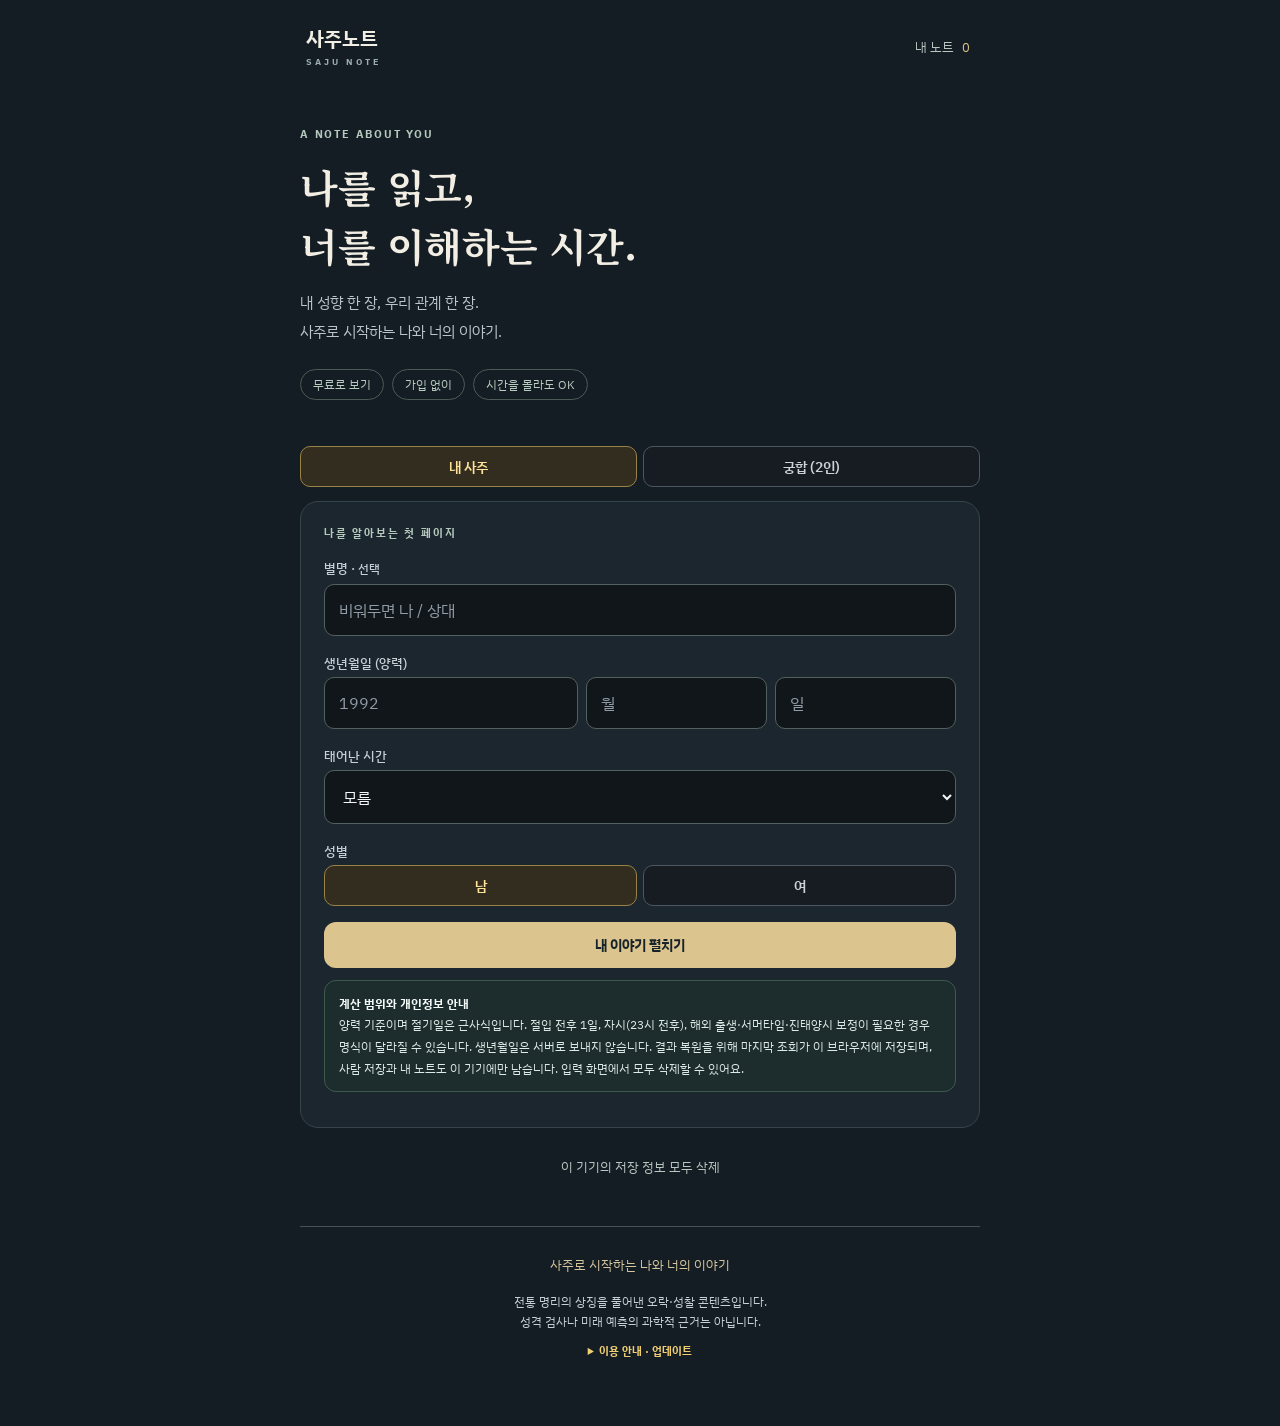
<file: index.html>
<!DOCTYPE html>
<html lang="ko">
<head>
<meta charset="UTF-8">
<meta name="viewport" content="width=device-width, initial-scale=1.0">
<title>사주노트 | 나를 이해하는 가장 쉬운 사주</title>
<meta name="description" content="내 성향 한 장, 우리 관계 한 장. 사주로 시작하는 나와 너의 이야기.">
<meta name="theme-color" content="#171B20">
<link rel="canonical" href="https://sajuapp-181.pages.dev/">
<link rel="icon" type="image/png" href="/saju-icon.png">
<link rel="apple-touch-icon" href="/saju-icon.png">
<meta property="og:locale" content="ko_KR">
<meta property="og:type" content="website">
<meta property="og:site_name" content="사주노트">
<meta property="og:title" content="사주노트 | 나를 이해하는 가장 쉬운 사주">
<meta property="og:description" content="내 성향 한 장, 우리 관계 한 장. 사주로 시작하는 나와 너의 이야기.">
<meta property="og:url" content="https://sajuapp-181.pages.dev/">
<meta property="og:image" content="https://sajuapp-181.pages.dev/saju-share-cover.png">
<meta property="og:image:width" content="1200">
<meta property="og:image:height" content="630">
<meta property="og:image:alt" content="사주노트 공유 이미지">
<meta name="twitter:card" content="summary_large_image">
<meta name="twitter:title" content="사주노트 | 나를 이해하는 가장 쉬운 사주">
<meta name="twitter:description" content="내 성향 한 장, 우리 관계 한 장. 사주로 시작하는 나와 너의 이야기.">
<meta name="twitter:image" content="https://sajuapp-181.pages.dev/saju-share-cover.png">
<!-- Engine: v4.5 logic audit / Public UI: v4.6 easy-read benchmark / Update: 2026-07-13 -->
<link rel="stylesheet" href="css/base.css"><link rel="stylesheet" href="css/experience.css">
</head><body class="dark-theme"><a class="skip" href="#app">본문으로 건너뛰기</a><div class="wrap" id="app"></div><div id="toast" role="status" aria-live="polite"></div>
<script src="js/characters.js"></script><script src="js/storage.js"></script><script src="js/engine.js"></script><script src="js/experience.js"></script></body></html>
</file>
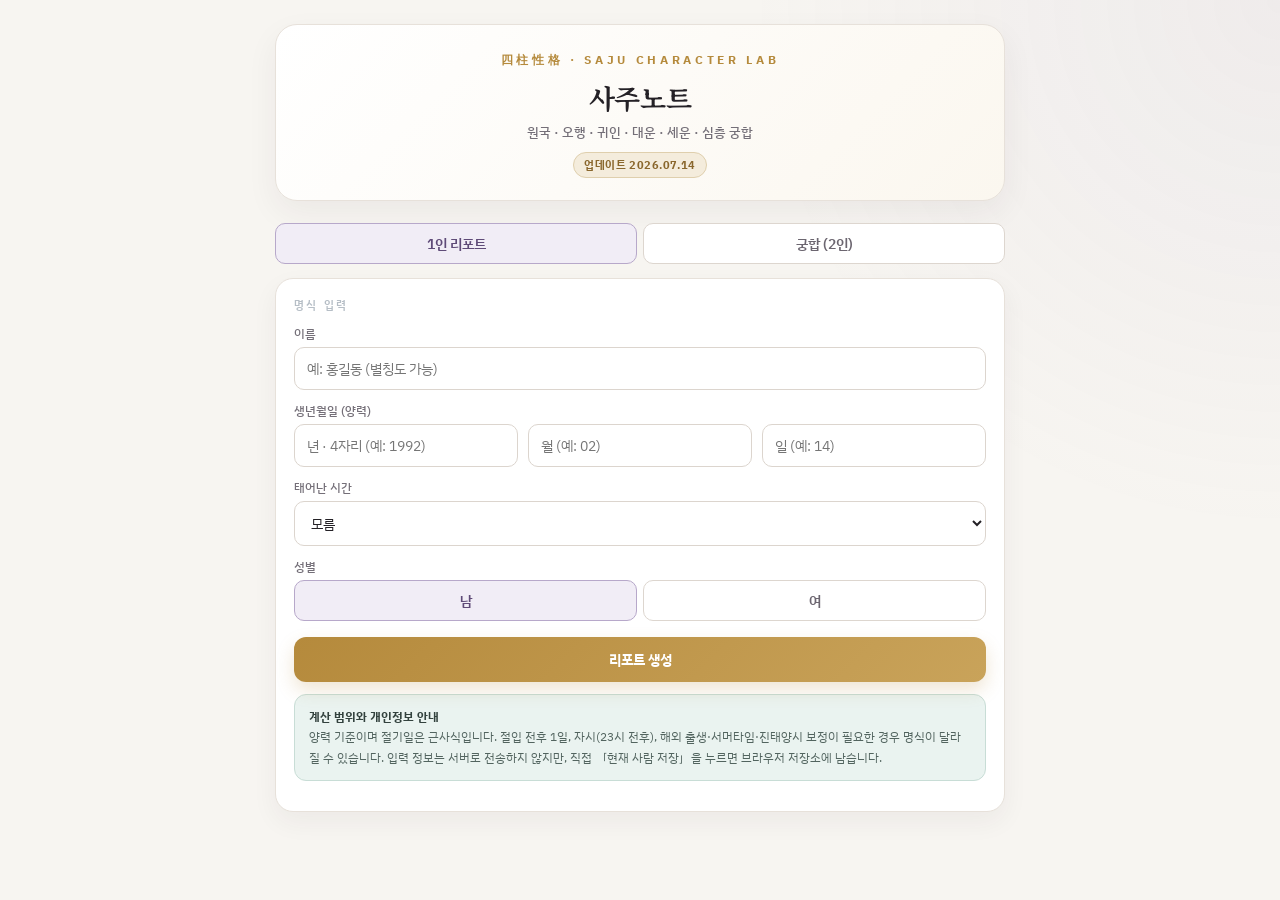
<file: saju-note-v6.1-mobile-index.html>
<!DOCTYPE html>
<html lang="ko">
<head>
<meta charset="UTF-8">
<meta name="viewport" content="width=device-width, initial-scale=1.0">
<title>사주노트 | 나를 읽는 사주·궁합</title>
<meta name="description" content="생년월일과 출생시간으로 나의 핵심 성향, 원국, 오행, 귀인, 대운·세운과 2인 궁합을 한눈에 살펴보세요.">
<meta name="theme-color" content="#191D22">
<link rel="canonical" href="https://jaayunss.netlify.app/">
<link rel="icon" type="image/png" href="/saju-icon.png">
<link rel="apple-touch-icon" href="/saju-icon.png">
<meta property="og:locale" content="ko_KR">
<meta property="og:type" content="website">
<meta property="og:site_name" content="사주노트">
<meta property="og:title" content="사주노트 | 나를 읽는 사주·궁합">
<meta property="og:description" content="나의 핵심 성향부터 원국·오행·귀인·대운과 두 사람의 심층 궁합까지 무료로 확인하세요.">
<meta property="og:url" content="https://jaayunss.netlify.app/">
<meta property="og:image" content="https://jaayunss.netlify.app/saju-share-cover.png">
<meta property="og:image:width" content="1200">
<meta property="og:image:height" content="630">
<meta property="og:image:alt" content="사주노트 공유 이미지">
<meta name="twitter:card" content="summary_large_image">
<meta name="twitter:title" content="사주노트 | 나를 읽는 사주·궁합">
<meta name="twitter:description" content="원국·오행·귀인·대운·세운과 2인 궁합을 한눈에 확인하세요.">
<meta name="twitter:image" content="https://jaayunss.netlify.app/saju-share-cover.png">
<!-- Engine: v4.5 logic audit / Public UI: v4.6 easy-read benchmark / Update: 2026-07-13 -->
<style>
@import url('https://fonts.googleapis.com/css2?family=Noto+Serif+KR:wght@400;600;700&family=IBM+Plex+Sans+KR:wght@400;500;600&display=swap');
*{box-sizing:border-box;margin:0;font-family:'IBM Plex Sans KR',system-ui,sans-serif}
html{background:#191D22}
body{background:#191D22;color:#F0F2F4}
.wrap{max-width:720px;margin:0 auto;padding:32px 16px 64px}
.serif,h1,h2,h3,.plate,.gz{font-family:'Noto Serif KR',serif}
header{text-align:center;margin-bottom:22px;padding:26px 18px 22px;background:#12151A;border-radius:16px;border:1px solid rgba(229,196,101,.3)}
.overline{font-size:11.5px;letter-spacing:.32em;color:#E5C465;font-weight:700}
h1{font-size:27px;color:#F7F1E1;margin-top:10px;font-weight:700;letter-spacing:-.01em}
.sub{font-size:12.5px;color:#C9CFD5;margin-top:6px;font-weight:500}
.update-badge{display:inline-flex;align-items:center;justify-content:center;margin-top:11px;padding:4px 10px;border-radius:999px;border:1px solid rgba(229,196,101,.38);background:rgba(229,196,101,.08);color:#E5C465;font-size:10.5px;font-weight:700;letter-spacing:.04em}
nav{display:flex;gap:4px;background:rgba(255,255,255,.05);border:1px solid rgba(255,255,255,.12);border-radius:999px;padding:4px;margin-bottom:20px;overflow-x:auto}
.tabbtn{flex:1;border:0;background:none;color:#C3CBD3;font-size:11.5px;font-weight:600;padding:9px 6px;border-radius:999px;cursor:pointer;white-space:nowrap}
.tabbtn.on{background:#F7F1E1;color:#191d22}
.card{background:#242A31;border:1px solid rgba(255,255,255,.14);border-radius:16px;padding:18px;margin-bottom:14px;box-shadow:0 2px 10px rgba(0,0,0,.25)}
.subcard{background:rgba(0,0,0,.28);border:1px solid rgba(255,255,255,.1);border-radius:12px;padding:12px 14px;margin-top:10px}
.eyebrow{font-size:10.5px;letter-spacing:.22em;color:#B6BEC6;margin-bottom:8px;font-weight:600}
.cardtitle{font-size:15.5px;font-weight:700;color:#F7F1E1;margin-bottom:6px}
.body{font-size:14px;line-height:1.85;color:#F0F2F4}
.body.sm{font-size:13px;color:#D8DEE3}
.dim{font-size:12px;color:#C3CBD3;line-height:1.65}
.faint{color:#B6BEC6}.cream{color:#F7F1E1}
.note{text-align:center;font-size:11.5px;color:#C3CBD3;margin-top:12px;line-height:1.65}
/* 원국판 */
.plate{display:grid;gap:7px;margin-top:12px}
.pcol{background:rgba(0,0,0,.3);border:1px solid rgba(255,255,255,.12);border-radius:12px;padding:11px 4px;text-align:center}
.pcol.day{border-color:rgba(217,180,74,.65);background:rgba(217,180,74,.1)}
.ppos{font-size:10.5px;color:#C3CBD3;letter-spacing:.12em;font-weight:600}
.pgod{font-size:11px;color:#D8DEE3;margin-top:4px}
.pchar{font-size:27px;font-weight:700;margin:3px 0;line-height:1.3}
.pk{font-size:10.5px;color:#B6BEC6}
.phid{font-size:10.5px;color:#D8DEE3;margin-top:6px;line-height:1.6}
.puns{font-size:11px;margin-top:6px;color:#D8DEE3;font-weight:500}
.psal{font-size:9.5px;margin-top:4px;color:#E5C465;line-height:1.5}
/* 오행 바 */
.ebar{display:flex;height:13px;border-radius:6px;overflow:hidden;margin:10px 0 8px}
.eleg{display:flex;gap:12px;flex-wrap:wrap;font-size:12px;color:#D8DEE3;font-weight:500}
.edot{display:inline-block;width:9px;height:9px;border-radius:50%;margin-right:5px;vertical-align:baseline}
/* 게이지 */
.gauge{height:11px;border-radius:6px;background:rgba(255,255,255,.1);overflow:hidden;margin:8px 0 5px}
.gfill{height:100%;border-radius:6px;background:linear-gradient(90deg,#6FA3D6,#E5C465,#EA6B5C)}
.gscale{display:flex;justify-content:space-between;font-size:10.5px;color:#B6BEC6}
/* 대운 스트립 */
.dstrip{display:flex;gap:6px;overflow-x:auto;padding:4px 0 8px}
.dcell{min-width:60px;text-align:center;border:1px solid rgba(255,255,255,.14);border-radius:10px;padding:9px 4px;cursor:pointer;background:rgba(0,0,0,.25)}
.dcell.now{border-color:#E5C465;background:rgba(229,196,101,.14);box-shadow:0 0 12px rgba(229,196,101,.3)}
.dcell.sel{border-color:#F7F1E1}
.dage{font-size:10.5px;color:#D8DEE3;font-weight:600}
.dgz{font-size:18px;color:#F7F1E1;margin:2px 0}
.dgod{font-size:10px;color:#C3CBD3;line-height:1.4}
/* 세운 */
.yrow{display:flex;gap:10px;align-items:flex-start;padding:13px 0;border-bottom:1px solid rgba(255,255,255,.1)}
.yrow:last-child{border-bottom:0}
.ybox{min-width:76px;text-align:center}
.yyr{font-size:11.5px;color:#D8DEE3;font-weight:600}
.ygz{font-size:20px;color:#F7F1E1}
.yage{font-size:10.5px;color:#B6BEC6}
.tags{display:flex;gap:5px;flex-wrap:wrap;margin-bottom:6px}
.tag{font-size:10px;padding:3px 9px;border-radius:999px;border:1px solid;font-weight:600}
/* 입력 */
.inp{width:100%;background:rgba(0,0,0,.35);border:1px solid rgba(255,255,255,.18);border-radius:10px;color:#F7F1E1;padding:11px 12px;font-size:14px}
.inp:focus{outline:none;border-color:#E5C465}
label{font-size:11.5px;color:#C3CBD3;display:block;margin:12px 0 5px;font-weight:500}
.row2{display:grid;grid-template-columns:1fr 1fr;gap:10px}
.row3{display:grid;grid-template-columns:1fr 1fr 1fr;gap:10px}
.btn{width:100%;border:0;border-radius:12px;padding:13px;font-size:14px;font-weight:700;cursor:pointer;margin-top:16px}
.btn-gold{background:#E5C465;color:#191d22}
.btn-ghost{background:none;border:1px solid rgba(255,255,255,.25);color:#F0F2F4;font-size:12.5px;padding:10px;margin-top:10px;font-weight:500}
.seg{display:flex;gap:6px}
.segbtn{flex:1;border:1px solid rgba(255,255,255,.18);background:rgba(0,0,0,.35);color:#C3CBD3;border-radius:10px;padding:10px;font-size:13.5px;font-weight:600;cursor:pointer}
.segbtn.on{border-color:#E5C465;color:#F7F1E1;background:rgba(229,196,101,.14)}
.err{color:#F0897C;font-size:12.5px;margin-top:8px;text-align:center}
footer{border-top:1px solid rgba(255,255,255,.1);margin-top:32px;padding-top:16px;text-align:center}
.chipline{display:flex;gap:6px;flex-wrap:wrap;margin-top:8px}
.chip{font-size:11px;padding:3px 10px;border-radius:999px;border:1px solid rgba(255,255,255,.22);color:#D8DEE3;font-weight:500}
.hl{color:#E5C465;font-weight:600}
.spin{display:inline-block;width:14px;height:14px;border:2px solid rgba(255,255,255,.25);border-top-color:#191d22;border-radius:50%;animation:sp 1s linear infinite;vertical-align:middle;margin-right:6px}
@keyframes sp{to{transform:rotate(360deg)}}
@media(prefers-reduced-motion:reduce){.spin{animation:none}}
:focus-visible{outline:3px solid #E5C465;outline-offset:3px}
.skip{position:fixed;left:12px;top:-60px;z-index:999;background:#F7F1E1;color:#191d22;padding:10px 14px;border-radius:8px;font-weight:700}
.skip:focus{top:12px}
.notice{background:rgba(111,163,214,.10);border:1px solid rgba(111,163,214,.38);border-radius:12px;padding:12px 14px;margin:12px 0;font-size:12px;line-height:1.7;color:#D8DEE3}
.notice strong{color:#F7F1E1}
.toolbar{display:flex;gap:8px;flex-wrap:wrap;margin:10px 0 16px}
.toolbar .btn{width:auto;flex:1;min-width:130px;margin-top:0}
details{margin-top:10px} summary{cursor:pointer;color:#E5C465;font-size:12px;font-weight:700}
@page{size:A4;margin:14mm 13mm 16mm}
.print-only{display:none}
.pro-grid{display:grid;grid-template-columns:repeat(2,minmax(0,1fr));gap:10px;margin-top:12px}
.pro-metric{background:rgba(0,0,0,.25);border:1px solid rgba(255,255,255,.12);border-radius:12px;padding:13px}
.pro-score{font-size:23px;font-weight:700;color:#F7F1E1;margin:3px 0}
.pro-list{display:grid;gap:8px;margin-top:10px}
.pro-row{display:grid;grid-template-columns:62px 1fr;gap:10px;align-items:start;padding:10px 0;border-bottom:1px solid rgba(255,255,255,.1)}
.pro-row:last-child{border-bottom:0}
.pro-year{font-weight:700;color:#E5C465}
.pro-section-title{font-family:'Noto Serif KR',serif;font-size:20px;color:#F7F1E1;margin:28px 0 12px;padding-bottom:8px;border-bottom:2px solid rgba(229,196,101,.55)}
.confidence-panel{display:grid;grid-template-columns:repeat(3,1fr);gap:8px;margin-top:10px}.confidence-item{padding:10px;border-radius:10px;background:rgba(0,0,0,.22);border:1px solid rgba(255,255,255,.11)}.evidence{font-size:11px;color:#C3CBD3;line-height:1.65;margin-top:7px}.commercial-stamp{display:inline-block;padding:4px 9px;border:1px solid rgba(229,196,101,.5);border-radius:999px;color:#E5C465;font-size:10px;font-weight:700;letter-spacing:.08em}.quality-badge{display:inline-flex;align-items:center;gap:5px;font-size:10.5px;padding:4px 9px;border-radius:999px;background:rgba(125,184,137,.12);border:1px solid rgba(125,184,137,.45);color:#9FD3AA;margin:3px 4px 3px 0}
@media(max-width:520px){.confidence-panel{grid-template-columns:1fr}.pro-grid{grid-template-columns:1fr}.pro-row{grid-template-columns:54px 1fr}}

/* v4.6 EASY READ · benchmarked information design */
.hero-summary{background:linear-gradient(145deg,rgba(247,241,225,.10),rgba(111,163,214,.08));border:1px solid rgba(229,196,101,.35);border-radius:18px;padding:18px;margin-bottom:14px;overflow:hidden;position:relative}
.hero-summary:after{content:"四柱";position:absolute;right:-10px;top:-24px;font-family:'Noto Serif KR',serif;font-size:96px;font-weight:700;color:rgba(229,196,101,.045);pointer-events:none}
.hero-kicker{font-size:11px;letter-spacing:.2em;color:#E5C465;font-weight:700}
.hero-title{font-family:'Noto Serif KR',serif;font-size:23px;line-height:1.42;color:#F7F1E1;margin:8px 0 6px;max-width:560px}
.hero-copy{font-size:13px;line-height:1.75;color:#D8DEE3;max-width:590px}
.core-grid{display:grid;grid-template-columns:repeat(4,minmax(0,1fr));gap:9px;margin:12px 0 14px}
.core-card{background:#242A31;border:1px solid rgba(255,255,255,.13);border-radius:15px;padding:14px 10px;text-align:center;min-height:132px;display:flex;flex-direction:column;align-items:center;justify-content:flex-start}
.core-icon{width:48px;height:48px;border-radius:50%;display:flex;align-items:center;justify-content:center;background:rgba(247,241,225,.08);font-size:22px;margin-bottom:9px;border:1px solid rgba(255,255,255,.09)}
.core-label{font-size:10.5px;color:#B6BEC6;margin-bottom:5px}
.core-value{font-size:14px;font-weight:700;color:#F7F1E1;line-height:1.45}
.core-desc{font-size:10.5px;color:#C3CBD3;line-height:1.55;margin-top:5px}
.year-focus{display:grid;grid-template-columns:1fr 1fr;gap:10px;margin:10px 0 14px}
.focus-card{border-radius:15px;padding:15px;border:1px solid rgba(255,255,255,.12);background:rgba(0,0,0,.24)}
.focus-card.good{border-color:rgba(125,184,137,.42);background:rgba(125,184,137,.08)}
.focus-card.care{border-color:rgba(234,107,92,.34);background:rgba(234,107,92,.07)}
.focus-title{font-size:11px;font-weight:700;letter-spacing:.08em;margin-bottom:7px}
.focus-card.good .focus-title{color:#9FD3AA}.focus-card.care .focus-title{color:#F0A198}
.focus-main{font-size:15px;color:#F7F1E1;font-weight:700;line-height:1.45;margin-bottom:5px}
.focus-copy{font-size:12px;color:#D8DEE3;line-height:1.65}
.quick-nav{display:grid;grid-template-columns:repeat(4,minmax(0,1fr));gap:8px;margin:10px 0 14px}
.quick-btn{border:1px solid rgba(255,255,255,.12);background:#242A31;border-radius:14px;padding:13px 7px;color:#F0F2F4;cursor:pointer;text-align:center;font-size:11px;line-height:1.4;font-weight:700}
.quick-btn span{display:block;font-size:20px;margin-bottom:5px}.quick-btn:hover{border-color:#E5C465;transform:translateY(-1px)}
.ring-grid{display:grid;grid-template-columns:repeat(4,minmax(0,1fr));gap:10px;margin-top:12px}
.ring-item{text-align:center;padding:10px 4px;background:rgba(0,0,0,.18);border-radius:14px;border:1px solid rgba(255,255,255,.09)}
.score-ring{--score:50;width:68px;height:68px;margin:0 auto 7px;border-radius:50%;background:conic-gradient(#E5C465 calc(var(--score)*1%),rgba(255,255,255,.09) 0);display:grid;place-items:center;position:relative}
.score-ring:after{content:"";position:absolute;inset:7px;border-radius:50%;background:#242A31}
.score-ring strong{position:relative;z-index:1;font-size:17px;color:#F7F1E1}.ring-label{font-size:11px;color:#D8DEE3;font-weight:600}.ring-note{font-size:9.5px;color:#9FA8B1;margin-top:3px}
.section-intro{display:flex;align-items:flex-start;justify-content:space-between;gap:12px;margin-bottom:10px}.section-intro .cardtitle{margin:0}.section-chip{font-size:10px;border:1px solid rgba(229,196,101,.35);color:#E5C465;border-radius:999px;padding:4px 8px;white-space:nowrap}
.domain-layout{display:grid;grid-template-columns:1fr 1fr;gap:9px;margin:10px 0}.domain-box{background:rgba(0,0,0,.22);border:1px solid rgba(255,255,255,.1);border-radius:12px;padding:12px}.domain-box h4{font-size:11px;color:#E5C465;margin-bottom:6px}.domain-box p{font-size:12px;line-height:1.65;color:#D8DEE3}
.domain-actions{display:grid;gap:6px;margin-top:10px}.action-line{display:flex;gap:8px;align-items:flex-start;font-size:12px;line-height:1.6;color:#D8DEE3}.action-num{min-width:21px;height:21px;border-radius:50%;display:grid;place-items:center;background:rgba(229,196,101,.12);color:#E5C465;font-size:10px;font-weight:700}
.read-more{margin-top:10px;border-top:1px solid rgba(255,255,255,.08);padding-top:9px}.read-more summary{display:flex;align-items:center;justify-content:space-between}.read-more summary:after{content:"상세";font-size:9px;color:#B6BEC6;border:1px solid rgba(255,255,255,.14);border-radius:999px;padding:2px 7px}
.share-card{background:linear-gradient(135deg,#12151A,#2A3038);border:1px solid rgba(229,196,101,.42);border-radius:17px;padding:18px;text-align:center;margin-bottom:14px}.share-mark{font-family:'Noto Serif KR',serif;color:#E5C465;font-size:12px;letter-spacing:.25em}.share-main{font-family:'Noto Serif KR',serif;font-size:22px;color:#F7F1E1;margin:8px 0}.share-tags{display:flex;gap:6px;justify-content:center;flex-wrap:wrap}.share-tags span{font-size:10.5px;border:1px solid rgba(255,255,255,.17);border-radius:999px;padding:4px 9px;color:#D8DEE3}
.theme-toggle{min-width:115px!important}
/* light reading mode */
body.light-theme,body.light-theme html{background:#F4F5F6;color:#202327}
body.light-theme .wrap{color:#202327}
body.light-theme header{background:#fff;border-color:#E2D4A2;box-shadow:0 4px 18px rgba(26,31,37,.06)}
body.light-theme h1,body.light-theme .hero-title,body.light-theme .cardtitle,body.light-theme .cream,body.light-theme .core-value,body.light-theme .focus-main,body.light-theme .share-main,body.light-theme .score-ring strong{color:#202327}
body.light-theme .sub,body.light-theme .body,body.light-theme .body.sm,body.light-theme .dim,body.light-theme .core-desc,body.light-theme .hero-copy,body.light-theme .focus-copy,body.light-theme .ring-label,body.light-theme .domain-box p,body.light-theme .action-line{color:#555E67}
body.light-theme nav{background:#fff;border-color:#E1E4E7;box-shadow:0 2px 12px rgba(20,25,30,.04)}
body.light-theme .tabbtn{color:#6B737C}body.light-theme .tabbtn.on{background:#202327;color:#fff}
body.light-theme .card,body.light-theme .core-card,body.light-theme .quick-btn,body.light-theme .pro-metric{background:#fff;border-color:#E1E4E7;box-shadow:0 3px 16px rgba(25,30,35,.055)}
body.light-theme .hero-summary{background:linear-gradient(145deg,#FFFDF5,#F2F7FB);border-color:#E5D8A8}
body.light-theme .subcard,body.light-theme .domain-box,body.light-theme .ring-item,body.light-theme .focus-card{background:#F7F8F9;border-color:#E5E7E9}
body.light-theme .focus-card.good{background:#F3FAF5;border-color:#BFE0C6}body.light-theme .focus-card.care{background:#FFF6F4;border-color:#E9C3BD}
body.light-theme .score-ring:after{background:#fff}
body.light-theme .share-card{background:linear-gradient(135deg,#FFFDF6,#F1F5F8);border-color:#DCCB8C}
body.light-theme .share-tags span{color:#59616A;border-color:#D7DBDF}
body.light-theme .inp{background:#fff;border-color:#D5DADF;color:#202327}body.light-theme .segbtn{background:#fff;border-color:#D5DADF;color:#616A73}body.light-theme .segbtn.on{background:#FFF8DD;color:#202327;border-color:#D6B84F}
body.light-theme .btn-ghost{color:#31363B;border-color:#C8CDD2;background:#fff}
body.light-theme .keyline{color:#25292D;background:#FFF8DD}
body.light-theme .notice{color:#4F5962;background:#F2F7FB}
body.light-theme footer{border-color:#DDE1E4}
@media(max-width:620px){.core-grid,.quick-nav,.ring-grid{grid-template-columns:repeat(2,minmax(0,1fr))}.domain-layout{grid-template-columns:1fr}.year-focus{grid-template-columns:1fr}.core-card{min-height:118px}}

@media print{
  html,body{background:#fff!important;color:#111!important;font-size:10.5pt}
  body.printing-all #app{display:none!important}
  body.printing-all #print-root{display:block!important}
  .wrap{max-width:none;padding:0}.print-only{display:block}
  .card,header,.subcard,.pro-metric{background:#fff!important;color:#111!important;border:1px solid #bbb!important;box-shadow:none!important}
  header{break-after:avoid-page}.card{break-inside:auto;page-break-inside:auto}.subcard,.pro-metric,.yrow,.pro-row{break-inside:avoid;page-break-inside:avoid}
  .body,.body.sm,.dim,.faint,.sub,.note,.aside,.eyebrow,.ppos,.pgod,.pk,.phid,.puns,.dage,.dgod,.yage{color:#222!important}
  nav,.toolbar,.btn,.skip,.screen-only{display:none!important}
  .cream,.cardtitle,h1,h2,h3,.pro-score,.pro-section-title,.pchar,.dgz,.ygz{color:#111!important}
  .hl,.pro-year{color:#765c00!important}.keyline{color:#111!important;background:#f7f1df!important;border-left-color:#9b7b16!important}
  .card,.subcard{border-radius:6px}.pro-section-title{break-before:page;margin-top:0;padding-top:0}
  .print-cover{height:245mm;display:flex;flex-direction:column;justify-content:center;text-align:center;break-after:page}
  .print-cover h1{font-size:30pt}.print-cover .overline{color:#765c00!important}.print-meta{margin-top:24px;font-size:12pt;line-height:1.9}
  .print-toc{break-after:page}.print-toc ol{line-height:2;font-size:12pt;padding-left:28px}
  footer{display:none!important}
}

.aiout p{margin-bottom:12px}
.divider{height:1px;background:rgba(255,255,255,.1);margin:14px 0}
.keyline{font-size:14.5px;font-weight:700;color:#F7F1E1;background:rgba(229,196,101,.12);border-left:3px solid #E5C465;border-radius:0 8px 8px 0;padding:9px 12px;margin:8px 0 10px;line-height:1.6}
.aside{font-size:11.5px;color:#B6BEC6;margin-top:10px;line-height:1.6}

.guin-hero{background:linear-gradient(135deg,rgba(229,196,101,.16),rgba(111,163,214,.09));border:1px solid rgba(229,196,101,.5);border-radius:16px;padding:18px;margin-bottom:14px}
.guin-grid{display:grid;grid-template-columns:repeat(2,1fr);gap:10px;margin-top:12px}.guin-card{background:rgba(0,0,0,.25);border:1px solid rgba(255,255,255,.12);border-radius:12px;padding:13px}.guin-rank{font-size:10px;color:#E5C465;letter-spacing:.12em;font-weight:700}.guin-title{font-family:'Noto Serif KR',serif;font-size:16px;color:#F7F1E1;margin:4px 0}.guin-year{display:inline-block;font-size:10px;padding:3px 8px;margin:3px 3px 0 0;border-radius:999px;border:1px solid rgba(229,196,101,.45);color:#F7F1E1;background:rgba(229,196,101,.09)}
@media(max-width:520px){.guin-grid{grid-template-columns:1fr}}


/* 궁합 심층 리포트 */
.compat-hero{background:linear-gradient(135deg,rgba(229,196,101,.16),rgba(234,107,92,.08),rgba(111,163,214,.09));border:1px solid rgba(229,196,101,.48);border-radius:16px;padding:18px;margin-bottom:14px}
.compat-type{display:inline-flex;padding:4px 10px;border-radius:999px;border:1px solid rgba(229,196,101,.45);background:rgba(229,196,101,.09);color:#E5C465;font-size:10.5px;font-weight:700;letter-spacing:.06em}
.compat-scoreline{display:flex;align-items:end;justify-content:space-between;gap:12px;margin-top:10px}.compat-bigscore{font-family:'Noto Serif KR',serif;font-size:42px;line-height:1;color:#F7F1E1;font-weight:700}.compat-archetype{font-family:'Noto Serif KR',serif;font-size:18px;color:#E5C465;text-align:right}
.compat-nav{display:flex;gap:6px;overflow-x:auto;padding:4px 0 10px;margin-bottom:8px}.compat-nav a{white-space:nowrap;text-decoration:none;font-size:10.5px;padding:6px 10px;border:1px solid rgba(255,255,255,.18);border-radius:999px;color:#D8DEE3;background:rgba(0,0,0,.22)}
.compat-grid{display:grid;grid-template-columns:repeat(2,minmax(0,1fr));gap:9px;margin-top:12px}.compat-metric{background:rgba(0,0,0,.25);border:1px solid rgba(255,255,255,.11);border-radius:12px;padding:12px}.compat-metric-top{display:flex;justify-content:space-between;gap:8px;align-items:center;font-size:11.5px;font-weight:700;color:#F7F1E1}.compat-num{font-size:16px;color:#E5C465}.compat-bar{height:7px;border-radius:999px;background:rgba(255,255,255,.10);overflow:hidden;margin:8px 0 5px}.compat-bar>span{display:block;height:100%;border-radius:999px;background:linear-gradient(90deg,#6FA3D6,#E5C465,#EA6B5C)}
.compat-duo{display:grid;grid-template-columns:1fr 1fr;gap:10px;margin-top:10px}.compat-person{background:rgba(0,0,0,.25);border:1px solid rgba(255,255,255,.11);border-radius:12px;padding:13px}.compat-person-name{font-size:12px;color:#E5C465;font-weight:700;margin-bottom:5px}
.compat-year{display:grid;grid-template-columns:58px 1fr 46px;gap:10px;align-items:center;padding:11px 0;border-bottom:1px solid rgba(255,255,255,.09)}.compat-year:last-child{border-bottom:0}.compat-year-score{text-align:right;color:#E5C465;font-weight:700}.compat-year-title{font-size:12.5px;color:#F7F1E1;font-weight:700;margin-bottom:3px}
.compat-actions{display:grid;grid-template-columns:1fr 1fr;gap:10px;margin-top:10px}.compat-action{border-radius:12px;padding:13px;border:1px solid rgba(255,255,255,.12);background:rgba(0,0,0,.22)}.compat-action.good{border-color:rgba(125,184,137,.4)}.compat-action.caution{border-color:rgba(234,107,92,.35)}.compat-action ul{padding-left:18px;margin-top:7px}.compat-action li{font-size:12.5px;line-height:1.75;color:#D8DEE3;margin-bottom:3px}
.compat-script{background:rgba(111,163,214,.10);border:1px solid rgba(111,163,214,.35);border-radius:12px;padding:13px 14px;margin-top:10px;font-size:13px;line-height:1.8;color:#F0F2F4}
.compat-anchor{scroll-margin-top:18px}.compat-highlight{display:grid;grid-template-columns:1fr 1fr;gap:8px;margin-top:10px}.compat-highlight>div{border-radius:10px;padding:10px;background:rgba(0,0,0,.22);border:1px solid rgba(255,255,255,.10)}
@media(max-width:520px){.compat-grid,.compat-duo,.compat-actions,.compat-highlight{grid-template-columns:1fr}.compat-scoreline{align-items:flex-start;flex-direction:column}.compat-archetype{text-align:left}.compat-year{grid-template-columns:52px 1fr 42px}}

.compat-visual-grid{display:grid;grid-template-columns:minmax(250px,.9fr) minmax(0,1.1fr);gap:14px;align-items:center;margin-top:14px}
.compat-chart{background:radial-gradient(circle at center,rgba(229,196,101,.08),rgba(0,0,0,.18));border:1px solid rgba(255,255,255,.11);border-radius:14px;padding:10px;overflow:hidden}
.compat-chart svg{display:block;width:100%;height:auto;max-height:360px}.compat-chart text{font-family:'IBM Plex Sans KR',system-ui,sans-serif}
.compat-chart-caption{text-align:center;font-size:10.5px;color:#B6BEC6;line-height:1.55;margin-top:5px}
.compat-element-panel{margin-top:12px}.compat-element-row{display:grid;grid-template-columns:72px 1fr;gap:10px;align-items:center;margin:9px 0}.compat-element-name{font-size:11px;color:#F7F1E1;font-weight:700;white-space:nowrap}.compat-element-bar{display:flex;height:18px;border-radius:999px;overflow:hidden;background:rgba(255,255,255,.08);border:1px solid rgba(255,255,255,.08)}.compat-element-seg{height:100%;min-width:0;position:relative}.compat-element-seg span{position:absolute;inset:0;display:flex;align-items:center;justify-content:center;font-size:8.5px;color:#15191e;font-weight:700;white-space:nowrap;overflow:hidden}
.compat-element-legend{display:flex;gap:9px;flex-wrap:wrap;margin-top:8px}.compat-element-legend span{font-size:10px;color:#C3CBD3}.compat-element-legend i{display:inline-block;width:8px;height:8px;border-radius:50%;margin-right:4px}
.compat-flow-wrap{background:linear-gradient(135deg,rgba(111,163,214,.08),rgba(229,196,101,.07));border:1px solid rgba(255,255,255,.11);border-radius:14px;padding:8px;margin-top:12px}.compat-flow-wrap svg{width:100%;height:auto;display:block}
.compat-timeline-chart{margin-top:12px;background:rgba(0,0,0,.20);border:1px solid rgba(255,255,255,.10);border-radius:14px;padding:8px}.compat-timeline-chart svg{display:block;width:100%;height:auto}
.visual-key{display:flex;gap:8px;flex-wrap:wrap;justify-content:center;margin-top:7px}.visual-key span{font-size:9.5px;color:#B6BEC6}.visual-key i{display:inline-block;width:18px;height:3px;border-radius:3px;margin-right:4px;vertical-align:middle}
@media(max-width:620px){.compat-visual-grid{grid-template-columns:1fr}.compat-chart svg{max-height:none}.compat-element-row{grid-template-columns:62px 1fr}}
@media print{.compat-chart,.compat-flow-wrap,.compat-timeline-chart{background:#fff!important;border:1px solid #aaa!important}.compat-chart svg,.compat-flow-wrap svg,.compat-timeline-chart svg{max-width:175mm;margin:auto}.compat-element-name,.compat-element-legend span,.compat-chart-caption{color:#222!important}}


/* v5 캐릭터 콘텐츠 */
.character-hero{background:linear-gradient(145deg,rgba(229,196,101,.16),rgba(111,163,214,.10));border:1px solid rgba(229,196,101,.38);border-radius:18px;padding:22px;margin-bottom:14px;position:relative;overflow:hidden}
.character-hero:after{content:"CHARACTER";position:absolute;right:-8px;top:-4px;font-size:44px;font-weight:800;color:rgba(255,255,255,.035);letter-spacing:.08em}
.meme-line{font-family:'Noto Serif KR',serif;font-size:24px;line-height:1.45;color:#F7F1E1;font-weight:700;margin:8px 0}
.character-badges{display:flex;gap:6px;flex-wrap:wrap}.character-badge{font-size:11px;padding:5px 10px;border:1px solid rgba(229,196,101,.35);border-radius:999px;color:#E5C465;background:rgba(0,0,0,.18)}
.character-grid{display:grid;grid-template-columns:1fr 1fr;gap:10px}.character-card{background:rgba(0,0,0,.25);border:1px solid rgba(255,255,255,.11);border-radius:14px;padding:14px}.character-card h4{font-size:12px;color:#E5C465;margin:0 0 7px}.character-card .big{font-size:16px;font-weight:700;color:#F7F1E1;line-height:1.55}
.scene-list{display:grid;gap:10px}.scene-card{border:1px solid rgba(255,255,255,.12);border-radius:15px;overflow:hidden;background:rgba(0,0,0,.20)}.scene-q{padding:10px 13px;background:rgba(255,255,255,.05);font-size:12px;color:#C3CBD3;font-weight:700}.scene-a{padding:15px;font-size:15px;line-height:1.65;color:#F7F1E1;font-weight:600}.scene-note{padding:0 15px 13px;color:#B6BEC6;font-size:11px;line-height:1.5}
.speech-wrap{display:grid;grid-template-columns:1fr 1fr;gap:10px;margin-top:10px}.speech-person{font-size:11px;color:#E5C465;font-weight:700;margin-bottom:6px}.speech-bubble{position:relative;background:rgba(255,255,255,.07);border-radius:14px;padding:13px;font-size:13px;line-height:1.55;color:#F7F1E1;min-height:76px}.speech-bubble:after{content:"";position:absolute;bottom:-7px;left:22px;border-width:7px 7px 0;border-style:solid;border-color:rgba(255,255,255,.07) transparent transparent}.compat-fun-tip{margin-top:10px;padding:10px 12px;border-left:3px solid #E5C465;background:rgba(229,196,101,.08);font-size:12px;line-height:1.6;color:#D8DEE3}
.history-card{display:grid;grid-template-columns:70px 1fr;gap:13px;align-items:center}.history-emblem{width:66px;height:66px;border-radius:50%;display:flex;align-items:center;justify-content:center;font-size:30px;background:rgba(229,196,101,.12);border:1px solid rgba(229,196,101,.42)}
.share-meme{border:1px dashed rgba(229,196,101,.55);border-radius:14px;padding:16px;text-align:center;background:rgba(229,196,101,.07)}
body.light-theme .character-hero,body.light-theme .character-card,body.light-theme .scene-card{background:#fff}body.light-theme .meme-line,body.light-theme .character-card .big,body.light-theme .scene-a,body.light-theme .speech-bubble{color:#202327}body.light-theme .speech-bubble{background:#F0F1F3}body.light-theme .scene-q{background:#F5F3EC;color:#626971}
@media(max-width:560px){.character-grid,.speech-wrap{grid-template-columns:1fr}.meme-line{font-size:21px}.history-card{grid-template-columns:54px 1fr}.history-emblem{width:52px;height:52px;font-size:24px}}
@media print{.character-hero,.character-card,.scene-card,.speech-bubble,.share-meme{break-inside:avoid}.screen-only{display:none!important}}

/* v6 visual polish */
:root{--pink:#F4A7B9;--lav:#B9A7F4;--mint:#9FD8C2;--peach:#F5C79E}
.cute-hero{display:grid;grid-template-columns:72px 1fr;gap:15px;align-items:center;background:linear-gradient(145deg,rgba(244,167,185,.18),rgba(185,167,244,.13),rgba(159,216,194,.10))}
.hero-mascot{width:64px;height:64px;border-radius:22px;display:grid;place-items:center;font-size:34px;background:linear-gradient(145deg,#fff3f6,#f0ecff);box-shadow:0 10px 28px rgba(0,0,0,.22);transform:rotate(-3deg)}
.scene-list{display:grid;gap:14px;margin-top:12px}.scene-card{padding:0;overflow:hidden;border-radius:18px;background:rgba(12,15,20,.55);border:1px solid rgba(255,255,255,.12);box-shadow:0 8px 24px rgba(0,0,0,.14)}
.scene-q{display:flex;align-items:center;gap:10px;padding:15px 17px;font-size:16px;font-weight:800;line-height:1.45;color:#fff;background:linear-gradient(90deg,rgba(244,167,185,.18),rgba(185,167,244,.12))}.scene-icon{font-size:20px;flex:0 0 auto}.scene-a{padding:17px;font-size:15px;font-weight:600;line-height:1.75;color:#F7F1E1}.scene-tip{margin:0 17px 16px;padding:10px 12px;border-radius:12px;background:rgba(159,216,194,.10);color:#BFE8D7;font-size:12px;line-height:1.55}.character-disclaimer{margin-top:16px;padding-top:14px;border-top:1px dashed rgba(255,255,255,.14);font-size:11px;line-height:1.6;color:#98A1AA;text-align:center}
.character-card{position:relative;overflow:hidden}.character-card:after{content:'✦';position:absolute;right:10px;top:8px;color:rgba(244,167,185,.22);font-size:22px}.character-card h4{font-size:14px}.character-card .big{font-size:14px;font-weight:600;line-height:1.7}
.saved-people-note{font-size:12px;color:#AAB2BB}
body.light-theme .scene-card{background:#fff;border-color:#E9E3EA;box-shadow:0 8px 22px rgba(76,57,80,.08)}body.light-theme .scene-q{color:#353038;background:linear-gradient(90deg,#FFF1F5,#F3F0FF)}body.light-theme .scene-a{color:#2B2E31}body.light-theme .scene-tip{background:#EEF9F4;color:#386A59}body.light-theme .character-disclaimer{color:#747B83;border-color:#E2E2E2}
@media(max-width:560px){.cute-hero{grid-template-columns:56px 1fr}.hero-mascot{width:52px;height:52px;border-radius:18px;font-size:28px}.scene-q{font-size:15px;padding:14px}.scene-a{font-size:14px;padding:15px}.character-card h4{font-size:13px}}


/* v6.1 Saju Note light editorial theme */
:root{
  --bg:#f7f5f1;--surface:#ffffff;--surface-soft:#fbfaf8;--ink:#242126;--muted:#746f78;
  --line:#e7e1da;--gold:#b58a3c;--gold-soft:#f4ecdc;--lav:#8e79a8;--lav-soft:#f1edf6;
  --mint:#72978a;--mint-soft:#eaf3f0;--rose:#b8757d;--rose-soft:#f8ecee;
}
html,body{background:var(--bg)!important;color:var(--ink)!important}
body{background:radial-gradient(circle at top right,rgba(142,121,168,.08),transparent 34%),var(--bg)!important}
.wrap{max-width:760px;padding:24px 15px 72px}
header{background:linear-gradient(135deg,#fff,#fbf7ef)!important;border:1px solid var(--line)!important;box-shadow:0 12px 32px rgba(47,39,50,.06)!important;border-radius:22px!important}
.overline{color:var(--gold)!important}.sub,.dim,.faint,.note,label,.core-desc,.hero-copy,.focus-copy,.body.sm{color:var(--muted)!important}
h1,h2,h3,.cardtitle,.hero-title,.core-value,.focus-main,.cream{color:var(--ink)!important}
.update-badge{border-color:#dfcfad!important;background:var(--gold-soft)!important;color:#8a672d!important}
nav{background:#ece8e2!important;border:1px solid var(--line)!important;box-shadow:inset 0 1px 0 rgba(255,255,255,.8)}
.tabbtn{color:#69636c!important}.tabbtn.on{background:#fff!important;color:var(--ink)!important;box-shadow:0 3px 10px rgba(47,39,50,.08)}
.card,.core-card{background:var(--surface)!important;border:1px solid var(--line)!important;box-shadow:0 10px 26px rgba(47,39,50,.055)!important;border-radius:18px!important}
.subcard,.pro-metric,.confidence-item,.focus-card,.pcol,.dcell{background:var(--surface-soft)!important;border-color:var(--line)!important}
.pcol.day{background:var(--gold-soft)!important;border-color:#d6bd88!important}
.body{color:#3d3940!important}.hl,.psal,details summary,.pro-year{color:var(--gold)!important}
.inp{background:#fff!important;color:var(--ink)!important;border:1px solid #dcd5ce!important}.inp:focus{border-color:var(--lav)!important;box-shadow:0 0 0 3px rgba(142,121,168,.12)!important}
.segbtn{background:#fff!important;color:#6c6670!important;border-color:#ddd6cf!important}.segbtn.on{background:var(--lav-soft)!important;color:#5f4b78!important;border-color:#b7a8ca!important}
.btn-gold{background:linear-gradient(135deg,#b58a3c,#c9a35a)!important;color:#fff!important;box-shadow:0 8px 18px rgba(181,138,60,.22)}
.btn-ghost{background:#fff!important;color:#514b55!important;border-color:#dcd5ce!important}
.notice{background:var(--mint-soft)!important;border-color:#c8ddd6!important;color:#52645f!important}.notice strong{color:#33423e!important}
.hero-summary{background:linear-gradient(145deg,#fff,#f7f1e8)!important;border-color:#dfcfad!important;box-shadow:0 12px 30px rgba(47,39,50,.05)!important}
.hero-summary:after{color:rgba(181,138,60,.07)!important}.hero-kicker{color:var(--gold)!important}
.focus-card.good{background:var(--mint-soft)!important;border-color:#c4dbd4!important}.focus-card.care{background:var(--rose-soft)!important;border-color:#ead0d4!important}
.focus-card.good .focus-title{color:#5c8275!important}.focus-card.care .focus-title{color:#a45f68!important}
.gauge{background:#ece7e1!important}.gfill{background:linear-gradient(90deg,#9a87b5,#c5a052,#b8757d)!important}
.dcell.now{background:var(--gold-soft)!important;border-color:#d2b67f!important;box-shadow:0 6px 16px rgba(181,138,60,.14)!important}.dcell.sel{border-color:var(--lav)!important}
.yrow{border-color:var(--line)!important}.tag{background:#fff!important}
.character-hero,.cute-hero{background:linear-gradient(135deg,#fff,#f6f0f8)!important;border:1px solid #ddd2e8!important;box-shadow:0 14px 34px rgba(79,58,96,.07)!important}
.character-card{background:#fff!important;border-color:var(--line)!important;box-shadow:0 10px 24px rgba(47,39,50,.05)!important}
.character-question{font-size:17px!important;color:#302b33!important;font-weight:800!important;line-height:1.45!important}
.character-answer{font-size:14.5px!important;line-height:1.75!important;color:#4d4750!important;font-weight:500!important}
.character-badge{background:#f5f0f8!important;color:#685478!important;border:1px solid #ded1e7!important}
.meme-line{color:#3a303f!important}
.hero-mascot{filter:saturate(.72);background:#fff!important;border:1px solid #e3dbe7!important;box-shadow:0 8px 18px rgba(79,58,96,.07)!important}
.share-meme{background:linear-gradient(135deg,#fbfaf7,#f3eef7)!important;border:1px dashed #cfbfdc!important}
footer{border-color:var(--line)!important}
@media(max-width:520px){
  .wrap{padding:16px 12px 64px} header{padding:22px 15px 18px!important;border-radius:18px!important}
  h1{font-size:25px!important}.card{padding:16px!important}.character-question{font-size:16px!important}.character-answer{font-size:14px!important}
}
@media(prefers-color-scheme:dark){html,body{background:var(--bg)!important;color:var(--ink)!important}}

</style>
</head>
<body>
<!-- v6 modular project: style, data, storage, app separated for GitHub maintenance -->
<a class="skip" href="#app">본문으로 건너뛰기</a>
<div class="wrap" id="app" aria-live="polite"></div>
<script>
/* Character content dictionary */
const CHARACTER_STEM = {
  甲:{meme:"내가 시작했으면 끝은 봐야 한다.",tag:"정면돌파 리더",history:"유비형",historyIcon:"🌳",historyWhy:"사람을 모으고 큰 방향을 세우는 힘",motto:"사람을 얻으면 길이 열린다.",misread:"고집 세 보이지만 사실은 방향을 잃는 걸 더 싫어합니다.",work:"회의가 길어지면 결론과 담당자를 먼저 정하는 편",love:"좋아하면 챙기고 책임지려 하지만 간섭처럼 보일 수 있음",chat:"용건은 분명하게, 답장은 비교적 빠르게",stress:"몸을 움직이거나 새로운 계획을 세우며 풂",react:{kind:"'착하다'보다 '믿음직하다'가 더 좋다.",late:"늦은 이유와 재발 방지책부터 설명한다.",read:"바쁜가 보다 하다가 오래가면 직접 확인한다.",boss:"무슨 일인지 머릿속에서 시나리오를 세운다.",breakup:"붙잡기 전에 이유와 최종 결정을 확인한다.",money:"용도와 갚을 날짜부터 묻는다.",fight:"핵심 쟁점을 정리하고 결론을 내려 한다.",travel:"큰 동선은 미리 짜고 현장 변수는 밀어붙인다."}},
  乙:{meme:"부드럽게 말하지만 방향은 이미 정했다.",tag:"유연한 생존가",history:"장량형",historyIcon:"🌿",historyWhy:"상황을 읽고 가장 현실적인 길을 찾는 감각",motto:"세게 밀기보다 정확히 감아 오른다.",misread:"우유부단해 보이지만 사실 여러 사람의 반응을 빠르게 계산합니다.",work:"사람 사이의 분위기를 읽고 조율안을 만드는 편",love:"사소한 말과 태도를 오래 기억하며 은근히 챙김",chat:"문장 톤과 이모티콘에서 상대 기분을 읽음",stress:"믿는 사람과 조용히 이야기하거나 환경을 바꿈",react:{kind:"좋아한다는 뜻인가 싶어 표정부터 본다.",late:"먼저 미안하다고 하고 상황을 부드럽게 만든다.",read:"내가 뭘 잘못했나 한 번쯤 되짚는다.",boss:"표정과 말투까지 미리 시뮬레이션한다.",breakup:"이유를 듣고 관계를 살릴 방법을 조심스럽게 찾는다.",money:"거절하고 싶어도 관계가 깨질까 고민한다.",fight:"상대가 받아들일 표현을 골라 우회적으로 말한다.",travel:"계획은 세우되 현지 분위기에 맞춰 잘 바꾼다."}},
  丙:{meme:"분위기는 내가 만들고, 후회는 나중에 한다.",tag:"태양형 분위기 메이커",history:"조조형",historyIcon:"☀️",historyWhy:"빠른 판단과 존재감으로 판을 움직이는 힘",motto:"기회가 왔을 때 먼저 움직인다.",misread:"가벼워 보일 수 있지만 자기 사람에게는 놀랄 만큼 진심입니다.",work:"아이디어를 먼저 던지고 사람을 움직이게 하는 편",love:"좋아하면 티가 나고 반응이 없으면 금방 서운해짐",chat:"생각나면 바로 보내고 답답하면 전화함",stress:"사람을 만나거나 말로 쏟아내며 풂",react:{kind:"와, 얘 나 좋아하나? 일단 고맙다고 한다.",late:"웃으며 사과하고 분위기부터 살린다.",read:"한 번 더 보내거나 바로 전화할 수 있다.",boss:"일단 밝게 들어가지만 속으로 긴장한다.",breakup:"감정이 먼저 올라오고 그 자리에서 붙잡을 수 있다.",money:"사정에 공감해 즉흥적으로 도울 위험이 있다.",fight:"바로 말하고 바로 풀고 싶어 한다.",travel:"가고 싶은 곳이 생기면 일정이 바로 바뀐다."}},
  丁:{meme:"조용히 다 보고 있었고, 다 기억하고 있다.",tag:"섬세한 집중형",history:"제갈량형",historyIcon:"🕯️",historyWhy:"작은 단서로 전체 흐름을 읽는 집중력",motto:"큰 소리보다 정확한 한 수가 오래간다.",misread:"소극적으로 보이지만 마음속 기준과 집중력은 매우 강합니다.",work:"자료의 빈틈과 사람의 감정을 동시에 챙기는 편",love:"말보다 분위기와 작은 배려로 마음을 표현함",chat:"답장 문장을 몇 번 고치고 보내는 타입",stress:"혼자 생각을 정리한 뒤 믿는 사람에게 털어놓음",react:{kind:"진짜 칭찬인지 말투를 한 번 더 해석한다.",late:"상대가 화났는지부터 살피며 정중하게 사과한다.",read:"이유를 상상하며 혼자 마음이 복잡해진다.",boss:"내가 놓친 디테일을 빠르게 복기한다.",breakup:"겉으로 조용하지만 오래 곱씹고 원인을 분석한다.",money:"상대 사정을 듣되 손실 가능성을 세밀히 따진다.",fight:"즉시 폭발하기보다 쌓였다가 핵심을 정확히 말한다.",travel:"숨은 명소와 분위기 좋은 장소를 미리 찾아둔다."}},
  戊:{meme:"웬만하면 버티는데, 선 넘으면 산이 움직인다.",tag:"묵직한 버팀목",history:"관우형",historyIcon:"⛰️",historyWhy:"책임과 의리를 오래 지키는 무게감",motto:"말보다 끝까지 지키는 행동이 신뢰다.",misread:"느려 보이지만 한 번 책임진 일은 쉽게 내려놓지 않습니다.",work:"큰 틀과 안정성을 먼저 보고 쉽게 흔들리지 않음",love:"표현은 적어도 현실적으로 책임지고 지켜주는 편",chat:"급한 용건 아니면 답장이 느릴 수 있음",stress:"참다가 혼자 쉬거나 익숙한 루틴으로 회복함",react:{kind:"칭찬은 고맙지만 행동으로 확인한다.",late:"핑계보다 사과하고 다음부터 지키겠다고 한다.",read:"급한 일 아니면 기다린다.",boss:"무슨 책임을 더 맡기려나 생각한다.",breakup:"쉽게 붙잡진 않지만 관계를 오래 되돌아본다.",money:"신뢰가 확인되지 않으면 단호하게 거절한다.",fight:"말이 줄고 시간이 지나야 입장을 정리한다.",travel:"숙소·교통·식사를 안정적으로 잡아둔다."}},
  己:{meme:"다 챙겨주지만 내 기준도 은근히 확실하다.",tag:"생활형 조율자",history:"세종형",historyIcon:"🌾",historyWhy:"사람의 필요를 세밀하게 살피고 시스템을 만드는 힘",motto:"사람이 편해지는 구조가 가장 오래간다.",misread:"순해 보여도 생활 기준과 손익 계산은 분명합니다.",work:"빠진 일을 조용히 메우고 실무 흐름을 정리함",love:"먹을 것과 생활을 챙기며 애정을 표현함",chat:"상대 일정에 맞춰 꾸준하고 안정적으로 연락함",stress:"정리·청소·먹는 것·일상 루틴으로 회복함",react:{kind:"기분은 좋지만 뭘 부탁하려나 살짝 본다.",late:"미안하다고 하고 커피나 식사로 만회하려 한다.",read:"바쁜가 보다 하면서도 다음 연락 톤을 조절한다.",boss:"내가 정리해야 할 실무가 뭔지 먼저 생각한다.",breakup:"현실 문제를 하나씩 확인하며 감정을 정리한다.",money:"상환 계획이 현실적인지 꼼꼼히 확인한다.",fight:"감정과 생활 문제를 분리해서 해결하려 한다.",travel:"먹을 곳과 필요한 준비물을 꼼꼼히 챙긴다."}},
  庚:{meme:"팩트는 맞는데 말투가 문제라는 말을 듣는다.",tag:"결단형 해결사",history:"이순신형",historyIcon:"⚔️",historyWhy:"위기에서 판단하고 끝까지 책임지는 힘",motto:"불리할수록 기준을 더 분명히 세운다.",misread:"차갑고 세 보여도 책임져야 할 사람은 끝까지 챙깁니다.",work:"문제가 생기면 누가 할지보다 해결 순서부터 잡음",love:"말보다 행동과 보호로 마음을 보여주는 편",chat:"용건 중심, 애매한 말보다 확실한 답을 선호",stress:"혼자 해결하거나 운동·일에 몰입해 푸는 편",react:{kind:"착하다는 말보다 능력 있다는 말이 더 좋다.",late:"왜 늦었는지 사실부터 말하고 해결책을 제시한다.",read:"일부러 그런 건지 확인하고 싶어진다.",boss:"문제점과 반박 근거를 머릿속에서 정리한다.",breakup:"감정보다 이유와 최종 결론을 끝까지 확인한다.",money:"금액·용도·상환일이 불명확하면 거절한다.",fight:"팩트를 정리하지만 말이 세질 수 있다.",travel:"핵심 일정은 계획하고 현장에서는 빠르게 결정한다."}},
  辛:{meme:"조용한데 기준은 제일 높다.",tag:"정밀한 완벽주의자",history:"사마의형",historyIcon:"💎",historyWhy:"감정을 숨기고 오래 관찰하며 때를 고르는 힘",motto:"급하게 빛내기보다 완성도를 높인다.",misread:"예민한 게 아니라 기준이 높고 작은 차이를 잘 보는 편입니다.",work:"결과물의 완성도와 표현의 디테일을 끝까지 점검함",love:"상처받기 싫어 마음을 늦게 열지만 열면 오래 감",chat:"짧은 답장에도 숨은 의미를 읽고 문장을 신중히 보냄",stress:"혼자 복기하고 정리하며 시간이 필요함",react:{kind:"칭찬인가, 만만하다는 뜻인가 한 번 해석한다.",late:"미안하다는 말을 먼저 하지만 스스로도 오래 신경 쓴다.",read:"내가 뭐 잘못했나 대화 기록을 다시 본다.",boss:"내 실수인지 부당한 호출인지 조용히 분석한다.",breakup:"겉으로 담담하지만 오래 기억하고 혼자 정리한다.",money:"관계와 돈을 섞는 것 자체를 불편해할 수 있다.",fight:"표현은 차분하지만 정확히 아픈 지점을 짚는다.",travel:"분위기·청결·동선까지 완성도 있게 고른다."}},
  壬:{meme:"생각은 바다처럼 넓고, 일정은 가끔 떠내려간다.",tag:"확장형 자유인",history:"장보고형",historyIcon:"🌊",historyWhy:"넓은 무대와 새로운 연결을 찾아 움직이는 힘",motto:"길이 막히면 더 넓은 물길을 찾는다.",misread:"마음이 없는 게 아니라 생각과 가능성이 너무 많아 한곳에 머물기 어렵습니다.",work:"정보와 사람을 연결해 큰 그림을 만드는 편",love:"함께 새로운 경험을 하며 가까워짐",chat:"답장 템포는 들쭉날쭉하지만 대화가 시작되면 길어짐",stress:"장소를 바꾸거나 여행·산책·새로운 정보로 환기함",react:{kind:"왜 갑자기 이런 말을 하지? 맥락을 찾는다.",late:"교통·상황 설명이 길어질 수 있다.",read:"상대 사정이 있겠지 하고 비교적 잘 넘긴다.",boss:"새로운 프로젝트인가, 문제 해결인가 빠르게 추측한다.",breakup:"진짜 끝인지, 감정적인 말인지 여러 번 확인한다.",money:"사정에 공감하지만 전체 관계를 보고 결정한다.",fight:"문제를 여러 관점에서 말하다 핵심이 흐려질 수 있다.",travel:"현지에서 더 좋은 곳을 발견하면 바로 방향을 바꾼다."}},
  癸:{meme:"말은 적어도 분위기 변화는 제일 먼저 눈치챈다.",tag:"직관형 관찰자",history:"신사임당형",historyIcon:"💧",historyWhy:"조용히 관찰하고 섬세하게 축적하는 힘",motto:"작은 흐름을 놓치지 않으면 큰 변화를 먼저 안다.",misread:"우유부단한 게 아니라 감정과 위험을 충분히 감지한 뒤 움직입니다.",work:"보이지 않는 문제와 사람의 미묘한 반응을 잘 포착함",love:"공감과 조용한 배려로 마음을 보여줌",chat:"답장 톤 하나에도 상대 감정을 느끼며 조심스럽게 연락함",stress:"혼자 조용히 쉬고 감정을 글이나 생각으로 정리함",react:{kind:"와, 나 좋아하나 싶다가도 진심인지 살핀다.",late:"상대 기분을 먼저 살피고 부드럽게 사과한다.",read:"내 말이 불편했나 오래 생각할 수 있다.",boss:"표정과 분위기로 좋은 일인지 나쁜 일인지 먼저 감지한다.",breakup:"감정을 안으로 삼키며 이유를 오래 되짚는다.",money:"상대 사정을 깊이 공감해 거절이 어려울 수 있다.",fight:"바로 말하기보다 감정을 정리할 시간이 필요하다.",travel:"사람 적고 편안한 장소와 여유로운 동선을 선호한다."}}
};
const CHARACTER_SCENES=[
 ['kind','“너 진짜 착하다!”라는 말을 들으면'],['boss','상사가 “잠깐 회의실로 와”라고 하면'],['read','카톡을 읽고 답이 없으면'],['late','약속 장소에 20분 늦게 도착하면'],['breakup','애인이 “우리 헤어지자”라고 하면'],['money','친구가 “돈 좀 빌려줘”라고 하면'],['fight','말다툼이 시작되면'],['travel','같이 여행을 가면']
];

</script>
<script>
/* Browser-only recent people storage */
/* ═══════════ 프로필 저장(window.storage) ═══════════ */
/* ═══════════ 저장 어댑터 (클로드 내부/일반 브라우저 모두 지원) ═══════════ */
const store = {
  async get(k) {
    if (typeof window !== "undefined" && window.storage && window.storage.get) return window.storage.get(k, false);
    try { const v = localStorage.getItem(k); return v !== null ? { value: v } : null; } catch (e) { return null; }
  },
  async set(k, v) {
    if (typeof window !== "undefined" && window.storage && window.storage.set) return window.storage.set(k, v, false);
    try { localStorage.setItem(k, v); } catch (e) {}
  },
  async del(k) {
    if (typeof window !== "undefined" && window.storage && window.storage.delete) return window.storage.delete(k, false);
    try { localStorage.removeItem(k); } catch (e) {}
  }
};
async function loadProfiles() {
  try {
    const r = await store.get("saju-profiles");
    state.profiles = r && r.value ? JSON.parse(r.value) : [];
  } catch (e) { state.profiles = []; }
  state.profilesLoaded = true;
  /* 마지막 화면 복원 — 새로고침해도 리포트 유지 */
  try {
    const last = await store.get("saju-last");
    if (last && last.value) {
      const L = JSON.parse(last.value);
      if (L.view === "report" && L.a) {
        state.person = buildPerson(L.a.name, L.a.y, L.a.m, L.a.d, L.a.hourBranch, L.a.gender);
        state.selDaeun = state.person.curDaeun ? state.person.curDaeun.age : state.person.p.daeun[0].age;
        state.view = "report"; state.tab = L.tab || "wonguk";
      } else if (L.view === "compat" && L.a && L.b) {
        state.person = buildPerson(L.a.name, L.a.y, L.a.m, L.a.d, L.a.hourBranch, L.a.gender);
        state.person2 = buildPerson(L.b.name, L.b.y, L.b.m, L.b.d, L.b.hourBranch, L.b.gender);
        state.compatType = (L.compatType === "연인·부부" ? "연인" : (L.compatType || "연인"));
        state.compat = computeCompat(state.person, state.person2, state.compatType);
        state.view = "compat";
      }
    }
  } catch (e) {}
  render();
}
function personSnapshot(P) { return { name: P.name, y: P.y, m: P.m, d: P.d, hourBranch: P.hourBranch, gender: P.gender }; }
async function saveLastView() {
  try {
    if (state.view === "report" && state.person) await store.set("saju-last", JSON.stringify({ view: "report", tab: state.tab, a: personSnapshot(state.person) }));
    else if (state.view === "compat" && state.person && state.person2) await store.set("saju-last", JSON.stringify({ view: "compat", compatType: state.compatType, a: personSnapshot(state.person), b: personSnapshot(state.person2) }));
  } catch (e) {}
}
async function clearLastView() { try { await store.del("saju-last"); } catch (e) {} }
async function saveProfileList() {
  try { await store.set("saju-profiles", JSON.stringify(state.profiles)); } catch (e) {}
}
function profileFromPerson(P) {
  return { id: Date.now() + "-" + Math.random().toString(36).slice(2, 7), name: P.name, y: P.y, m: P.m, d: P.d, hourBranch: P.hourBranch, gender: P.gender };
}
async function saveCurrentProfile(slot) {
  const P = slot === "2" ? state.person2 : state.person;
  if (!P) return;
  const dup = state.profiles.some(pr => pr.name === P.name && pr.y === P.y && pr.m === P.m && pr.d === P.d && pr.hourBranch === P.hourBranch && pr.gender === P.gender);
  if (!dup) { state.profiles.unshift(profileFromPerson(P)); state.profiles=state.profiles.slice(0,8); await saveProfileList(); }
  render();
}
async function deleteProfile(id) {
  state.profiles = state.profiles.filter(pr => pr.id !== id);
  await saveProfileList();
  render();
}
function loadProfileToForm(id, sfx) {
  if (!id) return;
  const pr = state.profiles.find(x => x.id === id);
  if (!pr) return;
  saveInputs();
  state["name" + sfx] = pr.name; state["y" + sfx] = String(pr.y); state["m" + sfx] = String(pr.m); state["d" + sfx] = String(pr.d);
  state["hour" + sfx] = pr.hourBranch === null ? "" : String(pr.hourBranch);
  state["gender" + sfx] = pr.gender;
  render();
}

async function clearAllSavedData() {
  if (!confirm("이 기기에 저장된 사주 프로필과 마지막 화면을 모두 삭제할까요?")) return;
  state.profiles = [];
  await store.del("saju-profiles");
  await store.del("saju-last");
  state.view = "input"; state.person = null; state.person2 = null; state.compat = null;
  render();
}
async function rememberProfile(P) {
  if (!P) return;
  const snap = profileFromPerson(P);
  const key = x => [x.name,x.y,x.m,x.d,x.hourBranch,x.gender].join('|');
  state.profiles = [snap, ...state.profiles.filter(x => key(x)!==key(snap))].slice(0,8);
  await saveProfileList();
}


</script>
<script>
/* ═══════════ 기초 데이터 ═══════════ */
const S10 = "甲乙丙丁戊己庚辛壬癸".split("");
const B12 = "子丑寅卯辰巳午未申酉戌亥".split("");
const KS = { 甲:"갑",乙:"을",丙:"병",丁:"정",戊:"무",己:"기",庚:"경",辛:"신",壬:"임",癸:"계" };
const KB = { 子:"자",丑:"축",寅:"인",卯:"묘",辰:"진",巳:"사",午:"오",未:"미",申:"신",酉:"유",戌:"술",亥:"해" };
const ANIMAL = { 子:"쥐",丑:"소",寅:"호랑이",卯:"토끼",辰:"용",巳:"뱀",午:"말",未:"양",申:"원숭이",酉:"닭",戌:"개",亥:"돼지" };
const STEM_E = { 甲:"木",乙:"木",丙:"火",丁:"火",戊:"土",己:"土",庚:"金",辛:"金",壬:"水",癸:"水" };
const BR_E = { 子:"水",丑:"土",寅:"木",卯:"木",辰:"土",巳:"火",午:"火",未:"土",申:"金",酉:"金",戌:"土",亥:"水" };
const E_COLOR = { 木:"#7DB889", 火:"#EA6B5C", 土:"#E5C465", 金:"#DCE1E5", 水:"#6FA3D6" };
const E_KR = { 木:"목", 火:"화", 土:"토", 金:"금", 水:"수" };
const HIDDEN = { 子:["壬","癸"],丑:["癸","辛","己"],寅:["戊","丙","甲"],卯:["甲","乙"],辰:["乙","癸","戊"],巳:["戊","庚","丙"],午:["丙","己","丁"],未:["丁","乙","己"],申:["戊","壬","庚"],酉:["庚","辛"],戌:["辛","丁","戊"],亥:["戊","甲","壬"] };
const HOUR_OPT = [["모름",null],["子 자시 23:00~00:59",0],["丑 축시 01:00~02:59",1],["寅 인시 03:00~04:59",2],["卯 묘시 05:00~06:59",3],["辰 진시 07:00~08:59",4],["巳 사시 09:00~10:59",5],["午 오시 11:00~12:59",6],["未 미시 13:00~14:59",7],["申 신시 15:00~16:59",8],["酉 유시 17:00~18:59",9],["戌 술시 19:00~20:59",10],["亥 해시 21:00~22:59",11]];

/* 12운성 */
const JANGSAENG = { 甲:11,丙:2,戊:2,庚:5,壬:8,乙:6,丁:9,己:9,辛:0,癸:3 };
const UNS = ["장생","목욕","관대","건록","제왕","쇠","병","사","묘","절","태","양"];
const UNS_D = { 장생:"새싹이 트는 자리 — 시작과 성장의 기운", 목욕:"멋과 감성, 다듬어지는 자리 — 유혹과 시행착오도 함께", 관대:"의관을 갖추는 자리 — 자신감과 사회 진출", 건록:"제 밥벌이가 서는 자리 — 자립과 실력", 제왕:"기세의 정점 — 추진력 최고, 독선은 경계", 쇠:"정점 뒤의 원숙 — 관리와 내실의 시기", 병:"기운이 앓는 자리 — 감성적, 남을 돌보는 마음", 사:"움직임이 멎는 자리 — 몰두와 전문성", 묘:"창고에 들어가는 자리 — 저장·수집·재정 감각", 절:"끊어지고 다시 이어지는 자리 — 변화와 재출발", 태:"잉태의 자리 — 구상과 아이디어", 양:"자라나는 자리 — 보호 속의 준비" };
function unseong(dayStem, bIdx) {
  const L = JANGSAENG[dayStem];
  const yang = "甲丙戊庚壬".includes(dayStem);
  return UNS[yang ? (bIdx - L + 12) % 12 : (L - bIdx + 12) % 12];
}

/* 절기 근사 공식 (입춘~소한, ±1일 오차 가능) */
const TERM_M = [2,3,4,5,6,7,8,9,10,11,12,1];
const TERM_C20 = [4.6295,6.3826,5.59,6.318,6.5,7.928,8.35,8.44,9.098,8.218,7.9,6.11];
const TERM_C21 = [3.87,5.63,4.81,5.52,5.678,7.108,7.5,7.646,8.318,7.438,7.18,5.4055];
function termDate(cycleYear, i) {
  const calY = i === 11 ? cycleYear + 1 : cycleYear;
  const C = calY >= 2001 ? TERM_C21[i] : TERM_C20[i];
  const Y = calY % 100;
  const d = Math.floor(Y * 0.2422 + C) - Math.floor(Y / 4);
  return { date: new Date(calY, TERM_M[i] - 1, d), b: (2 + i) % 12 };
}
function termsOfCycle(year) { return Array.from({ length: 12 }, (_, i) => termDate(year, i)); }
function jdn(y, m, d) {
  const a = Math.floor((14 - m) / 12), yy = y + 4800 - a, mm = m + 12 * a - 3;
  return d + Math.floor((153 * mm + 2) / 5) + 365 * yy + Math.floor(yy / 4) - Math.floor(yy / 100) + Math.floor(yy / 400) - 32045;
}

/* 십신 */
function tenGod(ds, os) {
  const de = Math.floor(ds / 2), oe = Math.floor(os / 2), same = ds % 2 === os % 2;
  if (oe === de) return same ? "비견" : "겁재";
  if (oe === (de + 1) % 5) return same ? "식신" : "상관";
  if (oe === (de + 2) % 5) return same ? "편재" : "정재";
  if (de === (oe + 1) % 5) return same ? "편인" : "정인";
  return same ? "편관" : "정관";
}
const GCAT = { 비견:"비겁",겁재:"비겁",식신:"식상",상관:"식상",편재:"재성",정재:"재성",편관:"관성",정관:"관성",편인:"인성",정인:"인성" };
const GCAT_COLOR = { 비겁:"#DCE1E5", 식상:"#7DB889", 재성:"#E5C465", 관성:"#EA6B5C", 인성:"#6FA3D6" };

/* 합충 관계 */
const CHUNG = b => (b + 6) % 12;
const YUKHAP = { 子:"丑",丑:"子",寅:"亥",亥:"寅",卯:"戌",戌:"卯",辰:"酉",酉:"辰",巳:"申",申:"巳",午:"未",未:"午" };
const WONJIN = { 子:"未",未:"子",丑:"午",午:"丑",寅:"酉",酉:"寅",卯:"申",申:"卯",辰:"亥",亥:"辰",巳:"戌",戌:"巳" };
const GWIMUN = { 子:"酉",酉:"子",丑:"午",午:"丑",寅:"未",未:"寅",卯:"申",申:"卯",辰:"亥",亥:"辰",巳:"戌",戌:"巳" };
const TRI = { 申:0,子:0,辰:0, 寅:1,午:1,戌:1, 巳:2,酉:2,丑:2, 亥:3,卯:3,未:3 };
/* 천간합(干合) — 부부·연인 궁합에서 중요하게 보는 요소 */
const GANHAP_PAIRS = [["甲","己","土"], ["乙","庚","金"], ["丙","辛","水"], ["丁","壬","木"], ["戊","癸","火"]];
function ganhapCheck(sA, sB) {
  for (const [a, b, hwagi] of GANHAP_PAIRS) if ((sA === a && sB === b) || (sA === b && sB === a)) return hwagi;
  return null;
}
/* 형(刑) — 삼형·상형·자형 */
const HYEONG_GROUPS = [["寅", "巳", "申"], ["丑", "戌", "未"]];
const HYEONG_PAIR = { 子: "卯", 卯: "子" };
const JAHYEONG = ["辰", "午", "酉", "亥"];
function hyeongCheck(bA, bB) {
  if (bA === bB && JAHYEONG.includes(bA)) return "자형";
  if (HYEONG_PAIR[bA] === bB) return "상형(무례지형)";
  for (const grp of HYEONG_GROUPS) if (bA !== bB && grp.includes(bA) && grp.includes(bB)) return "삼형";
  return null;
}
const TRI_STAR = [["酉","寅","辰"],["卯","申","戌"],["午","亥","丑"],["子","巳","未"]]; /* [도화,역마,화개] */
const TRI_NAME = ["申子辰 수국","寅午戌 화국","巳酉丑 금국","亥卯未 목국"];

/* 신살 테이블 */
const CHEON_EUL = { 甲:["丑","未"],戊:["丑","未"],庚:["丑","未"],乙:["子","申"],己:["子","申"],丙:["亥","酉"],丁:["亥","酉"],辛:["寅","午"],壬:["巳","卯"],癸:["巳","卯"] };
const MUN_CHANG = { 甲:"巳",乙:"午",丙:"申",丁:"酉",戊:"申",己:"酉",庚:"亥",辛:"子",壬:"寅",癸:"卯" };
const HONG_YEOM = { 甲:"午",乙:"午",丙:"寅",丁:"未",戊:"辰",己:"辰",庚:"戌",辛:"酉",壬:"子",癸:"申" };
const YANG_IN = { 甲:"卯",丙:"午",戊:"午",庚:"酉",壬:"子" };
const GOE_GANG = ["庚辰","庚戌","壬辰","壬戌","戊戌","戊辰"];
const BAEK_HO = ["甲辰","乙未","丙戌","丁丑","戊辰","壬戌","癸丑"];
const HYEON_CHIM = "甲辛卯午未申";

/* 일간 10간 성격 */
const DM_DESC = {
  甲: "【한마디로: 곧게 뻗는 큰 나무 — 리더 기질】 갑목(甲木)은 하늘로 곧게 뻗는 큰 나무입니다. 시작하는 힘과 리더십, 굽히지 않는 자존심이 본성이라 앞에서 끌고 가는 자리에서 빛나지만, 꺾이는 것을 못 견뎌 유연함이 과제입니다.",
  乙: "【한마디로: 어디서든 살아남는 화초 — 유연한 생활력】 을목(乙木)은 담쟁이와 화초의 유연한 나무입니다. 환경에 적응하며 어디서든 살아남는 생활력과 섬세한 감각이 강점이고, 부드러워 보여도 목표를 향해 감아 올라가는 끈기가 있습니다.",
  丙: "【한마디로: 숨김없는 태양 — 밝고 화통한 인싸】 병화(丙火)는 하늘의 태양입니다. 밝고 화통하며 숨김이 없어 사람들 가운데서 존재감이 큽니다. 베풀기를 좋아하고 뒤끝이 없지만, 기복과 싫증을 다스리는 것이 과제입니다.",
  丁: "【한마디로: 어둠을 밝히는 촛불 — 세심한 외유내강】 정화(丁火)는 어둠을 밝히는 촛불과 등대의 불입니다. 겉은 온화하고 속은 뜨거우며, 한 사람 한 사람을 비추는 세심한 배려와 집중력이 강점입니다. 속으로 삭이는 성향은 풀 곳이 필요합니다.",
  戊: "【한마디로: 흔들리지 않는 큰 산 — 묵직한 신뢰】 무토(戊土)는 큰 산의 흙입니다. 묵직한 신뢰감과 중재력, 쉽게 흔들리지 않는 뚝심이 본성입니다. 품이 넓어 사람이 기대지만, 속마음을 잘 드러내지 않고 변화에 느린 면이 있습니다.",
  己: "【한마디로: 곡식을 기르는 밭 — 실속 있는 포용】 기토(己土)는 곡식을 기르는 밭의 흙입니다. 실속 있고 꼼꼼하며 무엇이든 받아들여 길러내는 포용력이 강점입니다. 겉은 순해 보여도 자기 기준이 분명하고, 걱정을 쌓아두는 편입니다.",
  庚: "【한마디로: 단단한 무쇠 — 결단과 의리의 행동파】 경금(庚金)은 원석과 무쇠의 금입니다. 결단력과 의리, 맺고 끊음이 분명한 강직함이 본성입니다. 한번 정하면 밀어붙이는 추진력이 있으나 표현이 직설적이라 오해를 살 수 있습니다.",
  辛: "【한마디로: 세공된 보석 — 예리하고 세련된 완벽주의】 신금(辛金)은 세공을 마친 보석의 금입니다. 예리한 분별력과 세련된 감각, 완벽을 향한 자기 기준이 강점입니다. 겉은 차분해도 자존심이 매우 강해 상처를 오래 기억하는 편입니다.",
  壬: "【한마디로: 큰 바다 — 스케일 크고 자유로운 지혜】 임수(壬水)는 바다와 큰 강의 물입니다. 스케일 큰 사고와 지혜, 어디로든 흘러가는 자유로움이 본성입니다. 포용력이 크지만 한곳에 매이는 것을 답답해해 변화가 필요한 사람입니다.",
  癸: "【한마디로: 스며드는 샘물 — 조용한 직관과 공감】 계수(癸水)는 이슬비와 샘물의 물입니다. 조용히 스며드는 지혜와 직관, 섬세한 공감 능력이 강점입니다. 겉은 유순해도 속은 깊고 치밀하며, 감정을 오래 담아두는 성향이 있습니다."
};

/* 60갑자 일주 한줄 풀이 */
const DAYJU = {
  甲子:"큰 나무가 찬 샘물 위에 선 상 — 총명하고 이상이 높으며 새 길을 여는 개척자형입니다.",
  乙丑:"언 땅의 화초 — 인내로 버텨 늦게 피는 대기만성형, 실속과 끈기가 남다릅니다.",
  丙寅:"떠오르는 아침 해 — 기세 좋고 화통하며 어디서든 눈에 띄는 스타형 일주입니다.",
  丁卯:"봄밤의 촛불 — 감성과 예술적 감각이 섬세하고 사람을 편안하게 하는 매력이 있습니다.",
  戊辰:"용을 품은 큰 산 — 스케일 크고 자존심 강하며 큰 조직·큰 판에서 능력을 발휘합니다.",
  己巳:"불기운 품은 옥토 — 영리하고 실속 있으며 배움과 재주가 많은 일주입니다.",
  庚午:"용광로 속의 무쇠 — 단련될수록 강해지는 상, 열정과 명예욕이 뚜렷합니다.",
  辛未:"흙 속의 보석 — 겉은 온화하나 속은 단단하고, 늦게 진가가 드러나는 형입니다.",
  壬申:"바위샘에서 솟는 큰물 — 두뇌 회전이 빠르고 임기응변과 활동력이 탁월합니다.",
  癸酉:"바위틈 맑은 샘 — 예리하고 깔끔하며 전문성으로 승부하는 일주입니다.",
  甲戌:"가을 산의 큰 나무 — 의리 있고 책임감 강하며 재물 창고를 깔고 앉은 상입니다.",
  乙亥:"물 위에 뜬 연꽃 — 유연하고 총명하며 어디서든 도움을 받는 인덕이 있습니다.",
  丙子:"호수에 비친 태양 — 화려함과 냉철함이 공존, 인기와 매력이 따르는 일주입니다.",
  丁丑:"새벽의 등불 — 묵묵히 제 몫을 지키는 성실함, 속정이 깊은 외유내강형입니다.",
  戊寅:"호랑이 사는 큰 산 — 배포와 리더십이 있고 자수성가의 기운이 강합니다.",
  己卯:"새싹 돋는 봄 밭 — 부지런하고 섬세하나 속을 잘 드러내지 않는 실속파입니다.",
  庚辰:"용이 품은 강철 — 괴강의 기상, 승부욕과 카리스마로 큰일을 감당하는 그릇입니다.",
  辛巳:"불에 제련되는 보석 — 시련 속에 빛나는 형, 총명하고 명예를 중시합니다.",
  壬午:"한낮의 큰 강물 — 지혜와 열정이 만나 재물 감각이 뛰어나고 인기가 따릅니다.",
  癸未:"메마른 땅의 단비 — 헌신적이고 온화하며 남을 살리는 데서 보람을 찾습니다.",
  甲申:"바위산 위 소나무 — 굴곡을 이기며 크는 상, 임기응변과 활동력이 좋습니다.",
  乙酉:"바위틈의 화초 — 예민한 미적 감각과 승부 근성, 전문 기술로 서는 형입니다.",
  丙戌:"노을 지는 산의 해 — 정이 많고 신앙심·직관이 발달, 베풀며 사는 상입니다.",
  丁亥:"밤바다의 등대 — 조용한 카리스마, 귀인의 도움과 총명함을 갖춘 귀한 일주입니다.",
  戊子:"물을 품은 큰 산 — 겉은 진중하고 속은 재물 감각이 흐르는 실속형입니다.",
  己丑:"한겨울의 논밭 — 근면 성실의 표본, 묵묵히 쌓아 결국 이루는 저력이 있습니다.",
  庚寅:"숲을 가르는 도끼 — 개척과 결단의 상, 역마 기운으로 움직일수록 성취합니다.",
  辛卯:"덤불 속의 보석 — 섬세하고 예리하며 재물 인연이 빠른 편이나 신경이 예민합니다.",
  壬辰:"용이 노는 큰물 — 괴강의 스케일, 두뇌와 배포로 큰물에서 노는 상입니다.",
  癸巳:"아지랑이 피는 샘 — 총명하고 눈치가 빠르며 귀인운을 타고난 일주입니다.",
  甲午:"여름 들판의 큰 나무 — 표현력과 열정이 넘치고 사람을 끄는 매력이 강합니다.",
  乙未:"마른 흙의 잔디 — 끈질긴 생명력, 온화해 보여도 뿌리 깊은 고집이 있습니다.",
  丙申:"서산에 걸린 태양 — 활동 반경이 넓고 재물 감각과 순발력이 뛰어납니다.",
  丁酉:"보석을 비추는 촛불 — 총명하고 단정하며 문서·학문과 인연이 깊은 일주입니다.",
  戊戌:"첩첩산중의 큰 산 — 신념과 뚝심의 화신, 종교·철학적 깊이가 있는 상입니다.",
  己亥:"물가의 기름진 밭 — 유연한 처세와 재물 감각, 역마의 활동력을 갖췄습니다.",
  庚子:"찬 물에 씻긴 무쇠 — 머리가 비상하고 언변이 예리한 지장(智將)형입니다.",
  辛丑:"흙에 묻힌 원석 — 인내로 다듬어져 늦을수록 귀해지는 보석의 상입니다.",
  壬寅:"호랑이 등에 탄 큰물 — 배포와 자유혼, 스케일 있게 움직이는 활동가입니다.",
  癸卯:"봄비 내리는 새벽 — 온화한 인상과 총명함, 문창의 기운으로 배움이 빛납니다.",
  甲辰:"용의 땅에 선 거목 — 백호의 강한 기운, 큰 뜻을 품고 굴곡을 이겨내는 상입니다.",
  乙巳:"불 곁의 화초 — 화려한 언변과 재주, 변화 속에서 기회를 잡는 형입니다.",
  丙午:"정오의 태양 — 양인의 기세, 존재감과 추진력이 극에 달한 불꽃 일주입니다.",
  丁未:"사막의 모닥불 — 은근한 열정과 고집, 예술·종교적 감성이 깊습니다.",
  戊申:"광산을 품은 산 — 재주가 많고 활동적이며 식복과 역마를 함께 갖췄습니다.",
  己酉:"수확 끝난 가을 밭 — 깔끔하고 분석적이며 전문 지식으로 인정받는 상입니다.",
  庚戌:"가을 산의 강철 — 괴강의 의협심, 맺고 끊음이 분명한 승부사입니다.",
  辛亥:"맑은 물에 씻긴 보석 — 총명하고 언변이 유려하며 멀리 나가 귀해지는 상입니다.",
  壬子:"한겨울 큰 바다 — 양인의 깊은 물, 지혜와 배짱이 크고 속을 알기 어렵습니다.",
  癸丑:"얼어붙은 샘 — 백호의 인내, 묵묵히 견뎌 큰일을 이루는 저력의 일주입니다.",
  甲寅:"제 자리에 선 거목 — 건록의 자립심, 굽히지 않는 소신과 리더십의 표본입니다.",
  乙卯:"봄 들판의 화초 군락 — 생명력과 인맥이 왕성하고 어디서든 뿌리내립니다.",
  丙辰:"구름 위의 태양 — 포부가 크고 식복이 있으며 베풀수록 커지는 상입니다.",
  丁巳:"횃불이 타오르는 상 — 겉은 차분해도 속은 뜨거운 승부사, 직감이 예리합니다.",
  戊午:"화산의 큰 산 — 양인의 폭발력, 한번 움직이면 크게 이루는 에너지입니다.",
  己未:"한여름의 밭 — 은근과 끈기의 화신, 내 사람은 끝까지 챙기는 속정이 있습니다.",
  庚申:"제련소의 강철 — 건록의 자수성가, 결단과 실행이 빠른 행동파입니다.",
  辛酉:"진열장의 보석 — 완벽주의와 예리함의 극치, 전문성으로 홀로 서는 상입니다.",
  壬戌:"산정호수의 물 — 괴강의 깊이, 지략과 뚝심으로 큰 조직을 이끄는 그릇입니다.",
  癸亥:"끝없는 큰 바다 — 육십갑자의 마지막, 깊은 지혜와 자유혼을 품은 철학자형입니다."
};

/* ═══════════ 상용판 정밀 보조 계산 ═══════════ */
const HIDDEN_WEIGHT = { 子:[.35,.65],丑:[.2,.25,.55],寅:[.15,.25,.6],卯:[.25,.75],辰:[.2,.25,.55],巳:[.15,.25,.6],午:[.3,.2,.5],未:[.25,.2,.55],申:[.15,.25,.6],酉:[.25,.75],戌:[.2,.25,.55],亥:[.15,.25,.6] };
function normDeg(x){ return ((x%360)+360)%360; }
function julianFromDate(dt){ return dt.getTime()/86400000 + 2440587.5; }
function solarLongitude(dt){
  const T=(julianFromDate(dt)-2451545.0)/36525;
  const L0=normDeg(280.46646+36000.76983*T+0.0003032*T*T);
  const M=normDeg(357.52911+35999.05029*T-0.0001537*T*T);
  const Mr=M*Math.PI/180;
  const C=(1.914602-0.004817*T-0.000014*T*T)*Math.sin(Mr)+(0.019993-0.000101*T)*Math.sin(2*Mr)+0.000289*Math.sin(3*Mr);
  const omega=(125.04-1934.136*T)*Math.PI/180;
  return normDeg(L0+C-0.00569-0.00478*Math.sin(omega));
}
function angleDiff(a,b){ return ((a-b+540)%360)-180; }
function exactTermDate(cycleYear,i){
  const rough=termDate(cycleYear,i).date;
  const targets=[315,345,15,45,75,105,135,165,195,225,255,285];
  const target=targets[i];
  let lo=new Date(rough.getTime()-3*86400000), hi=new Date(rough.getTime()+3*86400000);
  for(let k=0;k<45;k++){
    const mid=new Date((lo.getTime()+hi.getTime())/2);
    if(angleDiff(solarLongitude(mid),target)<0) lo=mid; else hi=mid;
  }
  return {date:new Date((lo.getTime()+hi.getTime())/2),b:(2+i)%12,longitude:target,method:'태양 황경 근사'};
}
function exactTermsOfCycle(year){ return Array.from({length:12},(_,i)=>exactTermDate(year,i)); }
function weightedElementProfile(pillars){
  const raw={木:0,火:0,土:0,金:0,水:0};
  pillars.forEach(p=>{
    const posFactor=p.pos==='월주'?1.35:p.pos==='일주'?1.1:1;
    raw[STEM_E[p.stem]]+=1.0*posFactor;
    const ws=HIDDEN_WEIGHT[p.branch]||[];
    p.hidden.forEach((h,i)=>raw[STEM_E[h]]+=(ws[i]||1/p.hidden.length)*posFactor);
  });
  const total=Object.values(raw).reduce((a,b)=>a+b,0)||1;
  const percent={}; Object.entries(raw).forEach(([e,v])=>percent[e]=Math.round(v/total*1000)/10);
  return {raw,percent,total};
}
function rootStrength(dayStem,pillars){
  const de=STEM_E[dayStem]; let root=0;
  pillars.forEach(p=>{ const ws=HIDDEN_WEIGHT[p.branch]||[]; p.hidden.forEach((h,i)=>{if(STEM_E[h]===de)root+=(ws[i]||.3)*(p.pos==='월주'?1.5:1);}); });
  return Math.min(100,Math.round(root/2.2*100));
}
function climateNeed(monthBranch){
  if(['亥','子','丑'].includes(monthBranch)) return {need:'火',label:'한랭',why:'겨울·한랭 월령이라 온기를 우선 살핍니다.'};
  if(['巳','午','未'].includes(monthBranch)) return {need:'水',label:'조열',why:'여름·조열 월령이라 수기와 습윤을 우선 살핍니다.'};
  if(['寅','卯','辰'].includes(monthBranch)) return {need:'金',label:'생장',why:'봄의 생장 기운을 정리하고 형태를 잡아줄 금기를 보조 후보로 봅니다.'};
  return {need:'木',label:'수렴',why:'가을의 수렴 기운을 순환시킬 목기를 보조 후보로 봅니다.'};
}
function strengthBand(v){
  return v>=72?'극신강':v>=60?'신강':v>=53?'중화신강':v>=48?'중화':v>=39?'중화신약':v>=25?'신약':'극신약';
}
function strengthGroup(label){return label.includes('강')?'강':label.includes('약')?'약':'중화';}
function isStrongLabel(label){return strengthGroup(label)==='강';}
function isWeakLabel(label){return strengthGroup(label)==='약';}
function strengthHeadline(label){
  if(label==='극신강')return '기운이 매우 강한 사주 — 힘을 밖으로 쓰고 조율하는 장치가 중요합니다';
  if(label==='신강')return '기운이 센 사주 — 추진력을 일·표현·책임으로 쓰면 강점이 됩니다';
  if(label==='중화신강')return '균형권 안에서도 강한 쪽 — 뿌리와 세력이 있어 주도성이 살아납니다';
  if(label==='중화')return '균형 잡힌 사주 — 한쪽으로 크게 치우치지 않는 안정형입니다';
  if(label==='중화신약')return '균형권 안에서도 여린 쪽 — 도움과 회복 여건이 있을 때 힘이 잘 붙습니다';
  if(label==='신약')return '기운이 여린 사주 — 무리보다 지원·회복·페이스 조절이 중요합니다';
  return '기운이 매우 여린 사주 — 부담을 줄이고 기반과 도움을 먼저 확보해야 합니다';
}
function strengthBody(label){
  if(isStrongLabel(label))return label==='중화신강'?'월령만 보면 약할 수 있어도 뿌리·동료 세력·생조가 받쳐 중화보다 신강 쪽에 가깝습니다. 강한 힘을 과장하지 않고 실제 활동으로 흘려보내는 것이 중요합니다.':'일간을 돕는 뿌리와 세력이 충분한 편입니다. 식상·재성·관성처럼 힘을 밖으로 쓰는 시기에 성취가 커질 수 있습니다.';
  if(label==='중화')return '일간과 주변 기운의 균형이 비교적 고른 명식입니다. 특정 한 요소보다 실제 환경과 선택의 영향을 함께 보는 편이 정확합니다.';
  if(label==='중화신약')return '완전히 약한 명식은 아니지만 월령·설기·극의 영향을 받기 쉬워 중화보다 신약 쪽에 가깝습니다. 도움을 받는 시기와 회복 여건이 중요합니다.';
  return '일간이 주변 기운에 비해 여린 편입니다. 인성·비겁처럼 나를 돕는 조건이 있을 때 힘이 붙고, 큰 기회일수록 페이스 조절이 성패를 가릅니다.';
}
function tenGodElementMap(dayStem){
  const order=['木','火','土','金','水'],de=STEM_E[dayStem],i=order.indexOf(de);
  return {비겁:de,식상:order[(i+1)%5],재성:order[(i+2)%5],관성:order[(i+3)%5],인성:order[(i+4)%5]};
}
function childSymbolInfo(P){
  const map=tenGodElementMap(P.p.dayStem);
  const primary=P.gender==='여'?'식상':'관성';
  const element=map[primary];
  return {primary,element,count:P.p.godCount[primary]||0,percent:P.p.weightedEl.percent[element]||0,hourKnown:P.hourBranch!==null,
    note:P.gender==='여'?'이 리포트는 여명에서 식상을 자녀 상징의 1차 참고축으로 봅니다.':'이 리포트는 남명에서 관성을 1차 참고축으로 쓰되, 식상과 시주를 함께 보는 유파 차이를 병기합니다.'};
}
function strengthConsensus(methods,finalLabel){
  const vals=Object.values(methods),strong=vals.filter(v=>isStrongLabel(v.band)).length,weak=vals.filter(v=>isWeakLabel(v.band)).length;
  if(strong>=2)return `세 판정 중 ${strong}개가 신강 계열이라 최종적으로 ${finalLabel} 쪽에 무게를 두었습니다.`;
  if(weak>=2)return `세 판정 중 ${weak}개가 신약 계열이라 최종적으로 ${finalLabel} 쪽에 무게를 두었습니다.`;
  return `월령·세력·통근 결과가 엇갈려 ${finalLabel} 경계형으로 표시했습니다.`;
}
function assessmentConfidence(p,birth,last,nextT){
  const near=Math.min(Math.abs(birth-last.date),Math.abs(nextT.date-birth))/3600000;
  let score=p.pillars.length===4?90:74;
  if(near<24)score-=25; else if(near<48)score-=12;
  const disagreement=p.strengthMethods?new Set(Object.values(p.strengthMethods).map(x=>strengthGroup(x.band))).size:1;
  if(disagreement>=3)score-=15; else if(disagreement===2)score-=7;
  score=Math.max(35,Math.min(96,Math.round(score)));
  return {score,label:score>=85?'높음':score>=68?'보통':score>=50?'주의':'낮음',nearTermHours:Math.round(near),hourKnown:p.pillars.length===4,disagreement};
}
/* ═══════════ 만세력 계산 ═══════════ */
function calcPillars({ y, m, d, hourBranch, gender }) {
  const birth = new Date(y, m - 1, d, 12);
  const all = [...exactTermsOfCycle(y - 1), ...exactTermsOfCycle(y)].sort((a,b)=>a.date-b.date);
  let last=all[0],nextT=all[all.length-1];
  for(const t of all){if(t.date<=birth)last=t;else{nextT=t;break;}}
  const ipchun=exactTermDate(y,0).date;
  const solarYear=birth>=ipchun?y:y-1;
  const ys=(((solarYear-4)%10)+10)%10,yb=(((solarYear-4)%12)+12)%12;
  const mb=last.b,moff=(mb-2+12)%12,ms=((ys%5)*2+2+moff)%10;
  const dIdx=(((jdn(y,m,d)-2451545+54)%60)+60)%60,ds=dIdx%10,db=dIdx%12;
  let pillars=[];
  if(hourBranch!==null&&hourBranch!==undefined){const hs=((ds%5)*2+hourBranch)%10;pillars.push({pos:'시주',meaning:'말년 · 자녀',stem:S10[hs],branch:B12[hourBranch],sIdx:hs,bIdx:hourBranch});}
  pillars.push({pos:'일주',meaning:'나 · 배우자',stem:S10[ds],branch:B12[db],sIdx:ds,bIdx:db});
  pillars.push({pos:'월주',meaning:'청년 · 사회',stem:S10[ms],branch:B12[mb],sIdx:ms,bIdx:mb});
  pillars.push({pos:'년주',meaning:'초년 · 뿌리',stem:S10[ys],branch:B12[yb],sIdx:ys,bIdx:yb});
  pillars=pillars.map(x=>({...x,sg:x.pos==='일주'?'일원':tenGod(ds,x.sIdx),bg:tenGod(ds,S10.indexOf(HIDDEN[x.branch][HIDDEN[x.branch].length-1])),uns:unseong(S10[ds],x.bIdx),hidden:HIDDEN[x.branch]}));
  const el={木:0,火:0,土:0,金:0,水:0};pillars.forEach(x=>{el[STEM_E[x.stem]]++;el[BR_E[x.branch]]++;});
  const weightedEl=weightedElementProfile(pillars);
  const godCount={비겁:0,식상:0,재성:0,관성:0,인성:0};pillars.forEach(x=>{if(x.pos!=='일주')godCount[GCAT[x.sg]]++;godCount[GCAT[x.bg]]++;});
  const isHelp=c=>c==='비겁'||c==='인성';
  const monthP=pillars.find(x=>x.pos==='월주'),dayP=pillars.find(x=>x.pos==='일주');
  const deukryeong=isHelp(GCAT[monthP.bg]),deukji=isHelp(GCAT[dayP.bg]);
  let helperCount=0,totalUnits=0;pillars.forEach(x=>{if(x.pos!=='일주'){totalUnits++;if(isHelp(GCAT[x.sg]))helperCount++;}totalUnits++;if(isHelp(GCAT[x.bg]))helperCount++;});
  const deukse=helperCount>=Math.ceil(totalUnits/2);
  const root=rootStrength(S10[ds],pillars);
  const de=STEM_E[S10[ds]],helpPct=weightedEl.percent[de]+weightedEl.percent[['木','火','土','金','水'][(['木','火','土','金','水'].indexOf(de)+4)%5]];
  const seasonalScore=Math.max(5,Math.min(95,50+(deukryeong?28:-20)+(deukji?10:-6)));
  const forceScore=Math.max(5,Math.min(95,Math.round(helpPct*1.45)));
  const rootScore=Math.max(5,Math.min(95,Math.round(root)));
  const score=Math.round(seasonalScore*.45+forceScore*.35+rootScore*.20);
  const strengthMethods={월령법:{score:seasonalScore,band:strengthBand(seasonalScore)},세력법:{score:forceScore,band:strengthBand(forceScore)},통근법:{score:rootScore,band:strengthBand(rootScore)}};
  let strength=strengthBand(score);
  const methodGroups=Object.values(strengthMethods).map(x=>strengthGroup(x.band));
  const strongVotes=methodGroups.filter(x=>x==='강').length,weakVotes=methodGroups.filter(x=>x==='약').length;
  if(strength==='중화'&&strongVotes>=2)strength='중화신강';
  if(strength==='중화'&&weakVotes>=2)strength='중화신약';
  if(strength==='중화신강'&&weakVotes>=2)strength='중화';
  if(strength==='중화신약'&&strongVotes>=2)strength='중화';
  const xs=dIdx-(dIdx%10),gongmang=[B12[(xs%12+10)%12],B12[(xs%12+11)%12]];
  const forward=(ys%2===0)===(gender==='남');
  const gapDays=(forward?nextT.date-birth:birth-last.date)/86400000;
  const dNum=Math.min(10,Math.max(1,Math.round(gapDays/3)));
  let mIdx60=0;for(let i=0;i<60;i++)if(i%10===ms&&i%12===mb){mIdx60=i;break;}
  const daeun=Array.from({length:9},(_,i)=>{const idx=((mIdx60+(forward?i+1:-(i+1)))%60+60)%60;return{age:dNum+i*10,sIdx:idx%10,bIdx:idx%12,stem:S10[idx%10],branch:B12[idx%12]};});
  const result={pillars,el,weightedEl,godCount,score,strength,strengthMethods,rootScore,deukryeong,deukji,deukse,helperCount,totalUnits,dayStem:S10[ds],dayBranch:B12[db],dayIdx:dIdx,daeun,forward,dNum,gongmang,solarYear,termInfo:{last:last.date,next:nextT.date,method:'태양 황경 근사',gapDays:Math.round(gapDays*10)/10}};
  result.confidence=assessmentConfidence(result,birth,last,nextT);
  return result;
}

/* 용신 다중 추정 — 억부·조후·통관 후보를 분리 */
function yongsin(p) {
  const EORD=['木','火','土','金','水'],de=STEM_E[p.dayStem],i=EORD.indexOf(de);
  const sik=EORD[(i+1)%5],jae=EORD[(i+2)%5],gwan=EORD[(i+3)%5],insu=EORD[(i+4)%5];
  const strong=isStrongLabel(p.strength);
  let eokbu=strong?[sik,jae,gwan].sort((a,b)=>p.weightedEl.percent[a]-p.weightedEl.percent[b]):p.strength==='중화'?EORD.filter(e=>e!==de).sort((a,b)=>p.weightedEl.percent[a]-p.weightedEl.percent[b]):[insu,de];
  const month=p.pillars.find(x=>x.pos==='월주').branch,climate=climateNeed(month);
  const dominant=Object.entries(p.weightedEl.percent).sort((a,b)=>b[1]-a[1])[0][0];
  const domI=EORD.indexOf(dominant),tonggwan=EORD[(domI+1)%5];
  const votes={};[[eokbu[0],3],[climate.need,2],[tonggwan,1]].forEach(([e,w])=>votes[e]=(votes[e]||0)+w);
  const ranked=Object.entries(votes).sort((a,b)=>b[1]-a[1]);
  const els=ranked.slice(0,2).map(x=>x[0]);
  const agree=ranked[0][1]>=5?'높음':ranked[0][1]>=3?'보통':'낮음';
  return {els,confidence:agree,eokbu:{els:eokbu.slice(0,2),why:strong?'강한 일간의 기운을 식상·재성·관성으로 흘려보내는 후보입니다.':p.strength==='중화'?'과소한 오행을 보완하는 균형 후보입니다.':'약한 일간을 인성·비겁으로 돕는 후보입니다.'},johu:{els:[climate.need],label:climate.label,why:climate.why},tonggwan:{els:[tonggwan],why:`가장 강한 ${E_KR[dominant]} 기운이 막히지 않도록 다음 순환 오행인 ${E_KR[tonggwan]} 기운을 통관 후보로 봅니다.`},why:`억부·조후·통관 세 관점을 비교한 결과 ${els.map(e=>E_KR[e]+'('+e+')').join('·')}이 우선 후보입니다. 판정 일치도는 ${agree}이며, 하나의 오행을 절대적인 행운 요소로 단정하지 않습니다.`};
}
const ELEM_TIP = {
  木: "동쪽 · 초록/청색 · 숲과 식물 · 아침 시간 · 교육/기획 분야",
  火: "남쪽 · 붉은색 · 밝은 조명과 햇빛 · 활동적 운동 · 방송/영업 분야",
  土: "중앙 · 노란/갈색 · 흙과 산 · 규칙적 생활 · 부동산/중개 분야",
  金: "서쪽 · 흰색/금속색 · 정리정돈 · 금속 액세서리 · 금융/기계 분야",
  水: "북쪽 · 검정/남색 · 물가와 목욕 · 독서와 사색 · 연구/유통 분야"
};

/* ═══════════ 격국(格局) ═══════════ */
const GYEOK_INFO = {
  정관격: { easy: "한마디로: 모범생 그릇 — 조직에서 신용으로 올라가는 타입", desc: "월지에 정관의 기운이 뿌리내린 격 — 반듯한 원칙과 신용으로 서는 그릇입니다. 조직·제도권 안에서 정공법으로 갈 때 격이 가장 잘 삽니다.", need: "재성(정관을 낳는 뿌리)과 인성(정관을 지키는 옷)이 상신 — 이 둘이 온전하면 귀격, 상관에게 정관이 다치면 파격에 가까워집니다." },
  편관격: { easy: "한마디로: 해결사 그릇 — 위기를 뚫을 때마다 급이 오르는 타입", desc: "월지에 편관(칠살)의 기운이 뿌리내린 격 — 압박을 뚫고 나가는 힘과 카리스마로 서는 그릇입니다. 위기관리 능력이 곧 실력이 되는 구조입니다.", need: "식신으로 살을 다스리는 「식신제살」이나 인성으로 바꾸는 「살인상생」이 상신 — 갖춰지면 강한 리더, 없으면 거칠고 소모적이기 쉽습니다." },
  정재격: { easy: "한마디로: 알뜰살뜰 그릇 — 성실하게 벌어 착실히 모으는 타입", desc: "월지에 정재의 기운이 뿌리내린 격 — 성실하게 벌어 차곡차곡 쌓는 안정형 재물 그릇입니다. 근면함이 곧 자산이 되는 구조입니다.", need: "식상(재를 낳는 샘)이 상신 — 비겁이 지나치게 많으면 재를 다투는 파격 위험이 있습니다." },
  편재격: { easy: "한마디로: 사업가 그릇 — 크게 굴리고 크게 버는 타입", desc: "월지에 편재의 기운이 뿌리내린 격 — 굴리고 확장하는 스케일 큰 재물 그릇입니다. 사업·투자·유통의 감각이 타고난 구조입니다.", need: "식상이 상신 — 신약한데 편재가 너무 많으면 몸이 재물을 못 이기는 「재다신약」 파격이 될 수 있습니다." },
  식신격: { easy: "한마디로: 재능 그릇 — 잘하는 것이 곧 밥이 되는 복 있는 타입", desc: "월지에 식신의 기운이 뿌리내린 격 — 표현하고 만들어내는 재능이 밥이 되는 그릇입니다. 느긋하고 낙천적인 복(福)의 구조입니다.", need: "재성으로 결실을 돈으로 바꾸는 「식신생재」가 상신 — 편인이 식신을 극하면(도식) 파격이 됩니다." },
  상관격: { easy: "한마디로: 끼쟁이 그릇 — 말과 아이디어로 이름을 얻는 타입", desc: "월지에 상관의 기운이 뿌리내린 격 — 끼와 언변, 개혁의 기운이 두드러진 그릇입니다. 틀을 깨는 재주로 이름을 얻는 구조입니다.", need: "재성(상관생재)이나 인성(상관패인)이 상신 — 이 중 하나가 받쳐줘야 재주가 실속으로 이어집니다." },
  정인격: { easy: "한마디로: 공부 그릇 — 배움과 문서 복을 타고난 타입", desc: "월지에 정인의 기운이 뿌리내린 격 — 배움과 문서, 보호받는 복이 두드러진 그릇입니다. 학문·자격·행정과 인연이 깊은 구조입니다.", need: "관성(인성을 낳는 뿌리)이 상신 — 재성이 인성을 강하게 극하면 파격에 가까워집니다." },
  편인격: { easy: "한마디로: 전문가 그릇 — 남다른 재주로 홀로 서는 타입", desc: "월지에 편인의 기운이 뿌리내린 격 — 특수한 재주와 직관, 남다른 전문성이 두드러진 그릇입니다. 대체로 홀로 파고드는 깊이가 있습니다.", need: "관살이 상신 — 식신을 심하게 극하면(도식) 재능이 겉돌기 쉬우니 꾸준한 실행이 관건입니다." },
  건록격: { easy: "한마디로: 자수성가 그릇 — 제 힘으로 밥벌이를 세우는 타입", desc: "월지가 일간 자신의 록(祿)에 해당하는 격 — 제 힘으로 서는 자립의 그릇입니다. 남에게 기대지 않고 스스로 밥벌이를 세우는 구조입니다.", need: "식상·재성·관성으로 힘을 적절히 흘려보내는 것이 상신 — 비겁만 왕성하면 고집과 경쟁으로 소모될 수 있습니다." },
  겁재격: { easy: "한마디로: 승부사 그릇 — 경쟁 속에서 크는 타입", desc: "월지에 겁재의 기운이 뿌리내린 격 — 동료와 경쟁 속에서 크는 그릇입니다. 승부욕과 배포가 강점이나 재물이 나뉘는 기운을 함께 지닙니다.", need: "식상이나 관성으로 힘을 다스리는 것이 상신 — 비겁이 지나치면 다툼과 지출로 소모되기 쉽습니다." },
  양인격: { easy: "한마디로: 돌파형 그릇 — 큰 성취와 큰 굴곡을 함께 품은 타입", desc: "월지가 일간의 양인(제왕)에 해당하는 격 — 칼 같은 추진력과 승부 기질이 두드러진 그릇입니다. 큰 성취와 큰 굴곡을 함께 품습니다.", need: "관살로 날을 다듬는 것이 상신 — 관살 없이 비겁·양인만 강하면 극단으로 치우치기 쉽습니다." }
};
function gyeokguk(p) {
  const monthP = p.pillars.find(x => x.pos === "월주");
  const dayStem = p.dayStem;
  const primary = monthP.hidden[monthP.hidden.length - 1];
  const god = tenGod(S10.indexOf(dayStem), S10.indexOf(primary));
  const yang = "甲丙戊庚壬".includes(dayStem);
  const name = god === "비견" ? "건록격" : god === "겁재" ? (yang ? "양인격" : "겁재격") : god + "격";
  const info = GYEOK_INFO[name] || { desc: `월지 정기가 ${god}에 해당하는 격입니다.`, need: "" };
  return { name, god, monthHidden: primary, ...info };
}

/* 신살 판정 */
function calcSinsal(p) {
  const out = [];
  const branches = p.pillars.map(x => x.branch);
  const yearB = p.pillars[p.pillars.length - 1].branch, dayB = p.dayBranch, ds = p.dayStem;
  const add = (n, c, d) => out.push({ n, c, d });
  /* 삼합 기준 도화/역마/화개 (년지+일지) */
  [["도화", 0, "#EA6B5C", "매력과 인기의 별 — 사람의 눈길을 끌고 호감을 삽니다. 영업·대인 업무의 큰 무기."],
   ["역마", 1, "#6FA3D6", "이동과 확장의 별 — 움직이고 나갈수록 기회가 열립니다. 출장·이동 많은 일과 궁합."],
   ["화개", 2, "#B6BEC6", "예술과 학문의 별 — 홀로 파고드는 깊이, 종교·철학·연구와 인연."]].forEach(([name, si, color, desc]) => {
    const hits = [];
    [yearB, dayB].forEach(base => {
      const star = TRI_STAR[TRI[base]][si];
      branches.forEach((b, bi) => { if (b === star) hits.push(p.pillars[bi].pos); });
    });
    const uq = [...new Set(hits)];
    if (uq.length) add(name + "살", color, desc + ` (${uq.join("·")})`);
  });
  /* 천을귀인 */
  const ce = CHEON_EUL[ds].filter(b => branches.includes(b));
  if (ce.length) add("천을귀인", "#E5C465", `최고 길신 — 위기마다 도와주는 귀인이 나타나는 자리(${ce.join("·")}). 인덕의 표식입니다.`);
  /* 문창귀인 */
  if (branches.includes(MUN_CHANG[ds])) add("문창귀인", "#6FA3D6", "학문과 문서의 별 — 글·시험·자격·기획에서 남보다 빠른 이해력을 줍니다.");
  /* 홍염 */
  if (branches.includes(HONG_YEOM[ds])) add("홍염살", "#EA6B5C", "다정한 매력과 정(情) — 부드러운 호감형 분위기로 사람이 따릅니다.");
  /* 양인 */
  if (YANG_IN[ds] && branches.includes(YANG_IN[ds])) add("양인살", "#EA6B5C", "칼 같은 추진력의 별 — 승부처에서 폭발하는 힘. 전문 기술·의료·군경과도 인연.");
  /* 괴강 */
  p.pillars.forEach(x => { if (GOE_GANG.includes(x.stem + x.branch)) add("괴강살", "#DCE1E5", `${x.pos} ${x.stem}${x.branch} — 우두머리의 기상. 총명하고 배짱 있으나 극단을 오갈 수 있어 중심이 중요.`); });
  /* 백호 */
  p.pillars.forEach(x => { if (BAEK_HO.includes(x.stem + x.branch)) add("백호살", "#EA6B5C", `${x.pos} ${x.stem}${x.branch} — 강렬한 에너지의 살. 운전·수술·과로 등 몸 쓰는 일에 평소 주의를.`); });
  /* 현침 */
  const hc = p.pillars.flatMap(x => [x.stem, x.branch]).filter(ch => HYEON_CHIM.includes(ch));
  if (hc.length >= 2) add("현침살", "#B6BEC6", `바늘처럼 예리한 기운(${[...new Set(hc)].join("·")}) — 정밀한 손기술·의료·분석 직무에 재능으로 쓰입니다.`);
  /* 귀문 / 원진 */
  for (let i = 0; i < branches.length; i++) for (let j = i + 1; j < branches.length; j++) {
    if (GWIMUN[branches[i]] === branches[j]) { add("귀문관살", "#B6BEC6", `${branches[i]}·${branches[j]} — 극도로 예민한 촉과 몰입. 직관이 비상하나 신경성 스트레스 관리가 필요.`); break; }
  }
  for (let i = 0; i < branches.length; i++) for (let j = i + 1; j < branches.length; j++) {
    if (WONJIN[branches[i]] === branches[j]) { add("원진살", "#B6BEC6", `${branches[i]}·${branches[j]} — 가까운 사이일수록 애증이 교차하는 기운. 가족·배우자와 적당한 거리 두기가 지혜.`); break; }
  }
  /* 공망 */
  const gmHit = p.pillars.filter(x => x.pos !== "일주" && p.gongmang.includes(x.branch)).map(x => x.pos);
  if (gmHit.length) add("공망", "#8890A0", `${p.gongmang.join("·")} 공망 중 ${gmHit.join("·")}이 비어 있음 — 그 자리 인연은 집착보다 비움으로 대할 때 오히려 잘 풀립니다.`);
  return out;
}

/* ═══════════ 십이신살(十二神殺) 완전판 — 년지 기준 ═══════════ */
const TWELVE_ORDER = ["지살", "년살", "월살", "망신살", "장성살", "반안살", "역마살", "육해살", "화개살", "겁살", "재살", "천살"];
const TWELVE_DESC = {
  지살: "평안하게 움직이는 별 — 이동이 잦으나 안정적인 역마 기운. 타향에서 자리 잡는 데 유리합니다.",
  년살: "도화살과 같은 자리 — 매력과 인기, 사람을 끄는 힘입니다.",
  월살: "고초살 — 뿌리내리기 더딘 메마른 자리. 결실이 늦게 오나 꾸준함이 답입니다.",
  망신살: "체면이 깎이기 쉬운 자리 — 다만 위기 뒤 전화위복도 잦은 살이라, 겸손하면 무난합니다.",
  장성살: "장군의 별 — 리더십과 통솔력, 조직의 우두머리 기질을 뜻합니다.",
  반안살: "말안장에 오르는 별 — 승진과 출세, 윗사람 눈에 드는 자리입니다.",
  역마살: "이동과 확장의 별 — 움직이고 나갈수록 기회가 열립니다.",
  육해살: "해를 입기 쉬운 자리 — 시비와 손해수, 사람 관계는 문서로 매듭짓는 것이 안전합니다.",
  화개살: "예술과 학문의 별 — 홀로 파고드는 깊이, 종교·철학·연구와 인연이 깊습니다.",
  겁살: "빼앗기고 잃는 자리 — 갑작스러운 손실이나 강제 종료수가 있으나, 위기를 통해 단단해지는 기운입니다.",
  재살: "재앙·구속의 별 — 송사·규제와 관련이 깊습니다. 원칙을 지키는 일에는 오히려 강점이 됩니다.",
  천살: "하늘이 내리는 뜻밖의 사건 — 예고 없는 변화를 뜻합니다. 겸손과 순리가 액을 줄입니다."
};
const TWELVE_COLOR = { 지살: "#6FA3D6", 년살: "#EA6B5C", 월살: "#C3CBD3", 망신살: "#C3CBD3", 장성살: "#E5C465", 반안살: "#E5C465", 역마살: "#6FA3D6", 육해살: "#C3CBD3", 화개살: "#B6BEC6", 겁살: "#C3CBD3", 재살: "#C3CBD3", 천살: "#C3CBD3" };
const TRI_GROUP_JISAL = ["申", "寅", "巳", "亥"]; /* 그룹0(申子辰) 1(寅午戌) 2(巳酉丑) 3(亥卯未)의 지살 */
function twelveSinsalOf(refBranch, targetBranch) {
  const group = TRI[refBranch];
  const jisalIdx = B12.indexOf(TRI_GROUP_JISAL[group]);
  const diff = ((B12.indexOf(targetBranch) - jisalIdx) % 12 + 12) % 12;
  return TWELVE_ORDER[diff];
}
function calcTwelveSinsal(p) {
  const yearB = p.pillars[p.pillars.length - 1].branch;
  return p.pillars.map(x => ({ pos: x.pos, branch: x.branch, sal: twelveSinsalOf(yearB, x.branch) }));
}
/* ═══════════ 삼재(三災) ═══════════ */
function samjaeBranches(yearBranch) {
  const group = TRI[yearBranch];
  const jisalIdx = B12.indexOf(TRI_GROUP_JISAL[group]);
  return [6, 7, 8].map(o => B12[(jisalIdx + o) % 12]); /* [들삼재, 눌삼재, 날삼재] */
}
function samjaeInfo(p, refYear) {
  const yearB = p.pillars[p.pillars.length - 1].branch;
  const [inB, staB, outB] = samjaeBranches(yearB);
  const order = [inB, staB, outB];
  const refBranch = currentYearGZ(refYear).branch;
  const idx = order.indexOf(refBranch);
  const startYear = idx !== -1 ? refYear - idx : (() => { let y = refYear; while (currentYearGZ(y).branch !== inB) y++; return y; })();
  return { start: startYear, end: startYear + 2, branches: order, labels: ["들삼재", "눌삼재", "날삼재"] };
}

/* ═══════════ 십신 해석 뱅크 ═══════════ */
const GOD_MEAN = {
  비견: "나와 어깨를 나란히 하는 기운 — 자립심, 동료, 경쟁, 내 몫 지키기",
  겁재: "내 것을 나누는 기운 — 승부욕, 배포, 협업과 지출이 함께 오는 별",
  식신: "내가 만들어내는 기운 — 표현, 재능, 의식주 복, 느긋한 낙천",
  상관: "틀을 깨고 내보이는 기운 — 언변, 아이디어, 개혁, 끼와 반골 기질",
  편재: "굴리는 재물의 기운 — 사업 수완, 스케일, 유동 자금, 활동 무대",
  정재: "차곡차곡 모으는 재물 — 월급, 알뜰함, 성실한 관리, 안정 자산",
  편관: "나를 몰아붙이는 기운 — 카리스마, 책임, 압박, 위기 돌파력",
  정관: "나를 바로 세우는 기운 — 명예, 조직, 승진, 반듯한 신용",
  편인: "비스듬히 받는 지혜 — 직관, 특수 전문성, 재치, 정신세계",
  정인: "나를 길러주는 기운 — 학문, 문서, 자격, 어머니 같은 보호"
};
/* 대운 천간 십신별 10년 흐름 텍스트 */

/* ═══ 연령대별 대운 풀이 — 소년기(20세 미만) ═══ */
const DAEUN_TXT_YOUTH = {
  비견: "【한마디로: 친구들 속에서 크는 10년】 또래와 어울리며 자기 자리를 찾는 시기입니다. 친구 관계가 넓어지고 승부욕도 생기는데, 좋은 친구를 만나면 함께 크고, 휩쓸리면 함께 흔들리는 시기 — 어울리는 무리가 이 시기의 절반을 결정합니다.",
  겁재: "【한마디로: 경쟁 속에서 단단해지는 10년】 형제·친구와의 비교와 경쟁이 잦아지는 시기입니다. 지기 싫어하는 마음이 강해지는데, 그 승부욕을 공부·운동·특기 하나에 몰아주면 또래보다 빨리 두각을 나타냅니다.",
  식신: "【한마디로: 재능이 눈에 띄기 시작하는 10년】 만들고 표현하는 것을 좋아하게 되고, 잘 먹고 잘 자라는 순한 시기입니다. 이때 발견한 흥미(그리기·만들기·말하기 등)가 나중의 진로 씨앗이 되는 경우가 많으니 다양하게 시켜보는 것이 좋습니다.",
  상관: "【한마디로: 말문과 끼가 트이는 10년】 표현력이 확 늘고 어른 말에 「왜요?」가 많아지는 시기입니다. 반항처럼 보여도 사실은 머리가 크게 자라는 신호 — 누르기보다 발표·글쓰기·무대처럼 끼를 쏟을 출구를 만들어주면 재능이 됩니다.",
  편재: "【한마디로: 세상 구경에 눈뜨는 10년】 호기심과 활동 반경이 커지고, 용돈·물건에 관심이 생기는 시기입니다. 공부보다 바깥세상이 재미있어질 수 있는데, 체험·여행처럼 넓은 경험이 오히려 이 시기 최고의 공부입니다.",
  정재: "【한마디로: 성실함이 몸에 배는 10년】 꾸준하고 착실한 습관이 자리 잡기 좋은 시기입니다. 화려하진 않아도 숙제·저축·약속을 지키는 힘이 생기고, 이때 든 성실 습관이 평생의 밑천이 됩니다.",
  편관: "【한마디로: 단련되며 크는 10년】 규율·훈련·엄한 환경을 만나기 쉬운 시기입니다. 힘들게 느껴질 수 있지만 이 시기의 단련이 심지를 만듭니다 — 운동이나 규칙적인 활동으로 기운을 건강하게 빼주는 것이 중요합니다.",
  정관: "【한마디로: 모범생 기운의 10년】 반듯하고 인정받고 싶은 마음이 강해지는 시기입니다. 선생님·어른의 칭찬이 큰 동력이 되고, 반장·임원 같은 역할 경험이 자신감의 뿌리가 됩니다.",
  편인: "【한마디로: 상상력이 깊어지는 10년】 혼자만의 세계, 독특한 관심사에 빠져드는 시기입니다. 남들과 다른 걸 좋아한다고 걱정할 필요 없습니다 — 그 남다른 몰입이 훗날 전문성의 씨앗입니다.",
  정인: "【한마디로: 배움과 보호 속의 10년】 공부운이 들어오고 어른들의 보살핌을 받는 안정된 시기입니다. 학업에 힘이 붙는 때이니, 이 시기의 배움 습관이 평생 학습력의 기초가 됩니다."
};
/* ═══ 연령대별 대운 풀이 — 노년기(60세 이상) ═══ */
const DAEUN_TXT_SENIOR = {
  비견: "【한마디로: 벗과 함께하는 10년】 오랜 친구·형제·동년배와의 인연이 다시 두터워지는 시기입니다. 모임과 어울림에서 활력을 얻는 때 — 다만 정 때문에 돈을 빌려주거나 보증 서는 일만은 이 시기에도 여전히 금물입니다.",
  겁재: "【한마디로: 지키는 것이 버는 것인 10년】 주변에서 돈 이야기·투자 권유가 늘어나는 시기입니다. 평생 모은 자산이 나뉘기 쉬운 기운이니, 새로운 벌이보다 지금 가진 것을 지키는 관리가 이 10년의 재테크입니다.",
  식신: "【한마디로: 즐기며 베푸는 10년】 먹을 복과 여유가 함께 오는 편안한 시기입니다. 취미·요리·여행·손주 돌봄처럼 만들고 나누는 활동에서 큰 기쁨을 얻고, 건강운도 순한 흐름이라 인생 후반의 황금기로 꼽을 만합니다.",
  상관: "【한마디로: 경험을 나누는 10년】 평생 쌓은 지혜를 말과 글로 풀어내고 싶어지는 시기입니다. 강의·글쓰기·유튜브·모임의 어른 역할처럼 표현할 무대가 생기면 젊어지는 운 — 다만 잔소리로 나가면 관계가 상하니 「물어볼 때만 답한다」가 지혜입니다.",
  편재: "【한마디로: 자산이 움직이는 10년】 부동산 정리·증여·상속·큰 지출처럼 굵직한 돈이 움직이는 시기입니다. 돈이 도는 것 자체는 나쁘지 않으나, 큰 결정일수록 가족과 전문가(세무·법무)와 함께 정리하는 것이 자산을 지키는 길입니다.",
  정재: "【한마디로: 곳간이 안정되는 10년】 연금·임대·이자처럼 꾸준히 들어오는 돈의 구조가 자리 잡기 좋은 시기입니다. 화려하지 않아도 가장 마음 편한 재물운 — 새 투자보다 현금 흐름 정리가 이 시기의 정답입니다.",
  편관: "【한마디로: 건강이 곧 재산인 10년】 책임질 일·신경 쓸 일이 생각보다 많아지는 시기입니다. 이 나이의 편관운은 무엇보다 몸에 부담으로 오기 쉬우니, 정기검진과 무리하지 않는 일정이 최고의 개운법입니다. 감투 제안은 명예직 수준까지만 받는 것이 좋습니다.",
  정관: "【한마디로: 어른으로 존경받는 10년】 가문·모임·지역사회에서 어른 대접을 받고 이름이 반듯해지는 시기입니다. 고문·자문·회장 같은 명예로운 역할이 들어오기 좋은 운 — 품위 있게 받되, 실무 부담까지 떠안지는 마세요.",
  편인: "【한마디로: 정신이 깊어지는 10년】 공부·종교·철학·건강법처럼 안으로 파고드는 관심이 커지는 시기입니다. 늦게 시작한 배움이 유난히 잘 붙는 운이라, 평생 미뤄둔 공부를 시작하기에 최고의 때입니다.",
  정인: "【한마디로: 보살핌과 문서 복의 10년】 자녀·주변의 보살핌을 받고, 문서(연금·보험·상속 정리)가 순조롭게 풀리는 안정기입니다. 몸과 마음이 보호받는 흐름이니, 서류상 정리해둘 일들을 이 시기에 매듭지으면 두고두고 편합니다."
};
const DAEUN_TXT = {
  비견: "【한마디로: 내 편이 늘어나는 10년】 비유하자면, 혼자 걷던 길에 같은 방향으로 가는 사람들이 하나둘 합류하는 시기입니다. 이 시기에 흔한 장면 — 마음 맞는 동료·친구가 생기고, 「같이 해보자」는 제안이 들어오고, 남에게 기대지 않고 내 힘으로 서고 싶다는 마음이 강해집니다. 독립·창업·내 브랜드를 꿈꾸게 되는 것도 이 대운의 전형적인 모습이에요. 다만 사람이 모이면 돈도 함께 움직입니다 — 동업 제안, 지인의 투자 권유, 보증 부탁처럼 「정(情)과 돈이 섞이는 일」이 이 시기의 유일한 함정이니, 사람은 얻되 돈 문제는 반드시 서류로 정리하세요. 그것만 지키면 평생 갈 내 편을 얻는 든든한 10년입니다.",
  겁재: "【한마디로: 크게 걸고 크게 얻는 10년】 비유하자면, 잔잔한 동네 경기만 뛰다가 갑자기 큰 리그에 올라간 선수의 시기입니다. 이 시기에 흔한 장면 — 승부욕이 평소보다 확 올라오고, 주변에 나보다 잘나가는 사람이 자꾸 눈에 들어오고, 「나도 저 판에 껴야 하는 것 아닌가」 싶은 조바심이 듭니다. 실제로 큰 기회가 오기도 하지만 돈의 들어오고 나감도 함께 커져서, 벌 때는 크게 벌고 나갈 때도 크게 나가는 롤러코스터가 됩니다. 공략법은 하나 — 여기저기 기웃대지 말고 확실한 실력 한 가지에 판돈을 거는 것. 그러면 경쟁이 많은 이 시기가 오히려 인생의 도약대가 됩니다. 충동 투자와 남 따라 하기만 조심하세요.",
  식신: "【한마디로: 재능이 돈이 되는 10년】 비유하자면, 오래 가꾼 텃밭에서 드디어 수확이 시작되는 시기입니다. 이 시기에 흔한 장면 — 내가 만들거나 기획한 것에 「좋다」는 반응이 붙기 시작하고, 밥벌이 걱정이 줄고, 먹는 것·사는 곳이 눈에 띄게 편안해집니다. 취미로 하던 일이 부수입이 되거나, 회사에서 내 아웃풋이 인정받아 자리가 편해지는 것도 전형적인 모습이에요. 건강운까지 함께 오는 부드러운 운이라, 운동이나 식습관을 이때 잡아두면 평생 갑니다. 이 대운에 시작한 일은 뿌리가 깊게 내리니 — 미뤄둔 「해보고 싶던 것」이 있다면 지금이 심을 때입니다. 유일한 주의점은 너무 편안해서 늘어질 수 있다는 것 정도.",
  상관: "【한마디로: 말과 아이디어로 뜨는 10년】 비유하자면, 조용히 있던 사람이 마이크를 잡은 시기입니다. 이 시기에 흔한 장면 — 회의에서 내 아이디어가 채택되고, 발표·제안·글쓰기에서 「감각 있다」는 소리를 듣고, 지금 다니는 회사의 틀이 답답하게 느껴져 이직이나 새 판을 고민하게 됩니다. 기존 방식에 「왜 꼭 이렇게 해야 하지?」라는 의문이 자꾸 드는 것도 이 대운의 특징이에요. 그 반골 기질이 곧 경쟁력이지만, 딱 하나 — 윗사람 면전에서의 직설은 이 시기의 지뢰입니다. 하고 싶은 말은 문서와 기획안으로 정리해서 전달하세요. 같은 말도 종이에 담으면 「건방짐」이 「능력」으로 바뀝니다. 그 요령만 익히면 이름이 알려지는 10년입니다.",
  편재: "【한마디로: 큰돈이 도는 10년】 비유하자면, 동네 가게만 오가다 갑자기 큰 시장 한복판에 서게 된 시기입니다. 이 시기에 흔한 장면 — 부업·투자·사업 기회가 유난히 자주 눈에 들어오고, 활동 반경이 넓어지고(출장·외부 미팅·새 모임), 다루는 돈의 단위가 커집니다. 실제 수입도 늘지만 씀씀이와 나가는 돈도 정확히 같이 커지는 게 이 운의 성질이에요 — 통장을 스쳐 가는 돈은 많은데 남는 게 없다면 전형적인 편재운을 겪고 있는 겁니다. 공략법은 「번 돈」이 아니라 「남긴 돈」을 세는 습관 — 수입의 일정 비율 자동 저축 같은 시스템을 이 대운 초반에 만들어 두면, 큰물에서 논 만큼 큰 재산이 됩니다.",
  정재: "【한마디로: 차곡차곡 쌓이는 10년】 비유하자면, 화려하진 않지만 매달 이자가 붙는 적금 같은 시기입니다. 이 시기에 흔한 장면 — 갑자기 대박이 나진 않지만 연봉·수입이 꾸준히 오르고, 저축이 처음으로 목돈이 되고, 내 집·내 차처럼 「내 것」이라 부를 자산이 생깁니다. 일에서도 성실함이 평가받아 자리가 안정되고, 가정을 꾸리거나 가정이 화목해지는 것도 이 대운의 전형이에요. 한탕의 유혹(코인·급등주·지인 사업 투자)이 가장 아까운 시기 — 이 운은 복리로 불어나는 운이라, 꾸준함을 이기는 전략이 없습니다. 지루하다고 느껴진다면 잘 가고 있다는 뜻입니다.",
  편관: "【한마디로: 힘들지만 급이 올라가는 10년】 비유하자면, 훈련 강도가 확 올라간 대표팀에 소집된 시기입니다. 이 시기에 흔한 장면 — 갑자기 무거운 책임이 맡겨지고(팀장·프로젝트 리더·집안의 기둥 역할), 마감과 압박이 일상이 되고, 「왜 이렇게 나한테만 일이 몰리지?」 싶은 순간이 옵니다. 그런데 신기하게도 그 위기를 하나 넘길 때마다 주변의 대우와 내 급이 눈에 띄게 올라갑니다 — 편관운은 시련으로 계급장을 다는 운이거든요. 공략법은 두 가지 — ① 도망치지 말고 정면으로 받되 ② 몸은 철저히 지킬 것(수면·건강검진·과로 경계). 이 10년을 통과한 사람과 못 한 사람은 이후 격이 달라집니다.",
  정관: "【한마디로: 승진·합격의 10년】 비유하자면, 오래 줄 서 있던 창구에서 드디어 내 번호가 불리는 시기입니다. 이 시기에 흔한 장면 — 승진 심사에서 이름이 올라가고, 준비하던 시험·자격에 합격하고, 「저 사람은 믿을 만하다」는 평판이 자산이 되어 좋은 자리 제안이 들어옵니다. 조직·제도권 안에서 가장 빛나는 운이라, 회사원이라면 커리어의 황금기가 되기 쉬워요. 결혼·공식적인 관계 정리처럼 「도장 찍는 일」에도 좋은 흐름입니다. 주의할 것은 단 하나 — 이 운은 정공법의 운이라 편법·지름길이 유독 크게 탈이 납니다. 원칙대로, 서류대로, 반듯하게 — 그게 이 10년의 최단 경로입니다.",
  편인: "【한마디로: 내공이 쌓이는 10년】 비유하자면, 무대 위가 아니라 무대 뒤에서 다음 공연을 준비하는 시기입니다. 이 시기에 흔한 장면 — 남들이 안 하는 분야의 공부·자격에 끌리고, 혼자 파고드는 시간이 많아지고, 겉으로 드러나는 성과는 애매한데 머릿속은 그 어느 때보다 깊어집니다. 「나 지금 뭐 하고 있는 거지?」 싶어 조급해지기 쉬운 운인데 — 사실은 다음 대운에서 쓸 무기를 제작 중인 겁니다. 이 시기에 딴 자격, 익힌 기술, 읽은 책이 10년 뒤 밥벌이가 되는 경우가 정말 많아요. 공략법은 「배우면 3일 안에 작게라도 써먹기」 — 생각이 실행을 앞지르는 게 이 운의 유일한 함정이라, 작은 실전을 계속 섞어주면 완벽합니다.",
  정인: "【한마디로: 문서와 귀인의 10년】 비유하자면, 든든한 어른이 뒤를 봐주는 것 같은 시기입니다. 이 시기에 흔한 장면 — 계약·자격증·부동산·학위처럼 「종이에 남는 복」이 유난히 잘 풀리고, 결정적인 순간마다 윗사람이나 선배가 손을 내밀어주고, 마음이 전보다 안정됩니다. 공부를 다시 시작하기에도, 집을 사기에도, 큰 계약을 맺기에도 좋은 보호받는 운이에요. 몸과 마음이 편해지는 시기라 기반 다지기에 최적 — 이 10년 동안 만든 자격·문서·인맥이 평생의 안전판이 됩니다. 주의점은 편안함에 기대 「받기만」 하지 않는 것 — 도와준 사람에게 표현하고 갚는 사람에게 귀인은 계속 옵니다."
};
const DAEUN_STR_MOD = {
  신강_비겁: "다만 원국이 이미 강한 명식이라 비겁 대운은 기운 과잉 — 독주와 고집, 지출 경쟁을 특히 조심할 때입니다.",
  신강_인성: "원국이 강한 명식에 인성이 더해지면 생각이 많아지고 몸이 무거워질 수 있으니, 배우면 반드시 써먹는 실행이 열쇠입니다.",
  신강_식상: "강한 일간의 기운을 시원하게 뽑아 쓰는 배합이라 이 시기 활동은 대부분 득이 됩니다.",
  신강_재성: "강한 일간이 재물을 능히 감당하는 배합 — 재물운의 체감이 가장 큰 조합입니다.",
  신강_관성: "강한 기운을 관이 다듬어주는 배합 — 조직과 직책이 오히려 편해지는 시기입니다.",
  신약_비겁: "일간이 약한 명식에는 비겁이 아군 — 내 편이 늘고 자신감이 붙는 반가운 운입니다.",
  신약_인성: "약한 일간에게 인성은 보약 — 심신이 안정되고 귀인이 붙는, 손꼽아 기다릴 만한 운입니다.",
  신약_식상: "약한 일간의 기운을 빼 쓰는 운이라 성과는 있으되 체력 소모가 큽니다. 휴식을 일정에 먼저 넣으세요.",
  신약_재성: "기회는 많이 보이지만 신약한 일간이 다 받으면 체하는 배합 — 욕심의 8할에서 멈추는 것이 남는 장사입니다.",
  신약_관성: "약한 일간에게 관은 무거운 짐 — 책임이 몰릴 때 혼자 떠안지 말고 반드시 나눠야 탈이 없습니다."
};
/* 세운 십신별 한 해 텍스트 + 태그 */

/* ═══ 연령대별 세운 한 줄 — 소년(20세 미만)/노년(60세 이상) ═══ */
const SEUN_TXT_YOUTH = {
  비견: ["친구·어울림", "친구 관계가 넓어지는 해. 어울리는 무리에 따라 한 해의 색이 정해지니 좋은 벗을 곁에 두세요."],
  겁재: ["경쟁·승부욕", "또래와 비교·경쟁이 붙는 해. 그 승부욕을 공부나 특기 하나에 몰아주면 크게 성장합니다."],
  식신: ["재능·성장", "잘 자라고 재능이 눈에 띄는 순한 해. 새로운 활동을 시작해보기 좋습니다."],
  상관: ["표현·끼", "말문과 끼가 트이는 해. 발표·글쓰기·무대 활동에 좋고, 어른과의 말대꾸만 조심."],
  편재: ["호기심·체험", "바깥세상이 재미있어지는 해. 체험과 여행이 최고의 공부가 되는 시기입니다."],
  정재: ["성실·습관", "꾸준함이 몸에 붙는 해. 숙제·저축·약속 지키기 같은 좋은 습관을 들이기 최적입니다."],
  편관: ["단련·규율", "훈련과 규율이 강해지는 해. 운동으로 기운을 건강하게 빼주는 것이 중요합니다."],
  정관: ["모범·인정", "선생님·어른에게 인정받기 좋은 해. 임원·대표 같은 역할 경험이 자신감이 됩니다."],
  편인: ["몰입·상상", "독특한 관심사에 깊이 빠지는 해. 남다른 몰입이 훗날 전문성의 씨앗이 됩니다."],
  정인: ["학업·보호", "공부운이 정면으로 드는 해. 배움에 힘이 붙고 어른들의 도움도 따릅니다."]
};
const SEUN_TXT_SENIOR = {
  비견: ["벗·모임", "오랜 벗과의 어울림에서 활력을 얻는 해. 다만 돈 빌려주기·보증만은 금물입니다."],
  겁재: ["지출·관리", "돈 이야기가 많이 들려오는 해. 새 벌이보다 가진 것을 지키는 관리가 정답입니다."],
  식신: ["여유·건강복", "먹을 복과 여유가 드는 편안한 해. 취미·여행·나눔에서 큰 기쁨을 얻습니다."],
  상관: ["나눔·표현", "경험과 지혜를 나누고 싶어지는 해. 강의·글·모임의 어른 역할이 잘 어울립니다."],
  편재: ["자산·정리", "부동산·증여 등 굵직한 돈이 움직이기 쉬운 해. 큰 결정은 가족·전문가와 함께."],
  정재: ["안정·현금흐름", "연금·임대처럼 꾸준한 수입 구조를 다지기 좋은 해. 마음 편한 재물운입니다."],
  편관: ["건강·과로주의", "신경 쓸 일이 많아지는 해. 정기검진과 무리 없는 일정이 최고의 개운법입니다."],
  정관: ["명예·존경", "어른으로 대접받고 이름이 반듯해지는 해. 명예로운 역할 제안이 들어오기 좋습니다."],
  편인: ["공부·정신", "늦게 시작한 배움이 잘 붙는 해. 미뤄둔 공부·수양을 시작하기 좋은 때입니다."],
  정인: ["문서·보살핌", "문서(연금·보험·정리)가 순조롭고 주변의 보살핌을 받는 안정된 해입니다."]
};
const SEUN_TXT = {
  비견: ["동료·경쟁", "내 편이 늘고 함께 하자는 제안이 오는 해. 단, 돈이 나뉘는 해이기도 하니 동업·보증·큰돈 빌려주기는 두 번 생각하세요."],
  겁재: ["경쟁·지출", "경쟁이 붙고 승부욕이 오르는 해. 돈이 새기 쉬운 해라 지갑 관리와 계약서 확인을 평소보다 꼼꼼히."],
  식신: ["활동·건강복", "잘하는 일이 결과로 이어지는 순한 해. 새 일·취미·건강 관리, 뭐든 시작하기 좋습니다."],
  상관: ["표현·변화", "말과 아이디어가 빛나는 해. 발표·기획·이직 시도에 좋지만, 윗사람과 말싸움은 피하세요."],
  편재: ["재물·확장", "굵직한 돈이 오가는 해. 부수입·투자 기회가 보이지만 쓰는 돈도 커지니 들어올 돈과 나갈 돈부터 정리."],
  정재: ["재물·안정", "성실의 대가가 돌아오는 해. 연봉·저축·내 집 같은 안정 자산을 늘리기 좋은 흐름."],
  편관: ["책임·승부", "힘든 자리와 감투가 함께 오는 해. 버티면 급이 올라가는 관문 — 잠과 건강만 지키세요."],
  정관: ["관운·명예", "승진·합격·공식 인정의 해. 시험·심사·계약 같은 공식 절차에서 유리합니다."],
  편인: ["문서·전문", "특별한 공부와 자격의 해. 문서·계약엔 유리하지만 결정이 늦어지기 쉬우니 마감일을 정해두세요."],
  정인: ["문서·귀인", "문서운이 정면으로 드는 해. 계약·자격·부동산·공부에 청신호, 윗사람 도움도 따릅니다."]
};
function currentYearGZ(year) {
  const s = (((year - 4) % 10) + 10) % 10, b = (((year - 4) % 12) + 12) % 12;
  return { sIdx: s, bIdx: b, stem: S10[s], branch: B12[b] };
}
/* 세운 상세 (한 해) */
function seunDetail(p, year, age) {
  const gz = currentYearGZ(year);
  const ds = S10.indexOf(p.dayStem);
  const sg = tenGod(ds, gz.sIdx);
  const bg = tenGod(ds, S10.indexOf(HIDDEN[gz.branch][HIDDEN[gz.branch].length - 1]));
  const tags = [];
  const sCat = GCAT[sg], bCat = GCAT[bg];
  /* 연령대별 세운 문구 선택 (age 미지정 시 성인 기준) */
  const SB = (age !== undefined && age < 20) ? SEUN_TXT_YOUTH : (age !== undefined && age >= 60) ? SEUN_TXT_SENIOR : SEUN_TXT;
  tags.push({ t: SB[sg][0], c: GCAT_COLOR[sCat] });
  if (bCat !== sCat) tags.push({ t: SB[bg][0], c: GCAT_COLOR[bCat] });
  const notes = [];
  /* 일지 충/합 */
  const dbI = B12.indexOf(p.dayBranch);
  if (B12.indexOf(gz.branch) === CHUNG(dbI)) { tags.push({ t: "이동수·변동", c: "#6FA3D6" }); const mv = (age !== undefined && age >= 60) ? "이사·거처 변화·집안일 정리 등" : (age !== undefined && age < 20) ? "전학·이사 등" : "이사·이직·자리 이동 등"; notes.push(`일지를 충(沖)하는 해라 ${mv} 변동수가 큽니다. 어차피 움직일 운이라면 먼저 계획해서 움직이는 쪽이 유리합니다.`); }
  if (YUKHAP[p.dayBranch] === gz.branch) { tags.push({ t: "합·인연", c: "#7DB889" }); notes.push("일지와 합(合)이 드는 해 — 인연이 붙고 묶이는 기운이라 계약·결합·만남에 좋은 흐름입니다."); }
  /* 도화/역마 */
  if (TRI_STAR[TRI[p.dayBranch]][0] === gz.branch) { tags.push({ t: "도화·인기", c: "#EA6B5C" }); notes.push("도화가 드는 해라 인기와 주목도가 올라갑니다. 대인 업무엔 순풍, 이성 문제는 절제가 필요합니다."); }
  if (TRI_STAR[TRI[p.dayBranch]][1] === gz.branch) { tags.push({ t: "역마·이동", c: "#6FA3D6" }); notes.push("역마가 드는 해 — 출장·여행·해외·이동이 잦아지고, 움직인 만큼 기회가 생깁니다."); }
  if (p.gongmang.includes(gz.branch)) { tags.push({ t: "공망", c: "#8890A0" }); notes.push("공망이 드는 해라 결과가 손에 덜 잡히는 느낌일 수 있습니다. 큰 승부보다 공부·정리·재충전에 어울리는 해입니다."); }
  /* 삼재 */
  const sjBranches = samjaeBranches(p.pillars[p.pillars.length - 1].branch);
  const sjIdx = sjBranches.indexOf(gz.branch);
  if (sjIdx !== -1) { const lb = ["들삼재", "눌삼재", "날삼재"][sjIdx]; tags.push({ t: lb, c: "#C3CBD3" }); notes.push(`${lb} — 3년 주기로 찾아오는 전환기입니다. 나쁜 일이 정해진 게 아니라 「정리하고 준비하는 해」로 보는 것이 현대적 해석 — 큰 결정은 신중히, 관리는 꼼꼼히 하면 무난합니다.`); }
  let text = `천간으로 ${sg}(${GOD_MEAN[sg].split(" — ")[0]}), 지지로 ${bg}이 드는 해입니다. ${SB[sg][1]}`;
  if (bCat !== sCat) text += ` 바탕에는 ${SB[bg][0]}의 기류가 함께 흐릅니다.`;
  return { gz, sg, bg, tags, text, notes };
}
/* 대운 상세 */
function daeunDetail(p, du) {
  const ds = S10.indexOf(p.dayStem);
  const sg = tenGod(ds, du.sIdx);
  const bg = tenGod(ds, S10.indexOf(HIDDEN[du.branch][HIDDEN[du.branch].length - 1]));
  const uns = unseong(p.dayStem, du.bIdx);
  const strongish = isStrongLabel(p.strength);
  const key = (strongish ? "신강_" : "신약_") + GCAT[sg];
  /* 연령대별 텍스트 선택: 대운 시작 나이 기준 */
  const bank = du.age < 20 ? DAEUN_TXT_YOUTH : du.age >= 60 ? DAEUN_TXT_SENIOR : DAEUN_TXT;
  let text = bank[sg];
  if (bank === DAEUN_TXT && p.strength !== "중화" && DAEUN_STR_MOD[key]) text += " " + DAEUN_STR_MOD[key];
  const extra = [];
  if (GCAT[bg] !== GCAT[sg]) extra.push(`지지로는 ${bg}의 기운이 바탕에 깔려, 겉으로 드러나는 ${GCAT[sg]}의 일들 아래로 ${SEUN_TXT[bg][0]}의 흐름이 함께 갑니다.`);
  extra.push(`이 대운의 지지는 일간 기준 12운성으로 「${uns}」 — ${UNS_D[uns]}의 시기입니다.`);
  const dbI = B12.indexOf(p.dayBranch);
  if (du.bIdx === CHUNG(dbI)) extra.push("일지를 충하는 대운이라 이 10년 안에 거주지·직장·가정사에 큰 전환이 한 번은 옵니다. 변화를 막기보다 방향을 정해두는 것이 상책입니다.");
  return { sg, bg, uns, text, extra };
}

/* ═══════════ 분야별 심층 분석 ═══════════ */
function domainReports(p, gender, nowAge) {
  const R = [];
  const g = p.godCount, strongish = isStrongLabel(p.strength);
  const posOf = cat => p.pillars.filter(x => (x.pos !== "일주" && GCAT[x.sg] === cat) || GCAT[x.bg] === cat).map(x => x.pos);
  const POS_MEAN = { 년주: "초년과 집안 뿌리", 월주: "청년기와 사회 무대", 일주: "배우자궁과 중년", 시주: "말년과 자녀 자리" };

  /* ── 재물운 ── */
  {
    const n = g.재성, pos = [...new Set(posOf("재성"))];
    let t = "";
    if (n === 0) t = "원국에 재성이 드러나지 않은 「무재(無財)」에 가까운 구조입니다. 재물이 없다는 뜻이 아니라, 돈이 눈앞의 목표가 아니라 실력과 명분을 따라 뒤에서 들어오는 구조라는 뜻입니다. 오히려 재성운(대운·세운)이 들 때 한꺼번에 크게 들어오는 타입이니, 아래 흐름표에서 재성이 드는 시기를 재테크의 골든타임으로 잡으세요. 평소에는 고정 지출 관리와 자동 저축 같은 시스템이 통장을 지킵니다.";
    else {
      t = `원국에 재성이 ${n}개 — ${pos.map(x => POS_MEAN[x]).join(", ")}에 재물의 별이 자리합니다. `;
      const jeong = p.pillars.some(x => x.sg === "정재" || x.bg === "정재"), pyeon = p.pillars.some(x => x.sg === "편재" || x.bg === "편재");
      if (jeong && pyeon) t += "정재와 편재를 모두 갖춰 월급처럼 꾸준한 돈과 사업·투자처럼 굴리는 돈, 양쪽 감각이 다 있습니다. ";
      else if (pyeon) t += "편재 중심이라 고정 월급보다 성과급·사업·투자처럼 굴리는 돈에서 수완이 삽니다. 스케일 있게 벌고 스케일 있게 쓰는 타입이라 현금 흐름 설계가 핵심입니다. ";
      else t += "정재 중심이라 성실하게 벌어 차곡차곡 쌓는 안정형 재물 구조입니다. 한탕보다 복리가 어울리는 명식입니다. ";
      if (g.식상 > 0) t += "식상이 재성을 낳는 「식상생재」의 길이 열려 있어, 내 재능·기획·말솜씨가 곧 돈이 되는 구조입니다. ";
      if (n >= 3 && !strongish) t += "다만 재성이 많은데 일간이 약한 「재다신약」의 기미가 있어 — 기회가 많을수록 몸이 상하기 쉬우니, 다 잡으려 하지 말고 좋은 것만 골라 잡는 절제가 곧 재테크입니다.";
      else if (strongish) t += "일간이 재를 능히 감당하는 힘이 있어, 재성운이 드는 해마다 체감 수익이 뚜렷한 편입니다.";
    }
    const jaeKey = n === 0 ? "한마디로: 돈을 좇기보다 실력을 쌓으면 돈이 따라오는 타입" : (g.식상 > 0 ? "한마디로: 내 재능이 곧 돈이 되는 구조" : (strongish ? "한마디로: 돈을 감당할 힘이 있는 사주 — 재물운이 들 때 확실히 잡는 타입" : "한마디로: 기회가 많을수록 골라 잡는 절제가 재테크인 타입"));
    R.push({ icon: "◈", title: "재물운 · 財", color: "#E5C465", key: jaeKey, text: t });
  }
  /* ── 문서·학업운 ── */
  {
    const n = g.인성, pos = [...new Set(posOf("인성"))];
    let t = "";
    if (n === 0) t = "원국에 인성이 드러나지 않아, 책상 공부보다 몸으로 부딪혀 배우는 현장형 학습이 체질입니다. 문서·계약 복은 인성이 드는 대운·세운에 몰아서 오니, 그 시기에 자격증·계약·부동산 문서를 집중 처리하는 전략이 좋습니다.";
    else {
      t = `인성이 ${n}개, ${pos.map(x => POS_MEAN[x]).join(", ")}에 문서와 배움의 별이 있습니다. 공부·자격·계약·부동산처럼 「종이에 남는 복」을 타고난 편이며, 배운 것이 늦지 않게 밥이 되어 돌아오는 구조입니다. `;
      if (g.관성 > 0) t += "관성과 인성이 이어지는 「관인상생」의 길이 있어 — 조직에서 인정받아 승진하고, 그 지위가 다시 공부와 문서 복으로 이어지는 선순환 구조입니다. ";
      if (n >= 3) t += "다만 인성이 많으면 생각이 실행을 앞지르기 쉬우니, 「배우면 3일 안에 써먹는다」는 원칙이 이 명식의 성장 속도를 결정합니다.";
    }
    const mc = p.pillars.some(x => x.branch === MUN_CHANG[p.dayStem]);
    if (mc) t += " 문창귀인까지 갖춰 시험·글·기획에서 남보다 빠른 이해력이 무기입니다.";
    const inKey = n === 0 ? "한마디로: 책상 공부보다 몸으로 배우는 현장형" : "한마디로: 공부·자격·계약, 종이에 남는 복을 타고난 타입";
    R.push({ icon: "✎", title: "문서 · 학업운 · 印", color: "#6FA3D6", key: inKey, text: t });
  }
  /* ── 직업·관운 ── */
  {
    const n = g.관성;
    let t = "";
    if (n === 0) t = (nowAge !== undefined && nowAge >= 60)
      ? "관성이 드러나지 않아 평생 위계와 지시보다 스스로 판을 짜는 쪽이 체질이었던 분입니다. 관운(명예·인정)은 관성 대운·세운에 몰리니, 그 시기에 감투·명예직·집안의 어른 역할 제안이 들어오기 쉽습니다."
      : "관성이 드러나지 않아 위계와 지시 아래 있기보다 스스로 판을 짜는 쪽이 체질입니다. 조직에 있더라도 재량이 큰 역할·전문직·독립 포지션에서 능력이 삽니다. 관운은 관성 대운·세운에 몰리니 그때가 승진·시험의 적기입니다.";
    else {
      const jeong = p.pillars.some(x => x.sg === "정관" || x.bg === "정관");
      t = `관성이 ${n}개 — ${jeong ? ((nowAge !== undefined && nowAge >= 60) ? "정관 중심이라 평생 반듯한 신용으로 살아온 정통 관운의 명식입니다. 지금 시기에는 그 신용이 존경과 명예로운 역할(고문·자문·모임의 어른)로 돌아옵니다." : "정관 중심이라 반듯한 조직·제도권 안에서 신용으로 올라가는 정통 관운입니다. 승진·시험·공적 인정과 인연이 깊습니다.") : ((nowAge !== undefined && nowAge >= 60) ? "편관 중심이라 평생 책임을 짊어지며 급을 올려온 승부형 관운입니다. 지금 시기의 편관은 몸의 부담으로 오기 쉬우니 건강 관리가 곧 관운 관리입니다." : "편관 중심이라 압박과 책임 속에서 급이 올라가는 승부형 관운입니다. 위기를 맡아 돌파할 때마다 지위가 뛰는 타입입니다.")} `;
      if (g.식상 >= 2 && jeong) t += "다만 상관·식상의 기운이 관을 치는 구도가 있어(상관견관), 윗사람 앞에서의 직언은 한 템포 눌러 문서로 말하는 습관이 관운을 지킵니다. ";
      if (!strongish && n >= 2) t += "일간에 비해 관의 짐이 무거운 편이라, 책임이 몰릴 때 혼자 다 안지 말고 위임하는 기술이 곧 승진의 기술입니다.";
    }
    /* 적성 */
    const dom = Object.entries(g).sort((a, b) => b[1] - a[1])[0][0];
    const APT = { 비겁: "독립 사업 · 영업 최전선 · 스포츠 · 프리랜스", 식상: "기획 · 교육 · 콘텐츠 · 마케팅 · 요식", 재성: "영업 · 금융 · 유통 · 사업 경영", 관성: "관리자 · 공공 · 법무 · 대기업 조직", 인성: "연구 · 교육 · 문서 행정 · 전문 자격" };
    t += ` 원국에서 가장 두터운 기운은 ${dom} — 적성의 물길은 「${APT[dom]}」 쪽으로 흐릅니다.`;
    if (nowAge !== undefined && nowAge >= 60) t += " (이 적성 풀이는 평생의 성향 기준입니다 — 지금 시기에는 자문·고문·후배 양성·봉사처럼 경험을 나누는 방향으로 읽으시면 정확합니다.)";
    const gwanKey = n === 0 ? "한마디로: 지시받기보다 내 판을 짜야 사는 타입" : "한마디로: 조직에서 인정받고 올라가는 관운이 있는 타입";
    R.push({ icon: "⚖", title: "직업 · 관운 · 官", color: "#EA6B5C", key: gwanKey, text: t });
  }
  /* ── 애정·배우자운 ── */
  {
    const dayP = p.pillars.find(x => x.pos === "일주");
    const spouseGod = dayP.bg;
    let t = `배우자궁(일지)에 ${spouseGod}이 앉아 있습니다 — ${GOD_MEAN[spouseGod]}의 기운이 배우자 자리의 바탕색입니다. `;
    const SPOUSE = { 비견: "배우자가 친구 같은 대등한 관계가 되며, 서로의 영역을 존중할 때 오래갑니다.", 겁재: "밀당과 승부가 있는 인연 — 재물 관리만 투명하면 화끈하고 의리 있는 짝입니다.", 식신: "배우자 덕에 먹을 복과 편안함이 따르는 좋은 배치 — 가정이 안식처가 됩니다.", 상관: "표현이 활발한 가정 — 다만 말로 이기려 들면 다투니, 유머가 부부의 약입니다.", 편재: "활동적이고 스케일 있는 배우자 인연 — 함께 움직이고 여행할 때 정이 깊어집니다.", 정재: "알뜰하고 헌신적인 인연 — 배우자가 실질적인 복이 되는 안정 배치입니다.", 편관: "카리스마 있는 강한 배우자 인연 — 긴장감이 있지만 위기에 가장 든든한 짝입니다.", 정관: "반듯하고 책임감 있는 배우자 인연 — 모범적인 가정을 이루는 배치입니다.", 편인: "지적이고 개성 있는 배우자 인연 — 서로의 정신세계를 존중하는 거리가 필요합니다.", 정인: "어머니처럼 나를 품어주는 배우자 인연 — 기대는 만큼 표현으로 갚아야 오래갑니다." };
    t += SPOUSE[spouseGod] + " ";
    const partnerStar = gender === "남" ? "재성" : "관성", pn = g[partnerStar];
    if (pn === 0) t += `${gender === "남" ? "남명의 배우자별인 재성" : "여명의 배우자별인 관성"}이 원국에 드러나지 않아 인연이 늦거나 조용히 오는 편 — 대신 ${partnerStar}운이 드는 해가 곧 인연의 해이니 아래 흐름표의 ${partnerStar} 해를 눈여겨보세요.`;
    else if (pn >= 3) t += `배우자별(${partnerStar})이 ${pn}개로 많아 인연 자체는 끊이지 않으나 고르는 눈이 과제 — 조건보다 생활 습관을 볼 때 실패가 없습니다.`;
    else t += `배우자별(${partnerStar})이 알맞게 자리해 인연의 때가 오면 자연스럽게 맺어지는 구조입니다.`;
    const dbI = B12.indexOf(p.dayBranch);
    if (p.pillars.some(x => x.pos !== "일주" && B12.indexOf(x.branch) === CHUNG(dbI))) t += " 다만 배우자궁이 충을 맞는 구도가 있어, 각자의 공간과 시간을 존중하는 「따로 또 같이」가 이 명식 부부 화목의 공식입니다.";
    if (p.pillars.some(x => x.branch === HONG_YEOM[p.dayStem]) || p.pillars.some(x => x.branch === TRI_STAR[TRI[p.dayBranch]][0])) t += " 도화·홍염의 매력이 있어 이성의 호감을 사는 인상 — 결혼 후에는 이 매력을 일(영업·대인)로 돌리는 것이 지혜입니다.";
    const loveKey = pn === 0 ? "한마디로: 인연이 조용히, 대신 확실한 때에 오는 타입" : pn >= 3 ? "한마디로: 인연은 많은데 고르는 눈이 관건인 타입" : "한마디로: 때가 오면 자연스럽게 맺어지는 무난한 인연 구조";
    R.push({ icon: "♥", title: "애정 · 배우자운", color: "#EA6B5C", key: loveKey, text: t });
  }
  /* ── 건강운 ── */
  {
    const HEALTH = { 木: "간·담·눈·근육 — 스트레칭과 신 음식, 눈 휴식", 火: "심장·혈압·순환기 — 유산소와 수면, 카페인 절제", 土: "위장·소화기·비장 — 규칙적 식사, 과식 금지", 金: "폐·호흡기·피부·대장 — 맑은 공기, 매운 음식 절제", 水: "신장·방광·생식기·귀 — 수분과 하체 보온, 과음 주의" };
    const over = Object.entries(p.el).filter(([, v]) => v >= 3).map(([k]) => k);
    const lack = Object.entries(p.el).filter(([, v]) => v === 0).map(([k]) => k);
    let t = "";
    if (over.length) t += over.map(e => `${E_KR[e]}(${e}) 기운이 과다해 ${HEALTH[e].split(" — ")[0]} 계통에 과부하가 걸리기 쉽습니다(${HEALTH[e].split(" — ")[1]}).`).join(" ") + " ";
    if (lack.length) t += lack.map(e => `${E_KR[e]}(${e}) 기운이 비어 ${HEALTH[e].split(" — ")[0]} 쪽이 선천적으로 허한 자리 — ${HEALTH[e].split(" — ")[1]}로 보충하세요.`).join(" ");
    if (!over.length && !lack.length) t = "오행이 고르게 순환하는 명식이라 타고난 건강 균형이 좋은 편입니다. 다만 균형형은 무너질 때 전체가 함께 흔들리니, 수면 리듬 하나만 지켜도 건강운의 8할을 지킵니다.";
    if (!strongish) t += " 일간이 약한 명식은 에너지 총량이 정해진 배터리와 같아 — 무리한 다음 날 반드시 회복 시간을 넣는 것이 최고의 보약입니다.";
    const healthKey = (over.length || lack.length) ? `한마디로: ${[...over.map(e=>E_KR[e]+"("+e+") 과다"), ...lack.map(e=>E_KR[e]+"("+e+") 부족")].join(", ")} — 이 부분만 챙기면 됩니다` : "한마디로: 타고난 균형이 좋은 편 — 수면 리듬 하나만 지키면 됩니다";
    t += " 이 내용은 전통 오행 상징에 따른 생활 참고이며 질병 위험·진단을 뜻하지 않습니다. 증상이 있으면 의료진의 판단을 우선하세요.";
    R.push({ icon: "✚", title: "건강운 · 생활 참고", color: "#7DB889", key: healthKey, text: t });
  }
  /* ── 대인관계 ── */
  {
    let t = "";
    if (g.비겁 >= 2) t += "비겁이 두터워 내 편을 만드는 힘과 동료 운이 좋습니다. 다만 돈과 사람이 얽히면(동업·보증) 정 때문에 손해 보는 구조이니, 사람은 깊게 사귀되 돈은 얕게 섞으세요. ";
    else if (g.비겁 === 0) t += "비겁이 없어 넓게 몰려다니기보다 소수와 깊게 맺는 관계형입니다. 혼자 결정하고 혼자 책임지는 데 익숙하나, 큰일일수록 한 사람의 조언자를 두면 실수가 줄어듭니다. ";
    if (g.식상 >= 2) t += "식상이 활발해 말과 표현으로 사람을 얻는 타입 — 모임의 분위기를 만드는 재주가 있습니다. ";
    const ce = CHEON_EUL[p.dayStem].some(b => p.pillars.some(x => x.branch === b));
    if (ce) t += "천을귀인이 있어 결정적인 순간마다 도와주는 사람이 나타나는 인덕의 명식입니다. ";
    if (!t) t = "관계의 기운이 담백한 명식 — 일과 역할로 맺어진 관계에서 신뢰를 쌓는 타입이며, 그 신뢰가 오래가는 자산이 됩니다.";
    const peopleKey = g.비겁 >= 2 ? "한마디로: 사람은 깊게, 돈은 얕게 섞어야 하는 타입" : g.비겁 === 0 ? "한마디로: 넓게보다 좁고 깊게 사귀는 타입" : "한마디로: 일과 신뢰로 관계를 쌓는 타입";
    R.push({ icon: "☰", title: "대인관계 · 인덕", color: "#DCE1E5", key: peopleKey, text: t });
  }
  return R;
}

/* ═══════════ 궁합(2인 비교) · 심층 확장판 ═══════════ */
const COMPAT_TYPE_META = {
  "연인": {
    badge:"LOVE", first:"끌림·호감", intimacy:"애정 표현과 친밀감", future:"연애 흐름과 관계 성장", showChild:false,
    scoreTitle:"연애 궁합 지수",
    intro:"서로에게 끌리는 이유, 애정 표현 방식, 갈등 뒤 다시 가까워지는 힘을 중심으로 봅니다.",
    weights:{attraction:.24,communication:.18,daily:.10,conflict:.16,money:.05,growth:.12,support:.07,balance:.08},
    labels:{attraction:"끌림·설렘",communication:"대화·감정표현",daily:"데이트·생활리듬",conflict:"화해·회복",money:"소비·데이트비",growth:"함께 성장",support:"정서적 지원",balance:"주도권 균형"},
    metricDesc:{attraction:"연애 감정과 호감이 자연스럽게 살아나는 정도",communication:"좋아하는 마음과 서운함을 표현하는 호흡",daily:"데이트 빈도·연락·생활 속도를 맞추는 정도",conflict:"다툰 뒤 감정을 풀고 친밀감을 회복하는 힘",money:"데이트비·선물·소비 기준을 맞추는 정도",growth:"서로의 가능성과 자존감을 키워주는 정도",support:"힘들 때 정서적으로 편이 되어주는 정도",balance:"밀고 당기기와 관계 주도권의 균형"},
    conflictScript:"지금 누가 맞는지보다, 내가 어떤 말에서 서운했는지부터 한 문장씩 말하자.",
    operationTitle:"데이트·연락 운영법", operationGuide:"연락 빈도, 혼자 있는 시간, 데이트 비용, 이성 친구 경계를 초반에 가볍게 합의하세요.",
    timelineGuide:"두 사람의 감정 온도와 관계 진전 속도가 잘 맞는 시기를 중심으로 봅니다."
  },
  "부부": {
    badge:"MARRIAGE", first:"배우자 유대", intimacy:"부부의 애정과 돌봄 방식", future:"가정의 안정과 공동 계획", showChild:true,
    scoreTitle:"부부 생활 궁합 지수",
    intro:"설렘보다 생활, 돈, 역할 분담, 갈등 회복처럼 오래 함께 살 때 중요한 요소를 더 크게 봅니다.",
    weights:{attraction:.08,communication:.14,daily:.22,conflict:.20,money:.16,growth:.07,support:.07,balance:.06},
    labels:{attraction:"정서적 유대",communication:"부부 대화",daily:"생활·가사 호흡",conflict:"갈등 회복",money:"재정·공동비용",growth:"공동 목표",support:"돌봄·지지",balance:"역할·주도권"},
    metricDesc:{attraction:"부부로서 친밀감과 정서적 유대를 유지하는 정도",communication:"생활 문제와 감정을 솔직하게 조율하는 정도",daily:"수면·가사·육아·휴식 루틴을 맞추는 정도",conflict:"갈등이 쌓이기 전에 풀고 다시 협력하는 힘",money:"소득·저축·지출·부채를 함께 운영하는 정도",growth:"집·커리어·가족계획 같은 공동 목표를 세우는 정도",support:"아플 때와 힘들 때 실제로 돌보는 힘",balance:"가사·결정권·책임이 한쪽에 몰리지 않는 정도"},
    conflictScript:"우리 편끼리 싸우는 게 아니라 같은 문제를 함께 푼다고 생각하고, 오늘 정할 것 하나만 정하자.",
    operationTitle:"가사·재정·가족 역할 운영법", operationGuide:"공동통장, 가사 분담, 양가 일정, 큰 지출 승인 기준을 문장으로 정해두면 관계 피로가 크게 줄어듭니다.",
    timelineGuide:"함께 결정하고 생활 구조를 조정하기 좋은 시기와 각자 부담을 줄여야 할 시기를 봅니다."
  },
  "썸·소개": {
    badge:"BEGINNING", first:"첫인상·호감", intimacy:"호감 표현과 거리 조절", future:"관계 발전 가능성", showChild:false,
    scoreTitle:"썸 발전 가능성 지수",
    intro:"첫인상, 연락 템포, 호감 표현, 부담 없이 관계가 이어지는지를 중심으로 봅니다.",
    weights:{attraction:.32,communication:.24,daily:.05,conflict:.08,money:.02,growth:.11,support:.10,balance:.08},
    labels:{attraction:"첫인상·호감",communication:"연락·대화 템포",daily:"만남 리듬",conflict:"오해 정리",money:"데이트 부담",growth:"관계 발전",support:"안심·신뢰",balance:"속도·주도권"},
    metricDesc:{attraction:"첫 만남과 초반 호감이 생기는 정도",communication:"연락 빈도와 대화의 템포가 맞는 정도",daily:"자연스럽게 다음 만남으로 이어지는 정도",conflict:"답장 지연·말투 같은 작은 오해를 풀 수 있는 정도",money:"초반 데이트 비용이 부담이나 시험이 되지 않는 정도",growth:"썸이 연애로 발전할 여지가 있는 정도",support:"상대에게 부담보다 편안함을 주는 정도",balance:"한쪽만 쫓거나 밀어내지 않는 속도 균형"},
    conflictScript:"추측하지 말고 가볍게 확인할게. 나는 이렇게 느꼈는데 네 의도는 어땠어?",
    operationTitle:"연락·만남 속도 조절법", operationGuide:"답장 시간보다 대화의 질을 보고, 호감 확인 전에는 과한 선물·미래 약속·감정 시험을 피하세요.",
    timelineGuide:"관계가 자연스럽게 가까워지는 시기와 서두르지 않는 편이 좋은 시기를 봅니다."
  },
  "친구": {
    badge:"FRIENDSHIP", first:"편안함·친밀감", intimacy:"우정 표현과 의지 방식", future:"오래 가는 우정", showChild:false,
    scoreTitle:"우정 궁합 지수",
    intro:"재미, 신뢰, 비밀 유지, 서로의 성장을 돕는 힘과 경계 존중을 중심으로 봅니다.",
    weights:{attraction:.05,communication:.24,daily:.10,conflict:.16,money:.06,growth:.18,support:.16,balance:.05},
    labels:{attraction:"편안함·친밀감",communication:"대화·유머",daily:"만남·연락 리듬",conflict:"서운함 회복",money:"정산·빌려주기",growth:"서로의 성장",support:"의리·지원",balance:"관계 경계"},
    metricDesc:{attraction:"함께 있을 때 긴장하지 않고 편안한 정도",communication:"대화·유머·관심사를 자연스럽게 공유하는 정도",daily:"연락이 뜸해도 관계를 유지하는 리듬",conflict:"서운함을 쌓지 않고 다시 편하게 돌아오는 힘",money:"정산·선물·돈 빌려주기에서 선을 지키는 정도",growth:"서로의 도전과 변화를 응원하는 정도",support:"필요할 때 현실적으로 편이 되어주는 정도",balance:"사생활과 다른 인간관계를 존중하는 정도"},
    conflictScript:"우리 사이를 오래 가져가고 싶어서 말해. 내가 서운했던 부분만 짧게 설명할게.",
    operationTitle:"우정의 경계·신뢰 운영법", operationGuide:"돈 거래, 비밀 공유, 연락 의무, 다른 친구 관계에 대한 기대치를 지나치게 묶지 않는 것이 오래 가는 비결입니다.",
    timelineGuide:"함께 활동하기 좋은 시기와 서로의 생활을 존중하며 느슨하게 연결할 시기를 봅니다."
  },
  "가족": {
    badge:"FAMILY", first:"정서적 유대", intimacy:"돌봄과 정서 표현", future:"가족 관계의 안정", showChild:false,
    scoreTitle:"가족 관계 조화 지수",
    intro:"가족이라는 이유로 당연시하기 쉬운 돌봄, 간섭, 책임, 세대 차이와 정서적 안전을 중심으로 봅니다.",
    weights:{attraction:.03,communication:.15,daily:.18,conflict:.24,money:.10,growth:.05,support:.20,balance:.05},
    labels:{attraction:"정서적 유대",communication:"가족 대화",daily:"생활·돌봄",conflict:"갈등·거리조절",money:"가족 비용",growth:"서로의 독립",support:"보호·지원",balance:"책임 분담"},
    metricDesc:{attraction:"가족으로서 기본적인 애착과 정서적 연결감",communication:"잔소리나 회피 대신 필요한 말을 전달하는 정도",daily:"생활 공간과 돌봄 역할을 조율하는 정도",conflict:"세대 차이와 오래된 서운함을 안전하게 다루는 힘",money:"생활비·부양·경조사 비용의 기준을 맞추는 정도",growth:"서로를 통제하지 않고 독립과 성장을 허용하는 정도",support:"아플 때·힘들 때 실제로 보호하고 돕는 정도",balance:"희생과 책임이 특정 가족에게 몰리지 않는 정도"},
    conflictScript:"가족이니까 참으라는 말 대신, 서로 지킬 선과 도울 수 있는 범위를 구체적으로 정하자.",
    operationTitle:"돌봄·거리·가족비용 운영법", operationGuide:"연락 의무, 방문 빈도, 생활비·부양 범위, 사생활 경계를 명확히 하면 애정이 간섭으로 변하는 것을 줄일 수 있습니다.",
    timelineGuide:"가족 행사와 돌봄을 함께 처리하기 좋은 시기, 거리를 두고 부담을 나눌 시기를 봅니다."
  },
  "사업파트너": {
    badge:"PARTNERSHIP", first:"신뢰·업무 호흡", intimacy:"역할 인정과 피드백 방식", future:"공동 목표와 성과", showChild:false,
    scoreTitle:"사업 파트너 적합 지수",
    intro:"친밀감보다 역할 분담, 의사결정, 돈, 책임, 계약, 위기 대응을 가장 크게 봅니다.",
    weights:{attraction:.02,communication:.20,daily:.08,conflict:.14,money:.22,growth:.22,support:.05,balance:.07},
    labels:{attraction:"초기 신뢰",communication:"보고·피드백",daily:"업무 루틴",conflict:"이견 조정",money:"자금·정산",growth:"성과·확장",support:"위기 지원",balance:"권한·역할"},
    metricDesc:{attraction:"첫 협업에서 신뢰와 실행 기대가 생기는 정도",communication:"보고·회의·피드백이 명확하게 오가는 정도",daily:"마감·업무 방식·속도를 맞추는 정도",conflict:"전략 이견을 감정싸움 없이 결정하는 힘",money:"매출·비용·급여·지분·정산을 투명하게 운영하는 정도",growth:"각자의 강점을 결합해 성과와 확장을 만드는 정도",support:"위기나 업무 공백 때 서로를 보완하는 정도",balance:"대표권·의사결정권·실무 책임이 명확한 정도"},
    conflictScript:"사람 평가와 안건을 분리하고, 데이터·기한·책임자를 기준으로 결정하자.",
    operationTitle:"지분·권한·계약 운영법", operationGuide:"역할, 대표권, 비용 승인, 급여, 지분, 지식재산권, 퇴사·해산 조건을 친할 때 문서로 정해야 합니다.",
    timelineGuide:"공동 프로젝트를 확장하기 좋은 시기와 현금·책임·계약을 보수적으로 관리할 시기를 봅니다."
  }
};
const ROLE_DESC = {
  비견:"나와 비슷한 결을 가진 동료처럼 느낍니다. 편하고 솔직하지만, 서로 양보하지 않으면 은근한 경쟁이 생길 수 있습니다.",
  겁재:"강한 자극과 승부욕을 일으키는 상대입니다. 함께 도전할 때 힘이 커지지만 돈·주도권의 경계가 필요합니다.",
  식신:"편안함과 웃음을 끌어내는 상대입니다. 함께 먹고 쉬고 만들 때 정이 깊어지는 관계입니다.",
  상관:"생각과 표현을 흔들어 깨우는 상대입니다. 재미와 아이디어가 넘치지만 직설적인 말은 조절해야 합니다.",
  편재:"활동 반경을 넓혀주는 매력적인 상대입니다. 새로운 경험과 사람을 연결하지만 지출 속도도 빨라질 수 있습니다.",
  정재:"생활을 안정시키고 현실을 챙겨주는 상대입니다. 약속과 꾸준함이 관계의 신뢰가 됩니다.",
  편관:"긴장감과 책임감을 동시에 주는 상대입니다. 위기에는 든든하지만 통제나 압박으로 느껴지지 않게 해야 합니다.",
  정관:"믿음·원칙·공식성을 느끼게 하는 상대입니다. 관계를 반듯하게 만들지만 지나친 평가와 기준은 부담이 됩니다.",
  편인:"남다른 관점과 직관을 열어주는 상대입니다. 깊이 통할 수 있지만 혼자 생각하고 추측하는 시간을 줄여야 합니다.",
  정인:"보호받고 이해받는 느낌을 주는 상대입니다. 안정감이 크지만 한쪽만 계속 돌보는 구조가 되지 않게 해야 합니다."
};
const AFFECTION_STYLE = {
  木:"함께 성장할 계획을 세우고, 가능성을 응원해줄 때 애정을 느낍니다.",
  火:"분명한 표현·칭찬·반응이 중요합니다. 좋아하면 좋아한다고 바로 보여주는 편입니다.",
  土:"식사·일정·생활을 챙기는 행동으로 마음을 표현합니다. 꾸준함이 사랑의 언어입니다.",
  金:"약속을 지키고 문제를 정확히 해결해주는 방식으로 신뢰와 애정을 보여줍니다.",
  水:"깊은 대화와 공감, 둘만의 조용한 시간을 통해 친밀감을 쌓습니다."
};
const CONFLICT_STYLE = {
  비겁:"문제가 생기면 즉시 맞서거나 자기 입장을 지키려는 편",
  식상:"말로 풀어야 답답함이 사라지는 편",
  재성:"감정보다 현실적인 해결책과 손익을 먼저 보는 편",
  관성:"옳고 그름·약속·책임을 분명히 하려는 편",
  인성:"바로 말하기보다 혼자 생각하고 정리할 시간이 필요한 편"
};
const NEED_PHRASE = {
  木:"네가 가려는 방향을 이해해. 같이 방법을 찾아보자.",
  火:"네 마음이 중요해. 내가 분명하게 표현할게.",
  土:"말뿐 아니라 실제로 이렇게 챙길게.",
  金:"약속과 기준을 정확히 정리해보자.",
  水:"서두르지 않을게. 네 생각을 끝까지 들어볼게."
};
function clampCompat(n){ return Math.max(18, Math.min(96, Math.round(n))); }
function dominantCat(p){ return Object.entries(p.godCount).sort((a,b)=>b[1]-a[1])[0][0]; }
function branchesOf(p){ return p.pillars.map(x=>x.branch); }
function hasGod(p, god){ return p.pillars.some(x=>x.sg===god||x.bg===god); }
function romanceSignal(p){ const bs=branchesOf(p); return bs.includes(HONG_YEOM[p.dayStem]) || bs.includes(TRI_STAR[TRI[p.dayBranch]][0]); }
function childFortuneWindow(husband, wife, fromYear, years) {
  years = years || 6;
  const out = [];
  for (let i = 0; i < years; i++) {
    const yr = fromYear + i;
    const wd = seunDetail(wife.p, yr, yr - wife.y + 1), hd = seunDetail(husband.p, yr, yr - husband.y + 1);
    const wGood = GCAT[wd.sg] === '식상' || GCAT[wd.bg] === '식상';
    const hGood = GCAT[hd.sg] === '관성' || GCAT[hd.bg] === '관성';
    const hAlt = GCAT[hd.sg] === '식상' || GCAT[hd.bg] === '식상';
    if (wGood || hGood) out.push({year:yr,both:wGood&&hGood,wGood,hGood,hAlt});
  }
  return out;
}
function strengthHarmony(pa,pb){
  const diff=Math.abs(pa.score-pb.score), aStrong=pa.score>=52, bStrong=pb.score>=52;
  let score=68, text="";
  if(aStrong!==bStrong && diff>=12 && diff<=38){ score=84; text="한쪽의 추진력과 한쪽의 조율력이 맞물리는 보완형입니다. 강한 쪽은 결정하되 지배하지 말고, 조율하는 쪽은 배려하되 참기만 하지 않는 것이 핵심입니다."; }
  else if(diff<10){ score=74; text="두 사람의 에너지 크기가 비슷해 속도와 자존심을 이해하기 쉽습니다. 다만 둘 다 강하면 주도권 경쟁, 둘 다 약하면 결정 미루기를 조심하세요."; }
  else if(diff>45){ score=54; text="에너지 차이가 큰 편이라 한쪽이 관계를 끌고 다른 쪽이 따라가는 구조가 되기 쉽습니다. 결정권과 휴식권을 의식적으로 나누는 것이 좋습니다."; }
  else { score=70; text="추진력의 차이가 적당합니다. 역할을 고정하지 않고 상황에 따라 리더와 조율자를 바꾸면 균형이 좋아집니다."; }
  if(pa.strength.includes("극")||pb.strength.includes("극")) score-=5;
  return {score:clampCompat(score),text,diff};
}
function mutualSupport(pa,pb){
  const ba=branchesOf(pa), bb=branchesOf(pb);
  const aNoble=CHEON_EUL[pa.dayStem].some(x=>bb.includes(x));
  const bNoble=CHEON_EUL[pb.dayStem].some(x=>ba.includes(x));
  const aStudy=bb.includes(MUN_CHANG[pa.dayStem]);
  const bStudy=ba.includes(MUN_CHANG[pb.dayStem]);
  return {aNoble,bNoble,aStudy,bStudy};
}
function compatYear(A,B,year){
  const pa=A.p,pb=B.p,gz=currentYearGZ(year),sa=seunDetail(pa,year,year-A.y+1),sb=seunDetail(pb,year,year-B.y+1);
  let score=56; const tags=[];
  const inspect=(P,S,label)=>{
    if(YUKHAP[P.dayBranch]===gz.branch){score+=9;tags.push(label+" 합");}
    if(TRI[P.dayBranch]===TRI[gz.branch]&&P.dayBranch!==gz.branch){score+=5;tags.push(label+" 흐름");}
    if(B12.indexOf(gz.branch)===CHUNG(B12.indexOf(P.dayBranch))){score-=10;tags.push(label+" 변동");}
    if(WONJIN[P.dayBranch]===gz.branch){score-=6;tags.push(label+" 서운함");}
    if(GWIMUN[P.dayBranch]===gz.branch){score-=4;tags.push(label+" 예민");}
    if(S.tags.some(t=>t.t.includes("합·인연"))){score+=5;}
    if(S.tags.some(t=>t.t.includes("이동"))){tags.push(label+" 이동");}
    if(["정관","정인","식신"].includes(S.sg))score+=2;
    if(["겁재","편관"].includes(S.sg))score-=2;
  };
  inspect(pa,sa,A.name); inspect(pb,sb,B.name);
  if(GCAT[sa.sg]===GCAT[sb.sg]){score+=4;tags.push("관심사 일치");}
  score=clampCompat(score);
  const title=score>=73?"함께 밀기 좋은 해":score>=61?"대화와 협력이 잘 붙는 해":score>=49?"무난하게 조율하는 해":"각자의 속도를 지켜야 하는 해";
  return {year,score,title,tags:[...new Set(tags)].slice(0,4),gz:gz.stem+gz.branch};
}
function relationshipExpression(element,type){
  const base=AFFECTION_STYLE[element];
  if(type==="사업파트너"){
    const m={木:"아이디어와 성장 방향을 인정하고 자율성을 줄 때 역량이 살아납니다.",火:"빠른 피드백과 공개적인 인정이 동력이 됩니다.",土:"일정·자원·책임을 안정적으로 제공할 때 신뢰합니다.",金:"기준·권한·품질 조건을 명확히 할 때 편하게 일합니다.",水:"정보와 맥락을 충분히 공유하고 생각할 시간을 줄 때 좋은 판단을 냅니다."}; return m[element];
  }
  if(type==="가족"){
    const m={木:"간섭보다 가능성을 믿고 독립을 응원해주는 돌봄을 원합니다.",火:"고마움과 애정을 말로 분명히 표현해줄 때 가족의 정을 느낍니다.",土:"식사·건강·생활을 실제 행동으로 챙겨줄 때 안정감을 느낍니다.",金:"약속과 경계를 존중하고 필요한 일을 정확히 해줄 때 믿습니다.",水:"판단하기 전에 이야기를 충분히 들어주고 감정을 이해해줄 때 가까워집니다."}; return m[element];
  }
  if(type==="친구"){
    const m={木:"서로의 도전을 응원하고 새로운 경험을 함께할 때 우정이 깊어집니다.",火:"자주 웃고 반응하며 솔직하게 좋아한다고 표현하는 친구를 편하게 느낍니다.",土:"약속을 지키고 실제로 챙겨주는 꾸준한 우정을 중요하게 봅니다.",金:"비밀과 선을 지키며 문제를 정확히 도와주는 친구를 신뢰합니다.",水:"깊은 이야기와 조용한 공감을 나눌 수 있을 때 친밀감을 느낍니다."}; return m[element];
  }
  if(type==="썸·소개"){
    const m={木:"공통 관심사와 다음 계획을 자연스럽게 제안할 때 호감이 자랍니다.",火:"호감을 숨기기보다 밝은 반응과 구체적인 칭찬을 보여주는 편입니다.",土:"말보다 약속을 지키고 편안한 만남을 반복하면서 신뢰를 쌓습니다.",金:"시간·장소·의도를 명확히 하는 깔끔한 태도에서 호감을 느낍니다.",水:"서두르지 않는 대화와 섬세한 공감 속에서 천천히 마음을 엽니다."}; return m[element];
  }
  return base;
}
function applyRelationProfile(baseMetrics,type){
  const meta=COMPAT_TYPE_META[type]||COMPAT_TYPE_META["연인"];
  const metrics=baseMetrics.map(m=>({
    ...m,
    label:meta.labels[m.key]||m.label,
    desc:meta.metricDesc[m.key]||m.desc
  }));
  let weighted=0,total=0;
  for(const m of metrics){const w=meta.weights[m.key]||0;weighted+=m.score*w;total+=w;}
  return {metrics,score:clampCompat(weighted/(total||1))};
}
function relationshipArchetype(metrics,flags,type){
  const by=Object.fromEntries(metrics.map(x=>[x.key,x.score]));
  const top=[...metrics].sort((a,b)=>b.score-a.score)[0];
  if(type==="사업파트너"){
    if(by.money>=78&&by.growth>=76)return {name:"성과 확장형 파트너",desc:"돈의 흐름과 성장 방향을 함께 설계할 힘이 큽니다. 친분보다 계약과 책임 구조를 먼저 세우면 강한 팀이 됩니다."};
    if(by.communication>=78)return {name:"전략·기획형 파트너",desc:"아이디어와 피드백을 빠르게 주고받는 팀입니다. 회의 결과를 문서와 담당자로 남기면 실행력이 살아납니다."};
    if(by.balance>=78)return {name:"역할 분업형 파트너",desc:"대표·영업·기획·운영처럼 역할을 나눌 때 강합니다. 권한과 최종 결정권을 사전에 명확히 해야 합니다."};
    return {name:"검증 후 성장형 파트너",desc:"처음부터 크게 합치기보다 작은 프로젝트로 신뢰와 정산 방식을 검증한 뒤 확장하는 편이 좋습니다."};
  }
  if(type==="가족"){
    if(by.support>=80)return {name:"서로 지키는 가족형",desc:"위기와 생활 문제에서 실제로 돕는 힘이 큽니다. 도움과 간섭의 경계를 구분하면 안정감이 커집니다."};
    if(by.conflict<58)return {name:"거리 조절이 필요한 가족형",desc:"오래된 역할과 서운함이 반복되기 쉽습니다. 가족이라는 이유보다 각자의 경계와 책임 범위를 다시 정하는 것이 중요합니다."};
    return {name:"생활 협력형 가족",desc:"말보다 반복되는 돌봄과 생활 협력을 통해 관계가 안정되는 가족입니다."};
  }
  if(type==="친구"){
    if(by.communication>=80)return {name:"대화가 끊이지 않는 친구",desc:"이야기와 관심사를 나누며 에너지를 얻는 우정입니다. 비밀과 타인의 이야기에 대한 선을 지키면 오래 갑니다."};
    if(by.support>=80)return {name:"의리형 친구",desc:"필요할 때 실제로 움직여주는 친구 관계입니다. 도움을 당연하게 여기지 않고 표현하는 것이 중요합니다."};
    return {name:"느슨하지만 오래 가는 친구",desc:"자주 연락하지 않아도 각자의 생활을 존중하며 다시 만날 수 있는 우정입니다."};
  }
  if(type==="썸·소개"){
    if(by.attraction>=82&&by.communication>=72)return {name:"빠르게 가까워지는 썸",desc:"첫인상과 대화 흐름이 좋아 관계가 빠르게 진전될 수 있습니다. 속도보다 실제 행동의 일관성을 확인하세요."};
    if(by.attraction>=75&&by.balance<60)return {name:"밀고 당기기 강한 썸",desc:"호감은 있지만 관계 속도가 엇갈릴 수 있습니다. 추측과 시험보다 다음 만남을 구체적으로 제안하는 편이 낫습니다."};
    return {name:"천천히 확인하는 썸",desc:"강한 첫인상보다 반복되는 만남과 신뢰로 호감이 커지는 관계입니다."};
  }
  if(type==="부부"){
    if(by.daily>=80&&by.conflict>=70)return {name:"생활 동반자형 부부",desc:"함께 살수록 강점이 드러나는 부부입니다. 가사와 돈의 규칙을 꾸준히 업데이트하면 안정적입니다."};
    if(by.money>=78&&by.growth>=70)return {name:"공동 목표형 부부",desc:"자산·커리어·가족 계획을 함께 세울 때 힘이 커집니다. 목표가 관계보다 앞서지 않게 정서적 시간을 남겨두세요."};
    if(by.conflict<58)return {name:"회복 규칙이 필요한 부부",desc:"사랑보다 갈등 처리 방식이 관계의 만족도를 좌우합니다. 싸움의 금지선과 재논의 시간을 정해두세요."};
  }
  if(by.attraction>=80&&by.conflict<58)return {name:"불꽃 성장형 연인",desc:"강한 끌림과 강한 자극이 함께 있는 관계입니다. 감정의 온도를 낮추는 기술을 배우면 오래 갈수록 단단해집니다."};
  if(by.support>=78||flags.fillCount>=2)return {name:"상호 보완형 연인",desc:"서로에게 없는 기운과 역할을 채워주는 관계입니다. 상대의 다름을 고치려 하지 않을 때 가장 큰 시너지가 납니다."};
  if(top.key==="communication")return {name:"대화 성장형 연인",desc:"말과 생각을 주고받으며 함께 성장하는 관계입니다. 대화가 길어져도 결론과 행동을 남기는 습관이 필요합니다."};
  return {name:"잔잔한 축적형 연인",desc:"한 번의 강한 사건보다 반복되는 신뢰를 통해 정이 깊어지는 관계입니다."};
}
function computeCompat(A, B, type) {
  type=type||"연인";
  if(type==="연인·부부") type="연인";
  const pa = A.p, pb = B.p, meta=COMPAT_TYPE_META[type]||COMPAT_TYPE_META["연인"];
  let score = 50;
  const mind = [], life = [], social = [];
  const F = (arr, t, pts, c, d) => { score += pts; arr.push({ t, pts, c, d }); };
  const gh = ganhapCheck(pa.dayStem, pb.dayStem);
  const ea = STEM_E[pa.dayStem], eb = STEM_E[pb.dayStem];
  const EORD = ["木", "火", "土", "金", "水"], ia=EORD.indexOf(ea),ib=EORD.indexOf(eb);
  const stemGenerateAB=(ia+1)%5===ib, stemGenerateBA=(ib+1)%5===ia, sameElement=ea===eb;
  if (gh) F(mind, "일간 간합(干合)", 20, "#E5C465", `【한마디로: 서로에게 자석처럼 끌리는 조합】 ${A.name}님의 ${pa.dayStem}와 ${B.name}님의 ${pb.dayStem}가 천간합을 이룹니다. 서로에게 자연스럽게 관심이 향하고, 함께 있을 때 각자와 다른 관계의 색이 만들어지는 구조로 봅니다.`);
  else if (sameElement) F(mind, "일간 비화(比和)", 5, "#DCE1E5", `【한마디로: 친구처럼 편한 조합】 두 사람 모두 ${E_KR[ea]}(${ea}) 기운의 일간이라 속도와 취향을 설명하지 않아도 이해하기 쉽습니다. 닮은 단점까지 함께 커지지 않도록 역할을 나누는 것이 좋습니다.`);
  else if (stemGenerateAB||stemGenerateBA) { const giver=stemGenerateAB?A:B,receiver=stemGenerateAB?B:A; F(mind,"일간 상생(相生)",15,"#7DB889",`【한마디로: 한쪽이 북돋고 한쪽이 자라는 조합】 ${giver.name}님이 자연스럽게 챙기고 밀어주며 ${receiver.name}님은 그 곁에서 힘을 얻는 흐름입니다. 주는 쪽이 지치지 않도록 받은 쪽의 표현이 중요합니다.`); }
  else F(mind, "일간 상극(相剋)", -8, "#C3CBD3", `【한마디로: 다름이 선명한 조합】 ${E_KR[ea]}와 ${E_KR[eb]}는 서로를 제어하는 관계라 긴장과 배움이 함께 옵니다. 상대를 고치려 하기보다 서로의 다른 기능을 인정하면 강한 팀이 됩니다.`);

  const da=pa.dayBranch,db=pb.dayBranch;
  const yukhap=YUKHAP[da]===db, sameTri=TRI[da]===TRI[db]&&da!==db, chung=B12.indexOf(db)===CHUNG(B12.indexOf(da)), wonjin=WONJIN[da]===db, gwimun=GWIMUN[da]===db, hy=hyeongCheck(da,db);
  let lifeHit=false;
  if(yukhap){lifeHit=true;F(life,"일지 육합(六合)",25,"#7DB889",`【한마디로: 함께 있을 때 생활이 편한 조합】 두 사람의 일지 ${da}·${db}가 육합을 이룹니다. 일상과 가까운 거리에서 서로를 자연스럽게 받아들이는 힘이 큽니다.`);}
  if(sameTri){lifeHit=true;F(life,"일지 삼합(三合)",15,"#7DB889",`【한마디로: 같은 방향을 바라보는 조합】 두 사람의 일지가 같은 삼합 그룹에 속해 목표와 관심사를 함께 키우기 좋습니다.`);}
  if(chung){lifeHit=true;F(life,"일지 충(沖)",-20,"#EA6B5C",`【한마디로: 생활 방식이 달라 움직임이 많은 조합】 루틴·속도·공간 사용에서 부딪힐 수 있습니다. 각자의 시간과 영역을 분명히 두면 충의 기운이 변화와 활력으로 쓰입니다.`);}
  if(wonjin){lifeHit=true;F(life,"일지 원진(怨嗔)",-15,"#C3CBD3",`【한마디로: 가까울수록 사소한 서운함이 쌓일 수 있는 조합】 마음을 추측하지 말고 그날그날 짧게 확인하는 습관이 필요합니다.`);}
  if(gwimun){lifeHit=true;F(life,"일지 귀문(鬼門)",-10,"#C3CBD3",`【한마디로: 깊이 읽지만 깊이 오해할 수도 있는 조합】 표정과 말투를 지나치게 해석하지 말고 질문으로 확인하세요.`);}
  if(hy){lifeHit=true;F(life,`일지 형(刑·${hy})`,-12,"#C3CBD3",`【한마디로: 아끼는 마음이 간섭으로 바뀌기 쉬운 조합】 조언하기 전에 상대가 해결책을 원하는지 공감을 원하는지 먼저 물어보는 것이 좋습니다.`);}
  if(!lifeHit)F(life,"담백한 일지 관계",0,"#DCE1E5",`【한마디로: 만들어가는 조합】 강한 합충보다 반복되는 경험과 신뢰를 통해 관계가 깊어지는 타입입니다.`);

  const ya=pa.pillars[pa.pillars.length-1].branch,yb=pb.pillars[pb.pillars.length-1].branch;
  if(TRI[ya]===TRI[yb]&&ya!==yb)F(social,"띠 삼합",15,"#7DB889",`${ANIMAL[ya]}띠와 ${ANIMAL[yb]}띠는 삼합 관계로, 주변 환경과 공동체 안에서 자연스럽게 어울리는 조합으로 봅니다.`);
  else if(YUKHAP[ya]===yb)F(social,"띠 육합",10,"#7DB889",`${ANIMAL[ya]}띠와 ${ANIMAL[yb]}띠는 육합 관계로, 겉으로 드러나는 호흡이 편안한 편입니다.`);
  else if(B12.indexOf(yb)===CHUNG(B12.indexOf(ya)))F(social,"띠 충",-10,"#EA6B5C",`${ANIMAL[ya]}띠와 ${ANIMAL[yb]}띠는 충 관계입니다. 세대·가족 문화·바깥 활동 방식에서 다름이 드러날 수 있으나, 띠는 전체 명식 중 일부입니다.`);
  else F(social,"띠 평운",0,"#DCE1E5",`${ANIMAL[ya]}띠와 ${ANIMAL[yb]}띠는 특별한 합충 없이 무난한 관계입니다.`);

  const lackA=Object.keys(pa.el).filter(e=>pa.el[e]===0&&pb.el[e]>0),lackB=Object.keys(pb.el).filter(e=>pb.el[e]===0&&pa.el[e]>0),fillCount=lackA.length+lackB.length;
  if(fillCount>0){const parts=[];if(lackA.length)parts.push(`${A.name}님에게 부족한 ${lackA.map(e=>E_KR[e]).join("·")}을 ${B.name}님이 보완`);if(lackB.length)parts.push(`${B.name}님에게 부족한 ${lackB.map(e=>E_KR[e]).join("·")}을 ${A.name}님이 보완`);F(social,"오행 보완",Math.min(15,fillCount*5),"#E5C465",`【한마디로: 서로의 빈칸을 채우는 조합】 ${parts.join(", ")}합니다. 다만 상대가 내 부족함을 자동으로 해결해준다는 뜻은 아니며, 서로 다른 장점을 활용할 때 시너지가 난다는 의미입니다.`);}

  score=Math.max(5,Math.min(98,Math.round(score)));
  const traditionalScore=score;
  const support=mutualSupport(pa,pb),balance=strengthHarmony(pa,pb),domA=dominantCat(pa),domB=dominantCat(pb);
  const roleA=tenGod(S10.indexOf(pa.dayStem),S10.indexOf(pb.dayStem)),roleB=tenGod(S10.indexOf(pb.dayStem),S10.indexOf(pa.dayStem));
  let attraction=58+(gh?24:0)+(yukhap?16:0)+(sameTri?9:0)+(sameElement?7:0)+((romanceSignal(pa)||romanceSignal(pb))?5:0)+(chung?5:0);
  let communication=58+(sameElement?10:0)+((stemGenerateAB||stemGenerateBA)?13:-2)+Math.min(12,(pa.godCount.식상+pb.godCount.식상+pa.godCount.인성+pb.godCount.인성)*2)-(gwimun?7:0)-(wonjin?4:0);
  let daily=65+(yukhap?24:0)+(sameTri?14:0)-(chung?20:0)-(wonjin?13:0)-(hy?10:0);
  let conflict=68+(gh?5:0)+(yukhap?10:0)-(chung?18:0)-(wonjin?18:0)-(gwimun?10:0)-(hy?14:0)-((pa.godCount.비겁>=2&&pb.godCount.비겁>=2)?7:0)+((pa.godCount.인성+pb.godCount.인성)>=3?5:0);
  let money=60+(Math.abs(pa.godCount.재성-pb.godCount.재성)<=1?7:0)+((pa.godCount.식상>=1&&pb.godCount.재성>=1)||(pb.godCount.식상>=1&&pa.godCount.재성>=1)?9:0)+((pa.godCount.관성>=1&&pb.godCount.재성>=1)||(pb.godCount.관성>=1&&pa.godCount.재성>=1)?6:0)-((pa.godCount.비겁>=2&&pb.godCount.비겁>=2)?12:0);
  const nextCat={비겁:"식상",식상:"재성",재성:"관성",관성:"인성",인성:"비겁"};
  let growth=62+(domA===domB?6:0)+((nextCat[domA]===domB||nextCat[domB]===domA)?13:0)+Math.min(14,fillCount*5)+(sameTri?6:0);
  let supportScore=52+(support.aNoble?16:0)+(support.bNoble?16:0)+(support.aStudy?5:0)+(support.bStudy?5:0)+Math.min(12,fillCount*4);
  const baseMetrics=[
    {key:"attraction",label:meta.first,score:clampCompat(attraction),desc:"서로에게 자연스럽게 관심이 향하고 친밀감이 붙는 정도"},
    {key:"communication",label:"대화·표현",score:clampCompat(communication),desc:"말의 속도와 감정 표현을 이해하는 정도"},
    {key:"daily",label:"생활·루틴",score:clampCompat(daily),desc:"가까운 거리에서 일상과 습관을 조율하는 정도"},
    {key:"conflict",label:"갈등 회복",score:clampCompat(conflict),desc:"부딪힌 뒤 감정을 정리하고 다시 연결하는 힘"},
    {key:"money",label:"돈·현실",score:clampCompat(money),desc:"지출·저축·책임과 현실 문제를 운영하는 호흡"},
    {key:"growth",label:"목표·성장",score:clampCompat(growth),desc:"서로의 실력과 가능성을 키워주는 정도"},
    {key:"support",label:"귀인·지원",score:clampCompat(supportScore),desc:"필요할 때 도움과 다른 관점을 제공하는 정도"},
    {key:"balance",label:"강약·추진력",score:balance.score,desc:"리더·조율자 역할과 에너지 속도의 균형"}
  ];
  const profiled=applyRelationProfile(baseMetrics,type), metrics=profiled.metrics, relationScore=profiled.score;
  score=Math.max(5,Math.min(98,Math.round(traditionalScore*.42+relationScore*.58)));
  const archetype=relationshipArchetype(metrics,{fillCount},type);
  const sorted=[...metrics].sort((a,b)=>b.score-a.score),top=sorted.slice(0,3),low=sorted.slice(-2).reverse();
  const years=Array.from({length:6},(_,i)=>compatYear(A,B,NOW.getFullYear()+i)),bestYears=[...years].sort((a,b)=>b.score-a.score).slice(0,2),cautionYear=[...years].sort((a,b)=>a.score-b.score)[0];

  const all=[...mind,...life,...social],posT=all.filter(n=>n.pts>0).map(n=>n.t),negT=all.filter(n=>n.pts<0).map(n=>n.t);
  let synthesis=`${meta.intro} ${A.name}님과 ${B.name}님의 ${meta.scoreTitle}는 ${score}점이며, 관계 유형은 「${archetype.name}」입니다. `;
  if(posT.length)synthesis+=`${posT.slice(0,3).join("·")}이 관계의 강점으로 작용합니다. `;
  if(negT.length)synthesis+=`${negT.slice(0,2).join("·")}에서는 결의 차이가 드러날 수 있으므로, 누가 맞는지보다 운영 규칙을 정하는 편이 좋습니다. `;
  synthesis+=`가장 높은 지수는 ${top[0].label} ${top[0].score}점, 가장 보완할 지수는 ${low[0].label} ${low[0].score}점입니다. 점수는 관계의 성공 확률이 아니라 이 앱의 명리 규칙을 비교하기 위한 상대 지표입니다.`;

  const moneyStyle=p=>{
    if(p.godCount.재성>=2&&p.godCount.식상>=1)return "기회를 만들고 돈을 움직이는 확장형";
    if(hasGod(p,"정재"))return "예산과 안정적인 축적을 중시하는 관리형";
    if(hasGod(p,"편재"))return "경험·사람·기회에 과감히 쓰는 순환형";
    if(p.godCount.비겁>=2)return "사람과 공동 활동에 지출이 붙기 쉬운 관계형";
    if(p.godCount.인성>=2)return "충분히 알아보고 안전판을 만든 뒤 쓰는 준비형";
    return "상황에 따라 탄력적으로 조절하는 혼합형";
  };
  const good=[
    `${top[0].label}을 강점으로 쓰세요 — ${top[0].desc}.`,
    `${A.name}님에게는 “${NEED_PHRASE[ea]}”라는 말이, ${B.name}님에게는 “${NEED_PHRASE[eb]}”라는 말이 잘 통합니다.`,
    type==="사업파트너"?"회의마다 결정사항·담당자·기한을 남기세요.":type==="가족"?"도울 수 있는 범위와 지켜야 할 사생활 경계를 함께 말하세요.":type==="친구"?"연락 횟수보다 필요할 때 믿을 수 있는 행동을 남기세요.":type==="부부"?"가사·돈·가족 일정은 사랑이 아니라 시스템으로 운영하세요.":type==="썸·소개"?"말보다 다음 만남을 구체적으로 제안해 호감을 확인하세요.":"연락·데이트·혼자 있는 시간의 기준을 미리 맞추세요."
  ];
  const cautions=[
    `${low[0].label}은 자동으로 맞지 않을 수 있습니다 — 감정이 커지기 전에 규칙과 시간을 먼저 정하세요.`,
    `${CONFLICT_STYLE[domA]}인 ${A.name}님과 ${CONFLICT_STYLE[domB]}인 ${B.name}님은 같은 문제도 다른 순서로 풀 수 있습니다.`,
    type==="사업파트너"?"친분으로 지분·비용·퇴사 조건을 흐리지 마세요.":type==="가족"?"가족이라는 이유로 희생과 연락을 의무화하지 마세요.":type==="친구"?"돈 빌려주기와 비밀 공유가 우정의 시험이 되지 않게 하세요.":type==="썸·소개"?"답장 속도와 SNS 반응만으로 상대 마음을 단정하지 마세요.":type==="부부"?"한 사람이 감정노동·가사·부양을 모두 떠안지 않게 정기적으로 역할을 재조정하세요.":"질투·시험·잠수로 애정을 확인하려 하지 마세요."
  ];

  let child=null;
  if(meta.showChild&&A.gender!==B.gender){const husband=A.gender==="남"?A:B,wife=A.gender==="남"?B:A;if(wife.nowAge<=51&&wife.nowAge>=18)child={husbandName:husband.name,wifeName:wife.name,husbandInfo:childSymbolInfo(husband),wifeInfo:childSymbolInfo(wife),hourKnown:husband.hourBranch!==null&&wife.hourBranch!==null,windows:childFortuneWindow(husband,wife,NOW.getFullYear(),6)};}
  return {type,meta,score,traditionalScore,relationScore,mind,life,social,ganhap:gh,synthesis,child,ya,yb,da,db,metrics,archetype,top,low,years,bestYears,cautionYear,roleA,roleB,domA,domB,support,balance,fillCount,lackA,lackB,moneyA:moneyStyle(pa),moneyB:moneyStyle(pb),affectionA:relationshipExpression(ea,type),affectionB:relationshipExpression(eb,type),good,cautions};
}

function svgEsc(v){return esc(v);}
function compatRadarSvg(metrics){
  const size=340,cx=170,cy=170,r=112,n=metrics.length;
  const point=(ratio,i)=>{const a=-Math.PI/2+(Math.PI*2*i/n);return [cx+Math.cos(a)*r*ratio,cy+Math.sin(a)*r*ratio];};
  const poly=ratio=>metrics.map((_,i)=>point(ratio,i).map(v=>v.toFixed(1)).join(',')).join(' ');
  const grids=[.25,.5,.75,1].map((q,i)=>`<polygon points="${poly(q)}" fill="none" stroke="rgba(195,203,211,${i===3?.35:.16})" stroke-width="1"/>`).join('');
  const axes=metrics.map((_,i)=>{const p=point(1,i);return `<line x1="${cx}" y1="${cy}" x2="${p[0]}" y2="${p[1]}" stroke="rgba(195,203,211,.18)" stroke-width="1"/>`;}).join('');
  const data=metrics.map((m,i)=>point(m.score/100,i).map(v=>v.toFixed(1)).join(',')).join(' ');
  const dots=metrics.map((m,i)=>{const p=point(m.score/100,i);return `<circle cx="${p[0]}" cy="${p[1]}" r="3.5" fill="#E5C465" stroke="#191D22" stroke-width="1.5"/>`;}).join('');
  const labels=metrics.map((m,i)=>{const p=point(1.24,i);const anchor=Math.abs(p[0]-cx)<14?'middle':p[0]>cx?'start':'end';return `<text x="${p[0]}" y="${p[1]}" text-anchor="${anchor}" dominant-baseline="middle" fill="#D8DEE3" font-size="10.5" font-weight="600">${svgEsc(m.label)}</text>`;}).join('');
  return `<div class="compat-chart"><svg viewBox="0 0 ${size} ${size}" role="img" aria-label="두 사람의 8대 관계 지수 레이더 차트">${grids}${axes}<polygon points="${data}" fill="rgba(229,196,101,.24)" stroke="#E5C465" stroke-width="2.5"/>${dots}${labels}<circle cx="${cx}" cy="${cy}" r="23" fill="#191D22" stroke="rgba(229,196,101,.45)"/><text x="${cx}" y="${cy-3}" text-anchor="middle" fill="#F7F1E1" font-size="15" font-weight="700">${Math.round(metrics.reduce((s,m)=>s+m.score,0)/metrics.length)}</text><text x="${cx}" y="${cy+11}" text-anchor="middle" fill="#B6BEC6" font-size="8.5">평균</text></svg><div class="compat-chart-caption">바깥쪽에 가까울수록 해당 영역의 호흡이 좋습니다. 낮은 영역은 실패가 아니라 대화와 규칙이 필요한 지점입니다.</div></div>`;
}
function elementPercentages(p){
  const vals=['木','火','土','金','水'].map(e=>Math.max(0,Number(p.el[e]||0))); const total=vals.reduce((a,b)=>a+b,0)||1;
  return vals.map(v=>Math.round(v/total*1000)/10);
}
function compatElementVisual(A,B){
  const es=['木','火','土','金','水'], pa=elementPercentages(A.p),pb=elementPercentages(B.p);
  const combined=es.map((_,i)=>(pa[i]+pb[i])/2);
  const row=(name,arr)=>`<div class="compat-element-row"><div class="compat-element-name">${svgEsc(name)}</div><div class="compat-element-bar">${arr.map((v,i)=>`<div class="compat-element-seg" style="width:${v}%;background:${E_COLOR[es[i]]}" title="${E_KR[es[i]]} ${v}%">${v>=13?`<span>${Math.round(v)}</span>`:''}</div>`).join('')}</div></div>`;
  const legend=es.map(e=>`<span><i style="background:${E_COLOR[e]}"></i>${E_KR[e]}</span>`).join('');
  return `<div class="compat-element-panel">${row(A.name,pa)}${row(B.name,pb)}${row('둘이 함께',combined)}<div class="compat-element-legend">${legend}</div><div class="compat-chart-caption">개별 오행의 단순 분포를 나란히 본 도식입니다. ‘둘이 함께’는 두 사람의 평균 분포이며, 상대가 내 부족함을 자동 해결한다는 뜻은 아닙니다.</div></div>`;
}
function compatFlowSvg(A,B,c){
  const support=c.support.aNoble||c.support.bNoble||c.support.aStudy||c.support.bStudy||c.fillCount>0;
  const relation=support?'귀인·보완 연결':'관계 경험으로 만드는 연결';
  const aColor=E_COLOR[STEM_E[A.p.dayStem]],bColor=E_COLOR[STEM_E[B.p.dayStem]];
  return `<div class="compat-flow-wrap"><svg viewBox="0 0 620 220" role="img" aria-label="두 사람의 상호 역할과 귀인 연결도"><defs><marker id="arrowGold" markerWidth="8" markerHeight="8" refX="7" refY="4" orient="auto"><path d="M0,0 L8,4 L0,8 z" fill="#E5C465"/></marker><marker id="arrowBlue" markerWidth="8" markerHeight="8" refX="7" refY="4" orient="auto"><path d="M0,0 L8,4 L0,8 z" fill="#6FA3D6"/></marker></defs><circle cx="115" cy="110" r="64" fill="${aColor}" fill-opacity=".18" stroke="${aColor}" stroke-width="3"/><circle cx="505" cy="110" r="64" fill="${bColor}" fill-opacity=".18" stroke="${bColor}" stroke-width="3"/><text x="115" y="102" text-anchor="middle" fill="#F7F1E1" font-size="18" font-weight="700">${svgEsc(A.name)}</text><text x="115" y="123" text-anchor="middle" fill="#C3CBD3" font-size="11">${A.p.dayStem}${A.p.dayBranch} · ${svgEsc(c.roleA)}</text><text x="505" y="102" text-anchor="middle" fill="#F7F1E1" font-size="18" font-weight="700">${svgEsc(B.name)}</text><text x="505" y="123" text-anchor="middle" fill="#C3CBD3" font-size="11">${B.p.dayStem}${B.p.dayBranch} · ${svgEsc(c.roleB)}</text><path d="M180,82 C270,25 350,25 440,82" fill="none" stroke="#E5C465" stroke-width="3" marker-end="url(#arrowGold)"/><text x="310" y="42" text-anchor="middle" fill="#E5C465" font-size="11" font-weight="700">${svgEsc(A.name)} → ${svgEsc(B.name)} : ${svgEsc(c.roleA)}</text><path d="M440,139 C350,195 270,195 180,139" fill="none" stroke="#6FA3D6" stroke-width="3" marker-end="url(#arrowBlue)"/><text x="310" y="196" text-anchor="middle" fill="#8CB8E2" font-size="11" font-weight="700">${svgEsc(B.name)} → ${svgEsc(A.name)} : ${svgEsc(c.roleB)}</text><line x1="190" y1="110" x2="430" y2="110" stroke="rgba(229,196,101,.6)" stroke-width="2" stroke-dasharray="7 6"/><rect x="238" y="88" width="144" height="44" rx="18" fill="#191D22" stroke="rgba(229,196,101,.55)"/><text x="310" y="107" text-anchor="middle" fill="#F7F1E1" font-size="11" font-weight="700">${svgEsc(relation)}</text><text x="310" y="122" text-anchor="middle" fill="#B6BEC6" font-size="9.5">오행 보완 ${c.fillCount} · 지원 지수 ${c.metrics.find(m=>m.key==='support').score}</text></svg><div class="compat-chart-caption">화살표는 상대를 바라보는 십신 역할이 방향마다 다르다는 점을 보여줍니다.</div></div>`;
}
function compatTimelineSvg(years){
  const W=640,H=230,padL=42,padR=18,padT=22,padB=42,chartH=H-padT-padB,step=(W-padL-padR)/years.length,barW=Math.min(54,step*.55);
  const guides=[40,60,80].map(v=>{const y=padT+chartH*(1-v/100);return `<line x1="${padL}" y1="${y}" x2="${W-padR}" y2="${y}" stroke="rgba(195,203,211,.15)"/><text x="${padL-8}" y="${y+3}" text-anchor="end" fill="#8890A0" font-size="9">${v}</text>`;}).join('');
  const bars=years.map((y,i)=>{const x=padL+step*i+(step-barW)/2,h=chartH*y.score/100,yy=padT+chartH-h;const color=y.score>=70?'#7DB889':y.score>=55?'#E5C465':'#EA6B5C';return `<rect x="${x}" y="${yy}" width="${barW}" height="${h}" rx="7" fill="${color}" fill-opacity=".78"/><text x="${x+barW/2}" y="${yy-7}" text-anchor="middle" fill="#F7F1E1" font-size="11" font-weight="700">${y.score}</text><text x="${x+barW/2}" y="${H-20}" text-anchor="middle" fill="#C3CBD3" font-size="10">${y.year}</text>`;}).join('');
  return `<div class="compat-timeline-chart"><svg viewBox="0 0 ${W} ${H}" role="img" aria-label="향후 6년 관계 흐름 막대그래프">${guides}${bars}</svg><div class="visual-key"><span><i style="background:#7DB889"></i>함께 밀기</span><span><i style="background:#E5C465"></i>조율</span><span><i style="background:#EA6B5C"></i>속도 조절</span></div></div>`;
}
function compatSupportText(A,B,c){
  const bits=[];
  if(c.support.aNoble)bits.push(`${B.name}님의 지지에 ${A.name}님의 천을귀인 글자가 있어, ${B.name}님이 ${A.name}님에게 현실적인 조력자·소개자 역할로 느껴질 수 있습니다.`);
  if(c.support.bNoble)bits.push(`${A.name}님의 지지에 ${B.name}님의 천을귀인 글자가 있어, ${A.name}님이 ${B.name}님에게 위기 때 길을 열어주는 사람처럼 작용할 수 있습니다.`);
  if(c.support.aStudy)bits.push(`${B.name}님은 ${A.name}님의 문창 기운을 자극해 공부·기획·대화를 끌어내는 역할을 할 수 있습니다.`);
  if(c.support.bStudy)bits.push(`${A.name}님은 ${B.name}님의 문창 기운을 자극해 아이디어와 표현을 북돋울 수 있습니다.`);
  if(c.fillCount)bits.push(`두 사람은 서로에게 부족한 오행을 ${c.fillCount}개 영역에서 보완합니다.`);
  if(!bits.length)bits.push("특정 귀인 글자가 직접 겹치지는 않지만, 귀인은 고정된 운명적 인물이 아니라 실제로 도움을 주고받는 행동을 통해 만들어지는 관계이기도 합니다.");
  return bits.join(" ");
}
async function copyCompatSummary(){
  const A=state.person,B=state.person2,c=state.compat;if(!A||!B||!c)return;
  const txt=`${A.name} × ${B.name} ${c.type} 궁합\n\n궁합 점수: ${c.score}점\n관계 유형: ${c.archetype.name}\n${c.archetype.desc}\n\n강점: ${c.top.map(x=>x.label+" "+x.score+"점").join(", ")}\n보완점: ${c.low.map(x=>x.label+" "+x.score+"점").join(", ")}\n\n※ 전통 명리 규칙을 단순화한 오락·성찰용 상대 지표입니다.`;
  let ok=false;try{await navigator.clipboard.writeText(txt);ok=true;}catch(e){const ta=document.createElement("textarea");ta.value=txt;document.body.appendChild(ta);ta.select();ok=document.execCommand("copy");ta.remove();}
  const b=document.getElementById("compat-copy");if(b)b.textContent=ok?"✓ 요약 복사 완료":"복사 실패";
}
function renderCompat() {
  const A=state.person,B=state.person2,c=state.compat,meta=c.meta;
  const ptsBadge=n=>n.pts!==0?` <span class="dim" style="font-weight:400">(${n.pts>0?"+":""}${n.pts}점)</span>`:"";
  const noteBlock=arr=>arr.map(n=>`<div class="subcard"><div class="cardtitle" style="font-size:13px;color:${n.c}">${n.t}${ptsBadge(n)}</div><div class="body sm">${n.d}</div></div>`).join("");
  const metricGrid=c.metrics.map(m=>`<div class="compat-metric"><div class="compat-metric-top"><span>${m.label}</span><span class="compat-num">${m.score}</span></div><div class="compat-bar"><span style="width:${m.score}%"></span></div><div class="dim">${m.desc}</div></div>`).join("");
  const childCard=c.child?`<div class="card compat-anchor" id="compat-child"><div class="eyebrow">자녀·가족계획 흐름 · 전통 상징 참고</div><div class="body sm">이 영역은 임신 가능성을 계산하지 않습니다. 전통 명리의 자녀 상징이 원국과 세운에 어떻게 드러나는지만 설명합니다.</div><div class="compat-duo"><div class="compat-person"><div class="compat-person-name">${esc(c.child.wifeName)}님 · ${c.child.wifeInfo.primary} ${E_KR[c.child.wifeInfo.element]}(${c.child.wifeInfo.element})</div><div class="body sm">${c.child.wifeInfo.note} 원국 표시 ${c.child.wifeInfo.count}개 · 가중 오행 ${c.child.wifeInfo.percent}%.</div></div><div class="compat-person"><div class="compat-person-name">${esc(c.child.husbandName)}님 · ${c.child.husbandInfo.primary} ${E_KR[c.child.husbandInfo.element]}(${c.child.husbandInfo.element})</div><div class="body sm">${c.child.husbandInfo.note} 원국 표시 ${c.child.husbandInfo.count}개 · 가중 오행 ${c.child.husbandInfo.percent}%.</div></div></div><div class="notice"><strong>오행 연결 확인</strong> 자녀 상징을 단순히 “목이 부족하다”처럼 판단하지 않습니다. 각 사람의 일간에 따라 식상·관성의 오행이 달라집니다. 특히 금 일간의 식상은 수(水)입니다.</div>${!c.child.hourKnown?`<div class="notice"><strong>신뢰도 제한</strong> 두 사람 중 한 명이라도 출생시간이 없어 전통적으로 자녀궁으로 보는 시주를 확인하지 못했습니다. 아래 연도는 낮은 신뢰도의 참고 흐름입니다.</div>`:""}${c.child.windows.length?c.child.windows.map(w=>`<div class="subcard"><div class="cardtitle" style="font-size:13px;color:${w.both?"#E5C465":"#7DB889"}">${w.year}년${w.both?" · 두 사람의 1차 참고축이 함께 활성화":w.wGood?` · ${c.child.wifeName}님 식상 흐름`:` · ${c.child.husbandName}님 관성 흐름`}</div><div class="dim">가족계획을 논의하거나 돌봄·창작·책임 이슈에 관심이 커질 수 있는 상징적 시기입니다. 출산 사건을 예측하는 뜻은 아닙니다.</div></div>`).join(""):`<div class="subcard"><div class="body sm">향후 6년에는 이 계산 방식의 1차 참고축이 동시에 두드러지는 해가 없습니다. 자녀 인연이나 임신 가능성이 없다는 뜻이 아닙니다.</div></div>`}<div class="note">임신·난임·피임·출산 시기 판단에는 사용할 수 없으며 의료진의 안내와 실제 가족계획을 우선하세요.</div></div>`:"";
  return `<header><div class="overline">四柱深層 · COMPATIBILITY</div><h1>${esc(A.name)} ✕ ${esc(B.name)}</h1><div class="sub">${A.p.dayStem}${A.p.dayBranch} 일주 · ${B.p.dayStem}${B.p.dayBranch} 일주</div><div class="update-badge">업데이트 2026.07.14</div></header>
  <div class="toolbar"><button type="button" class="btn btn-ghost" id="compat-copy" onclick="copyCompatSummary()">궁합 요약 복사</button><button type="button" class="btn btn-ghost" onclick="window.print()">궁합 전체 인쇄 · PDF</button></div>
  <div class="compat-hero"><span class="compat-type">${meta.badge} · ${esc(c.type)}</span><div class="compat-scoreline"><div><div class="eyebrow" style="margin-top:12px">${meta.scoreTitle}</div><div class="compat-bigscore">${c.score}<span style="font-size:16px;color:#C3CBD3"> / 100</span></div></div><div><div class="eyebrow">관계 캐릭터</div><div class="compat-archetype">${c.archetype.name}</div></div></div><div class="body" style="margin-top:12px">${c.archetype.desc}</div><div class="compat-highlight"><div><div class="dim">가장 잘 맞는 영역</div><div class="cardtitle" style="margin-top:4px">${c.top[0].label} ${c.top[0].score}점</div></div><div><div class="dim">의식적으로 맞출 영역</div><div class="cardtitle" style="margin-top:4px">${c.low[0].label} ${c.low[0].score}점</div></div></div><div class="note">점수는 관계의 성공 확률이 아니라 앱 내부의 전통 명리 비교 지표입니다.</div></div>
  <div class="compat-nav screen-only"><a href="#compat-summary">총평</a><a href="#compat-metrics">8대 지수</a><a href="#compat-role">서로의 역할</a><a href="#compat-talk">대화·갈등</a><a href="#compat-money">돈·생활</a><a href="#compat-support">귀인</a><a href="#compat-fun">상황극</a><a href="#compat-traditional">전통 근거</a></div>
  <div class="card compat-anchor" id="compat-summary"><div class="eyebrow">한눈에 보는 종합 총평</div><div class="body">${c.synthesis}</div></div>
  <div class="card compat-anchor" id="compat-metrics"><div class="eyebrow">우리 사이 8대 관계 지수</div><div class="body sm">${meta.intro} 같은 두 사람이라도 선택한 관계에 따라 중요하게 보는 지수와 종합 점수의 가중치가 달라집니다.</div><div class="compat-visual-grid">${compatRadarSvg(c.metrics)}<div class="compat-grid">${metricGrid}</div></div></div>
  <div class="card compat-anchor" id="compat-role"><div class="eyebrow">서로를 어떻게 느끼는가 · 십신 역할</div>${compatFlowSvg(A,B,c)}<div class="compat-duo"><div class="compat-person"><div class="compat-person-name">${esc(A.name)} → ${esc(B.name)} · ${c.roleA}</div><div class="body sm">${ROLE_DESC[c.roleA]}</div></div><div class="compat-person"><div class="compat-person-name">${esc(B.name)} → ${esc(A.name)} · ${c.roleB}</div><div class="body sm">${ROLE_DESC[c.roleB]}</div></div></div><div class="aside">같은 두 사람이어도 상대를 바라보는 십신은 방향에 따라 달라집니다. 한쪽은 보호자로 느끼고 다른 쪽은 동료로 느낄 수도 있습니다.</div></div>
  <div class="card"><div class="eyebrow">${meta.intimacy}</div><div class="compat-duo"><div class="compat-person"><div class="compat-person-name">${esc(A.name)}님의 표현 방식</div><div class="body sm">${c.affectionA}</div></div><div class="compat-person"><div class="compat-person-name">${esc(B.name)}님의 표현 방식</div><div class="body sm">${c.affectionB}</div></div></div></div>
  <div class="card compat-anchor" id="compat-talk"><div class="eyebrow">대화법과 갈등 회복 매뉴얼</div><div class="body sm"><span class="cream">${esc(A.name)}</span>님은 ${CONFLICT_STYLE[c.domA]}이고, <span class="cream">${esc(B.name)}</span>님은 ${CONFLICT_STYLE[c.domB]}입니다. 문제 자체보다 ‘언제 말할지’와 ‘어떤 순서로 풀지’를 합의하면 갈등 회복력이 높아집니다.</div><div class="compat-script"><b>싸움이 커지기 전 사용할 문장</b><br>“${meta.conflictScript}”<br><br><b>${esc(A.name)}님에게 잘 통하는 말</b><br>“${NEED_PHRASE[STEM_E[A.p.dayStem]]}”<br><b>${esc(B.name)}님에게 잘 통하는 말</b><br>“${NEED_PHRASE[STEM_E[B.p.dayStem]]}”</div></div>
  <div class="card compat-anchor" id="compat-money"><div class="eyebrow">${meta.operationTitle}</div><div class="compat-duo"><div class="compat-person"><div class="compat-person-name">${esc(A.name)} · ${c.moneyA}</div><div class="body sm">돈을 쓰는 이유와 불안해하는 지점을 말로 설명하면 오해가 줄어듭니다.</div></div><div class="compat-person"><div class="compat-person-name">${esc(B.name)} · ${c.moneyB}</div><div class="body sm">각자의 자유 지출과 공동 비용을 분리하면 관계의 피로가 줄어듭니다.</div></div></div><div class="keyline">추천 운영법: ${meta.operationGuide}</div></div>
  <div class="card"><div class="eyebrow">오행 보완과 추진력 균형</div><div class="body"><span class="cream">${esc(A.name)}</span> ${A.p.strength} ${A.p.score}점 · <span class="cream">${esc(B.name)}</span> ${B.p.strength} ${B.p.score}점</div>${compatElementVisual(A,B)}<div class="gauge"><div class="gfill" style="width:${c.balance.score}%"></div></div><div class="body sm">${c.balance.text}</div></div>
  <div class="card compat-anchor" id="compat-support"><div class="eyebrow">서로의 귀인·성장 파트너 가능성</div><div class="body">${compatSupportText(A,B,c)}</div><div class="note">귀인은 상대가 나를 반드시 구해준다는 뜻이 아니라, 서로의 선택·소개·지식·현실적 도움을 통해 길이 열릴 수 있다는 상징입니다.</div></div>
  ${renderCompatFun(A,B,c)}
  <div class="card"><div class="eyebrow">이 관계를 잘 운영하는 법</div><div class="compat-actions"><div class="compat-action good"><div class="cardtitle" style="font-size:13px;color:#9FD3AA">✓ 잘되는 습관</div><ul>${c.good.map(x=>`<li>${x}</li>`).join("")}</ul></div><div class="compat-action caution"><div class="cardtitle" style="font-size:13px;color:#F0897C">△ 피할 함정</div><ul>${c.cautions.map(x=>`<li>${x}</li>`).join("")}</ul></div></div></div>
  <div class="card compat-anchor" id="compat-traditional"><div class="eyebrow">전통 궁합 근거 ① 마음의 합 · 일간</div><div class="dim">일간은 두 사람의 기본 성정과 반응 방식을 봅니다.</div>${noteBlock(c.mind)}</div>
  <div class="card"><div class="eyebrow">전통 궁합 근거 ② 일지와 생활</div><div class="dim">일지는 가까운 관계에서 드러나는 생활 습관과 정서적 반응을 봅니다.</div>${noteBlock(c.life)}</div>
  <div class="card"><div class="eyebrow">전통 궁합 근거 ③ 띠와 오행 보완</div><div class="dim">가족·사회적 어울림과 서로의 부족한 오행을 보완하는지를 봅니다.</div>${noteBlock(c.social)}</div>
  ${childCard}
  <div class="card"><div class="eyebrow">두 사람의 기본 기질</div><div class="body sm"><span class="cream">${esc(A.name)}</span> — ${DM_DESC[A.p.dayStem]}</div><div class="divider"></div><div class="body sm"><span class="cream">${esc(B.name)}</span> — ${DM_DESC[B.p.dayStem]}</div></div>
  <div class="card"><div class="eyebrow">궁합은 이렇게 계산했어요</div><div class="body sm">기본 전통 점수는 일간·일지·띠·오행 보완을 중심으로 계산합니다. 별도의 8대 관계 지수는 같은 계산값을 대화·생활·갈등·돈·성장·귀인·추진력 관점으로 재편집한 앱 내부 상대 지표입니다.</div><div class="subcard"><div class="body sm"><span class="cream">일간</span> — 간합·상생·비화·상극을 통해 기본 성정의 만남을 봅니다.</div></div><div class="subcard"><div class="body sm"><span class="cream">일지</span> — 육합·삼합·충·원진·귀문·형으로 가까운 관계의 생활 결을 봅니다.</div></div><div class="subcard"><div class="body sm"><span class="cream">띠·오행·신강약</span> — 바깥 어울림, 부족한 기운의 보완, 추진력 차이를 함께 봅니다.</div></div><div class="note">궁합은 관계의 성공·결혼·이별을 예측하지 않습니다. 실제 관계의 질은 대화, 안전, 존중, 생활 조건에 의해 달라집니다.</div></div>
  <button class="btn btn-ghost" onclick="backToInput()">처음으로 돌아가기</button><footer><div class="dim">사주노트 · 업데이트 2026.07.14 · 전통 명리 기반 참고 콘텐츠 · 중요한 결정은 실제 관계와 전문가 판단을 우선하세요</div></footer>`;
}

/* ═══════════ 상태 & 유틸 ═══════════ */
const NOW = new Date();
const state = { view: "input", mode: "single", tab: "premium", name: "", y: "", m: "", d: "", hour: "", gender: "남", name2: "", y2: "", m2: "", d2: "", hour2: "", gender2: "여", err: "", person: null, person2: null, selDaeun: null, profiles: [], profilesLoaded: false, compat: null, compatType: "연인", theme: (localStorage.getItem("saju-theme") || "dark") };
function esc(s) { return String(s).replace(/[&<>"']/g, c => ({ "&": "&amp;", "<": "&lt;", ">": "&gt;", '"': "&quot;", "'": "&#39;" }[c])); }
function gzKr(stem, branch) { return KS[stem] + KB[branch]; }

/* STORAGE: js/storage.js */
function applyTheme(){document.body.classList.toggle('light-theme',state.theme==='light');}
function toggleTheme(){state.theme=state.theme==='light'?'dark':'light';try{localStorage.setItem('saju-theme',state.theme)}catch(e){}applyTheme();render();}
const ANIMAL_EMOJI={쥐:'🐭',소:'🐮',호랑이:'🐯',토끼:'🐰',용:'🐲',뱀:'🐍',말:'🐴',양:'🐑',원숭이:'🐵',닭:'🐔',개:'🐶',돼지:'🐷'};
function firstHeadline(text){const m=String(text||'').match(/【한마디로:\s*([^】]+)】/);return m?m[1]:String(text||'').split('—')[0].trim();}
function specificGodCounts(p){const c={비견:0,겁재:0,식신:0,상관:0,편재:0,정재:0,편관:0,정관:0,편인:0,정인:0};p.pillars.forEach(x=>{if(x.pos!=='일주'&&c[x.sg]!==undefined)c[x.sg]++;if(c[x.bg]!==undefined)c[x.bg]++;});return c;}
function dominantGod(p){const c=specificGodCounts(p);return Object.entries(c).sort((a,b)=>b[1]-a[1])[0][0];}
function shortGodName(g){return ({비견:'자립·동료',겁재:'승부·확장',식신:'재능·생산',상관:'표현·기획',편재:'사업·유통',정재:'관리·축적',편관:'돌파·책임',정관:'신용·조직',편인:'직관·전문',정인:'학습·문서'})[g]||g;}
function yearOpportunity(P,s){const cat=GCAT[s.sg];return ({비겁:'사람과 연결해 판을 넓히기',식상:'기획·표현을 실제 결과물로 내놓기',재성:'수입과 자산 구조를 숫자로 정리하기',관성:'공식 평가·승진·계약을 활용하기',인성:'배움·자격·문서로 기반을 다지기'})[cat]||'가장 중요한 목표 하나에 집중하기';}
function yearCaution(P,s){if(s.notes.some(n=>n.includes('충(沖)')))return '변화를 막기보다 일정·계약·이동 계획을 먼저 세우기';if(s.tags.some(t=>t.t.includes('공망')))return '결과를 서두르지 말고 검토와 정리에 시간을 두기';const cat=GCAT[s.sg];return ({비겁:'정과 돈을 섞지 말고 역할을 문서로 나누기',식상:'직설과 과로를 줄이고 말은 한 번 정리해서 전하기',재성:'매출보다 남는 돈을 확인하고 충동 지출을 막기',관성:'책임을 혼자 떠안지 말고 수면과 회복을 일정에 넣기',인성:'생각만 늘리지 말고 배운 것을 작은 실전으로 옮기기'})[cat]||'한꺼번에 너무 많은 결정을 하지 않기';}
function coreSummaryData(P){const p=P.p,dg=dominantGod(p),animal=ANIMAL[p.dayBranch],dj=p.dayStem+p.dayBranch;return [
 {icon:p.dayStem,label:'나의 본질',value:`${p.dayStem} ${E_KR[STEM_E[p.dayStem]]} 일간`,desc:firstHeadline(DM_DESC[p.dayStem])},
 {icon:ANIMAL_EMOJI[animal]||'✦',label:'일주 캐릭터',value:`${dj} · ${animal}`,desc:(DAYJU[dj]||'').split('—')[0].trim()},
 {icon:'✦',label:'핵심 능력',value:`${dg} · ${shortGodName(dg)}`,desc:(GOD_MEAN[dg]||'').split(' — ')[0]},
 {icon:'◐',label:'균형 상태',value:`${p.strength} · ${p.score}점`,desc:strengthHeadline(p.strength)}
];}
function renderCoreOverview(P){const p=P.p,gk=gyeokguk(p),ys=yongsin(p),now=seunDetail(p,NOW.getFullYear(),NOW.getFullYear()-P.y+1),core=coreSummaryData(P);return `
 <section class="hero-summary"><div class="hero-kicker">MY SAJU AT A GLANCE</div><div class="hero-title">${esc(P.name)}님은 ${firstHeadline(DM_DESC[p.dayStem]).replace(/^[^—]+—\s*/,'')} 기질 위에, ${shortGodName(dominantGod(p))} 능력을 쓰는 사람입니다.</div><div class="hero-copy">${gk.easy||gk.name} · ${p.strength} 경향 · ${ys.els.map(e=>E_KR[e]+'('+e+')').join('·')} 기운이 균형을 돕습니다. 먼저 네 장의 카드만 읽고, 궁금한 근거는 아래에서 펼쳐보세요.</div></section>
 <div class="core-grid">${core.map(x=>`<div class="core-card"><div class="core-icon">${x.icon}</div><div class="core-label">${x.label}</div><div class="core-value">${x.value}</div><div class="core-desc">${x.desc}</div></div>`).join('')}</div>
 <div class="year-focus"><div class="focus-card good"><div class="focus-title">${NOW.getFullYear()} 올해의 기회</div><div class="focus-main">${yearOpportunity(P,now)}</div><div class="focus-copy">${now.text}</div></div><div class="focus-card care"><div class="focus-title">올해 이것만은 조심</div><div class="focus-main">${yearCaution(P,now)}</div><div class="focus-copy">운세는 사건 예언보다 ‘어떻게 대응할지’를 정하는 참고 지도에 가깝습니다.</div></div></div>
 <div class="quick-nav"><button class="quick-btn" onclick="openDomain(0)"><span>💰</span>재물</button><button class="quick-btn" onclick="openDomain(2)"><span>💼</span>직업·능력</button><button class="quick-btn" onclick="openDomain(3)"><span>💗</span>애정·관계</button><button class="quick-btn" onclick="openDomain(4)"><span>🌿</span>건강</button></div>`;}
function openDomain(idx){state.tab='deep';render();requestAnimationFrame(()=>document.getElementById('domain-'+idx)?.scrollIntoView({behavior:'smooth',block:'start'}));saveLastView();}
function ringMetric(n,v,note='상대 지표'){return `<div class="ring-item"><div class="score-ring" style="--score:${v}"><strong>${v}</strong></div><div class="ring-label">${n}</div><div class="ring-note">${note}</div></div>`;}
function categoryFromTitle(title){if(title.includes('재물'))return '재성';if(title.includes('학업')||title.includes('문서'))return '인성';if(title.includes('직업')||title.includes('관운'))return '관성';if(title.includes('애정'))return '관계';if(title.includes('건강'))return '건강';return '비겁';}
function bestYearsByCat(P,cat){return Array.from({length:10},(_,i)=>{const y=NOW.getFullYear()+i,s=seunDetail(P.p,y,y-P.y+1);return {y,s,hit:GCAT[s.sg]===cat||GCAT[s.bg]===cat};}).filter(x=>x.hit).slice(0,3).map(x=>x.y);}
function domainGuide(r,P,idx){const title=r.title;let good='',care='',actions=[];if(title.includes('재물')){good='수입을 여러 갈래로 보기보다, 들어온 돈이 실제로 남는 구조를 만드는 방식';care='사람과 돈을 섞거나, 기회가 보인다는 이유로 동시에 여러 판을 벌이는 패턴';actions=['고정비와 변동비를 한 화면에 정리하기','큰 지출은 24시간 뒤 다시 결정하기','재성운의 해에는 수익보다 현금흐름을 먼저 확인하기'];}
else if(title.includes('문서')||title.includes('학업')){good='배운 내용을 자격·문서·포트폴리오처럼 눈에 보이는 증거로 남기는 방식';care='준비와 생각이 길어져 실제 실행 시점을 놓치는 패턴';actions=['배운 것은 3일 안에 한 번 써먹기','자격·계약·서류 마감일을 캘린더에 고정하기','한 번에 한 과정만 끝까지 완료하기'];}
else if(title.includes('직업')){good='내가 잘하는 역할과 조직이 기대하는 책임을 분명히 연결하는 방식';care='인정받기 위해 책임을 혼자 떠안거나, 답답함만으로 급하게 자리를 옮기는 패턴';actions=['내 성과를 숫자와 사례로 기록하기','결정권·책임 범위를 시작 전에 확인하기','이직은 감정이 아니라 역할·성장·보상 세 기준으로 비교하기'];}
else if(title.includes('애정')){good='마음을 추측하게 두지 않고, 생활 기준과 원하는 표현을 구체적으로 말하는 방식';care='말로 이기거나 서운함을 오래 저장한 뒤 한꺼번에 꺼내는 패턴';actions=['서운함은 사실·감정·요청 순서로 말하기','돈·시간·연락 빈도의 기준을 미리 합의하기','갈등 중 결론보다 회복 시간을 먼저 확보하기'];}
else if(title.includes('건강')){good='몸의 반응을 운세보다 먼저 보고, 수면·식사·활동 리듬을 일정하게 유지하는 방식';care='좋은 흐름이라는 이유로 과로하거나 오행 해석을 의학적 진단처럼 믿는 패턴';actions=['수면 시간을 가장 먼저 일정에 넣기','불편한 증상은 운세가 아니라 의료진에게 확인하기','강한 활동 뒤에는 회복일을 미리 배치하기'];}
else{good='넓게 친해지기보다 역할과 신뢰를 쌓아 오래가는 관계를 만드는 방식';care='정 때문에 책임·돈·감정을 구분하지 못하는 패턴';actions=['부탁과 약속은 범위를 명확히 하기','돈 거래는 친분과 별도로 기록하기','도움을 받은 뒤 짧게라도 표현하기'];}
const cat=categoryFromTitle(title),yrs=['재성','인성','관성','비겁'].includes(cat)?bestYearsByCat(P,cat):[];return {good,care,actions,yrs};}
function publicShareText(P){const p=P.p,dg=dominantGod(p),dj=p.dayStem+p.dayBranch;return `나의 사주 핵심\n${p.dayStem} ${E_KR[STEM_E[p.dayStem]]} 일간 · ${dj} ${ANIMAL[p.dayBranch]}\n${p.strength} · ${shortGodName(dg)} 능력\n${firstHeadline(DM_DESC[p.dayStem])}\n\n사주노트`;}
async function copyPublicSummary(){const t=publicShareText(state.person);try{await navigator.clipboard.writeText(t);alert('생년월일을 제외한 공유용 요약을 복사했습니다.');}catch(e){prompt('아래 내용을 복사하세요.',t);}}

function premiumScore(P, category) {
  const p=P.p, g=p.godCount;
  const strengthFit = p.strength === "중화" ? 12 : (p.strength.includes("강") ? 10 : 8);
  const base = { 재물: 48 + g.재성*9 + g.식상*5, 직업: 48 + g.관성*9 + g.인성*4, 관계: 50 + g.비겁*6 + g.식상*4, 학습: 48 + g.인성*10 + g.관성*3, 실행: 48 + g.식상*7 + g.비겁*6 }[category] || 50;
  return Math.max(35, Math.min(92, Math.round(base + strengthFit - 8)));
}
function premiumYearSignal(P, year) {
  const p=P.p, s=seunDetail(p, year, year-P.y+1), cat=GCAT[s.sg];
  const strong=p.strength.includes("강"), weak=p.strength.includes("약");
  let score=55;
  if (strong && ["식상","재성","관성"].includes(cat)) score+=16;
  if (weak && ["비겁","인성"].includes(cat)) score+=16;
  if (p.strength==="중화") score+=8;
  if (s.notes.some(n=>n.includes("충(沖)"))) score-=12;
  if (s.notes.some(n=>n.includes("합(合)"))) score+=8;
  if (s.tags.some(t=>t.t.includes("공망"))) score-=6;
  score=Math.max(30,Math.min(90,score));
  const level=score>=72?"확장":score>=58?"선택과 집중":score>=45?"관리": "보수적 운영";
  const action=cat==="재성"?"수익 구조와 현금흐름을 점검하고, 숫자로 남는 선택에 집중하세요.":cat==="관성"?"승진·심사·계약처럼 공식 절차를 활용하되 책임 범위를 명확히 하세요.":cat==="식상"?"콘텐츠·기획·영업·표현 활동을 밖으로 내보내고 결과물을 축적하세요.":cat==="인성"?"자격·문서·학습·기반 정리에 투자하고, 배운 것을 작은 실전으로 연결하세요.":"협업과 네트워크를 넓히되 돈과 역할은 문서로 분리하세요.";
  return {year,s,score,level,action};
}
function renderPremium() {
  const P=state.person,p=P.p,ys=yongsin(p),gk=gyeokguk(p),domains=domainReports(p,P.gender,P.nowAge);
  const metrics=[['재물 설계력',premiumScore(P,'재물')],['커리어 상승력',premiumScore(P,'직업')],['관계 확장력',premiumScore(P,'관계')],['학습·문서력',premiumScore(P,'학습')],['실행·표현력',premiumScore(P,'실행')]];
  const years=Array.from({length:10},(_,i)=>premiumYearSignal(P,NOW.getFullYear()+i));
  const best=[...years].sort((a,b)=>b.score-a.score).slice(0,3);
  const care=[...years].sort((a,b)=>a.score-b.score).slice(0,2);
  const nowDu=P.curDaeun||p.daeun[0],dd=daeunDetail(p,nowDu);
  return `${renderCoreOverview(P)}<div class="card"><div class="eyebrow">나의 활용 지수 · 상대 지표</div><div class="dim">미래 사건의 확률이 아니라, 같은 엔진 안에서 강점의 활용 방향을 비교한 지표입니다.</div><div class="ring-grid">${ringMetric('재물',premiumScore(P,'재물'))}${ringMetric('직업',premiumScore(P,'직업'))}${ringMetric('관계',premiumScore(P,'관계'))}${ringMetric('학습',premiumScore(P,'학습'))}</div></div><div class="card"><div class="eyebrow">PREMIUM EXECUTIVE SUMMARY</div><div class="cardtitle">${esc(P.name)}님의 운을 한 문장으로</div><div class="keyline">${gk.easy||gk.name} · ${p.strength} 명식 · ${ys.els.map(e=>E_KR[e]).join('·')} 기운을 활용할수록 흐름이 좋아집니다.</div><div class="body sm">현재 큰 흐름은 ${nowDu.age}세부터의 ${nowDu.stem}${nowDu.branch} 대운입니다. ${dd.text}</div><div style="margin-top:10px"><span class="quality-badge">계산 근거 표시</span><span class="quality-badge">10년 타이밍 분석</span><span class="quality-badge">행동 지침 포함</span></div></div>
  <div class="card"><div class="eyebrow">LIFE SCORECARD · 상대 지표</div><div class="dim">아래 점수는 미래를 확률로 예측한 값이 아니라, 이 앱의 명식 요소를 같은 기준으로 비교한 내부 상대 지표입니다.</div><div class="pro-grid">${metrics.map(([n,v])=>`<div class="pro-metric"><div class="dim">${n}</div><div class="pro-score">${v}<span class="dim"> / 100</span></div><div class="gauge"><div class="gfill" style="width:${v}%"></div></div></div>`).join('')}</div></div>
  <div class="card"><div class="eyebrow">10년 기회 지도 · ${NOW.getFullYear()}–${NOW.getFullYear()+9}</div><div class="body sm"><span class="hl">우선 활용할 해</span> — ${best.map(x=>`${x.year}년(${x.level})`).join(' · ')}<br><span class="hl">속도를 조절할 해</span> — ${care.map(x=>`${x.year}년(${x.level})`).join(' · ')}</div><div class="pro-list">${years.map(x=>`<div class="pro-row"><div class="pro-year">${x.year}</div><div><div class="cardtitle" style="font-size:13px">${x.s.gz.stem}${x.s.gz.branch} · ${x.level} <span class="dim">${x.score}점</span></div><div class="body sm">${x.s.text} ${x.action}</div>${x.s.notes.length?`<div class="aside">${x.s.notes.join(' ')}</div>`:''}</div></div>`).join('')}</div></div>
  <div class="card"><div class="eyebrow">분야별 실행 처방</div>${domains.map((r,i)=>`<div class="subcard"><div class="cardtitle" style="font-size:13px">${i+1}. ${r.title}</div><div class="keyline">${r.key}</div><div class="body sm">${r.text}</div></div>`).join('')}</div>
  <div class="card"><div class="eyebrow">90일 실행 플랜</div><div class="subcard"><div class="cardtitle" style="font-size:13px">1–30일 · 정리</div><div class="body sm">고정 지출·미완료 문서·미뤄둔 건강검진처럼 운과 무관하게 손실을 만드는 항목을 먼저 정리하세요. 목표는 세 개가 아니라 한 개만 남깁니다.</div></div><div class="subcard"><div class="cardtitle" style="font-size:13px">31–60일 · 실험</div><div class="body sm">${ys.els.map(e=>ELEM_TIP[e]).join(' / ')} 중 현실적으로 적용 가능한 활동을 하나 골라 작은 프로젝트로 시험하세요.</div></div><div class="subcard"><div class="cardtitle" style="font-size:13px">61–90일 · 증거 만들기</div><div class="body sm">성과를 느낌이 아니라 숫자·문서·포트폴리오로 남기세요. 다음 운의 기회는 기록된 실적을 통해 잡는다는 원칙으로 움직입니다.</div></div></div>
  <div class="share-card"><div class="share-mark">四柱深層</div><div class="share-main">${p.dayStem}${p.dayBranch} · ${p.strength} · ${shortGodName(dominantGod(p))}</div><div class="share-tags"><span>${E_KR[STEM_E[p.dayStem]]} 일간</span><span>${ANIMAL[p.dayBranch]} 일주</span><span>${ys.els.map(e=>E_KR[e]).join("·")} 활용</span></div><button class="btn btn-ghost" style="max-width:260px;margin:14px auto 0" onclick="copyPublicSummary()">생년월일 없이 핵심 요약 복사</button></div><div class="card"><div class="eyebrow">판매본 품질 표시</div><div class="body sm"><span class="commercial-stamp">ENGINE v4</span> 절기 황경 계산 · 지장간 가중 오행 · 월령/세력/통근 교차 판정 · 억부/조후/통관 용신 후보 · 전체 PDF 인쇄를 적용했습니다.</div><div class="notice"><strong>출고 전 검수 대상</strong> 판정 신뢰도 68점 미만, 절기 24시간 이내, 출생시간 미상인 주문은 자동으로 검수 필요 배지를 표시하세요. 이 규칙을 실제 주문 관리자 화면과 연결할 수 있도록 결과 객체에 confidence가 포함되어 있습니다.</div></div>
  <div class="card"><div class="eyebrow">해석 품질과 한계</div><div class="body sm">이 리포트는 원국, 월지 중심 신강약, 격국, 억부식 용신 추정, 대운·세운, 합충형해와 신살을 조합합니다. 다만 절기는 태양 황경 기반으로 시각을 근사합니다. 출생지 경도·해외 시간대·서머타임·진태양시는 자동 보정하지 않습니다. 절입일 또는 자시 경계 출생자는 전문 만세력으로 원국을 교차 확인해야 합니다. 점수는 상품 내부의 설명 편의를 위한 상대 지표이며 통계적 예측 확률이 아닙니다.</div></div>`;
}
function renderPrintAll() {
  const P=state.person;
  return `<div class="wrap"><section class="print-cover"><div class="overline">四柱深層 · PREMIUM REPORT</div><h1>${esc(P.name)}의 사주 캐릭터</h1><div class="print-meta">${P.y}. ${String(P.m).padStart(2,'0')}. ${String(P.d).padStart(2,'0')} · ${P.gender}<br>${P.p.dayStem}${P.p.dayBranch} 일주 · 생성일 ${NOW.getFullYear()}.${String(NOW.getMonth()+1).padStart(2,'0')}.${String(NOW.getDate()).padStart(2,'0')}<br><br>사주노트 · 업데이트 2026.07.14</div></section><section class="print-toc"><div class="pro-section-title">목차</div><ol><li>프리미엄 핵심 요약과 10년 기회 지도</li><li>원국·오행·신강약·격국·용신</li><li>재물·직업·학업·관계·건강 심층 분석</li><li>대운 90년 흐름</li><li>향후 10년 세운</li><li>신살·십이신살·삼재</li><li>종합 풀이</li></ol></section><div class="pro-section-title">1. 프리미엄 핵심 분석</div>${renderPremium()}<div class="pro-section-title">2. 사주 캐릭터</div>${renderCharacter()}<div class="pro-section-title">3. 원국 분석</div>${renderWonguk()}<div class="pro-section-title">4. 분야별 심층 분석</div>${renderDeep()}<div class="pro-section-title">5. 대운 흐름</div>${renderDaeun()}<div class="pro-section-title">6. 세운 흐름</div>${renderSeun()}<div class="pro-section-title">7. 신살 분석</div>${renderSinsal()}<div class="pro-section-title">8. 종합 풀이</div>${renderSynthesis()}<div class="card"><div class="eyebrow">면책 및 계산 범위</div><div class="body sm">전통 명리 규칙을 계산·편집한 유료 콘텐츠용 리포트입니다. 계산 근거와 신뢰도를 함께 표시하지만 과학적 예측이나 사실 보증은 아닙니다. 의료·임신·법률·투자·채용·혼인 등 중대한 결정을 대신하지 않습니다. 절기 경계와 출생시간 경계에서는 원국이 달라질 수 있습니다.</div></div></div>`;
}
function cleanupPrintRoot(){const r=document.getElementById('print-root');if(r)r.remove();document.body.classList.remove('printing-all');}
function printReport(){
  if(state.view!=="report"||!state.person){window.print();return;}
  cleanupPrintRoot();
  const root=document.createElement('div');root.id='print-root';root.className='print-only';root.innerHTML=renderPrintAll();document.body.appendChild(root);document.body.classList.add('printing-all');
  const done=()=>{cleanupPrintRoot();window.removeEventListener('afterprint',done)};window.addEventListener('afterprint',done);setTimeout(()=>window.print(),80);
}

/* ═══════════ 명식 빌더 (1인/궁합 공용) ═══════════ */
function buildPerson(name, y, m, d, hourBranch, gender) {
  const p = calcPillars({ y, m, d, hourBranch, gender });
  const nowAge = NOW.getFullYear() - y + 1;
  let curDaeun = null;
  p.daeun.forEach(du => { if (nowAge >= du.age) curDaeun = du; });
  return { name, y, m, d, hourBranch, gender, p, nowAge, curDaeun };
}

/* ═══════════ 입력 화면 ═══════════ */
function personFormBlock(sfx) {
  const nameVal = esc(state["name" + sfx] || ""), yVal = esc(state["y" + sfx] || ""), mVal = esc(state["m" + sfx] || ""), dVal = esc(state["d" + sfx] || "");
  const hourVal = state["hour" + sfx] === undefined ? "" : state["hour" + sfx];
  const genderVal = state["gender" + sfx] || (sfx === "2" ? "여" : "남");
  const profileOpts = state.profiles.map(pr => `<option value="${pr.id}">${esc(pr.name)} (${pr.y}.${pr.m}.${pr.d})</option>`).join("");
  return `
    ${state.profiles.length ? `<select class="inp" style="margin-bottom:10px" onchange="loadProfileToForm(this.value,'${sfx}')"><option value="">저장된 사주에서 불러오기…</option>${profileOpts}</select>` : ""}
    <label>이름</label>
    <input class="inp" id="in-name${sfx}" autocomplete="off" aria-label="이름" value="${nameVal}" placeholder="예: 홍길동 (별칭도 가능)">
    <label>생년월일 (양력)</label>
    <div class="row3">
      <input class="inp" id="in-y${sfx}" type="number" min="1902" max="2050" aria-label="출생 연도" value="${yVal}" placeholder="년 · 4자리 (예: 1992)" inputmode="numeric">
      <input class="inp" id="in-m${sfx}" type="number" min="1" max="12" aria-label="출생 월" value="${mVal}" placeholder="월 (예: 02)" inputmode="numeric">
      <input class="inp" id="in-d${sfx}" type="number" min="1" max="31" aria-label="출생 일" value="${dVal}" placeholder="일 (예: 14)" inputmode="numeric">
    </div>
    <label>태어난 시간</label>
    <select class="inp" id="in-h${sfx}" aria-label="태어난 시간">${HOUR_OPT.map(([t, v]) => `<option value="${v === null ? "" : v}" ${String(hourVal) === String(v === null ? "" : v) ? "selected" : ""}>${t}</option>`).join("")}</select>
    <label>성별</label>
    <div class="seg">
      <button class="segbtn ${genderVal === "남" ? "on" : ""}" onclick="setGender('남','${sfx}')">남</button>
      <button class="segbtn ${genderVal === "여" ? "on" : ""}" onclick="setGender('여','${sfx}')">여</button>
    </div>`;
}
function renderInput() {
  const profileChips = state.profiles.length ? `
  <div class="card">
    <div class="eyebrow">최근 본 사람 · ${state.profiles.length}명</div>
    <div class="chipline">${state.profiles.map(pr => `<span class="chip" style="cursor:pointer" onclick="openProfileReport('${pr.id}')">${esc(pr.name)} <a href="javascript:void(0)" onclick="event.stopPropagation();deleteProfile('${pr.id}')" style="color:#EA6B5C;margin-left:5px;font-weight:700">×</a></span>`).join("")}</div>
    <div class="dim" style="margin-top:8px">이름을 누르면 바로 다시 볼 수 있어요. 이 기기 브라우저에만 저장됩니다.</div>
    <button type="button" class="btn btn-ghost" onclick="clearAllSavedData()">저장 정보 전체 삭제</button>
  </div>` : "";
  const modeToggle = `
  <div class="seg" style="margin-bottom:14px">
    <button class="segbtn ${state.mode === "single" ? "on" : ""}" onclick="setMode('single')">1인 리포트</button>
    <button class="segbtn ${state.mode === "compat" ? "on" : ""}" onclick="setMode('compat')">궁합 (2인)</button>
  </div>`;
  const header = `
  <header>
    <div class="overline">四柱性格 · SAJU CHARACTER LAB</div>
    <h1>사주노트</h1>
    <div class="sub">원국 · 오행 · 귀인 · 대운 · 세운 · 심층 궁합</div>
    <div class="update-badge">업데이트 2026.07.14</div>
  </header>`;
  if (state.mode === "compat") {
    return `${header}${modeToggle}${profileChips}
    <div class="card"><div class="eyebrow">사람 A</div>${personFormBlock("")}</div>
    <div class="card"><div class="eyebrow">사람 B</div>${personFormBlock("2")}</div>
    <div class="card"><div class="eyebrow">관계 유형</div><label for="compat-type">어떤 관계를 보고 있나요?</label><select class="inp" id="compat-type">${Object.keys(COMPAT_TYPE_META).map(t=>`<option value="${t}" ${state.compatType===t?"selected":""}>${t}</option>`).join("")}</select><div class="dim" style="margin-top:8px">연인·부부를 분리했으며, 썸·친구·가족·사업 파트너마다 중요 지수와 조언이 실제로 다르게 계산됩니다.</div></div>
    ${state.err ? `<div class="err">${esc(state.err)}</div>` : ""}
    <button class="btn btn-gold" onclick="makeCompat()">심층 궁합 보기</button>
    <div class="notice"><strong>궁합 결과는 오락·성찰용 심층 리포트입니다.</strong><br>일주·오행·신강신약뿐 아니라 대화, 갈등, 돈, 귀인과 실제 상황별 반응까지 보여줍니다. 점수는 관계의 성공·실패 확률이 아니며 출생시간을 모르면 시주가 제외됩니다.</div>`;
  }
  return `${header}${modeToggle}${profileChips}
  <div class="card">
    <div class="eyebrow">명식 입력</div>
    ${personFormBlock("")}
    ${state.err ? `<div class="err">${esc(state.err)}</div>` : ""}
    <button class="btn btn-gold" onclick="makeReport()">리포트 생성</button>
    <div class="notice"><strong>계산 범위와 개인정보 안내</strong><br>양력 기준이며 절기일은 근사식입니다. 절입 전후 1일, 자시(23시 전후), 해외 출생·서머타임·진태양시 보정이 필요한 경우 명식이 달라질 수 있습니다. 입력 정보는 서버로 전송하지 않지만, 직접 「현재 사람 저장」을 누르면 브라우저 저장소에 남습니다.</div>
  </div>`;
}
function setMode(m) { saveInputs(); state.mode = m; state.err = ""; render(); }
function setGender(g, sfx) { state["gender" + sfx] = g; saveInputs(); render(); }
function saveInputs() {
  const el = id => document.getElementById(id);
  if (el("in-name")) { state.name = el("in-name").value; state.y = el("in-y").value; state.m = el("in-m").value; state.d = el("in-d").value; state.hour = el("in-h").value; }
  if (el("in-name2")) { state.name2 = el("in-name2").value; state.y2 = el("in-y2").value; state.m2 = el("in-m2").value; state.d2 = el("in-d2").value; state.hour2 = el("in-h2").value; }
  if (el("compat-type")) state.compatType = el("compat-type").value;
}
function validatePerson(name, y, m, d) {
  if (!name.trim()) return "이름을 입력해 주세요.";
  if (!Number.isInteger(y) || y < 1902 || y > 2050) return "년도는 1902~2050 사이 4자리 숫자로 입력해 주세요.";
  if (!Number.isInteger(m) || m < 1 || m > 12) return "월은 1~12 사이 숫자로 입력해 주세요.";
  if (!Number.isInteger(d) || d < 1 || d > 31) return "일은 1~31 사이 숫자로 입력해 주세요.";
  const dt = new Date(y, m - 1, d, 12);
  if (dt.getFullYear() !== y || dt.getMonth() !== m - 1 || dt.getDate() !== d) return "실제로 존재하는 날짜를 입력해 주세요.";
  const today = new Date(); today.setHours(23,59,59,999);
  if (dt > today) return "미래 날짜는 입력할 수 없습니다.";
  return "";
}
/* ═══════════ 계산 로딩 연출 ═══════════ */
const LOAD_STEPS_SINGLE = ["절기력으로 생년월일 변환 중", "만세력에서 사주팔자 추출 중", "일간 기준 십신·오행 분석 중", "신강약·용신·격국 판정 중", "대운·세운·신살 배치 중"];
const LOAD_STEPS_COMPAT = ["두 사람의 만세력 계산 중", "일주·오행·신강신약 대조 중", "대화·갈등·생활 지수 구성 중", "귀인·지원 관계 확인 중", "상황별 관계 반응 구성 중", "심층 궁합 리포트 편집 중"];
function renderLoading() {
  const steps = state.loadingSteps || [];
  const cur = state.loadingStep || 0;
  return `
  <header>
    <div class="overline">四柱深層</div>
    <h1>명식을 계산하고 있습니다</h1>
    <div class="sub">만세력 규칙 기반으로 원국과 흐름을 구성합니다</div><div class="update-badge">업데이트 2026.07.14</div>
  </header>
  <div class="card" style="text-align:center;padding:28px 18px">
    <div class="spin" style="width:26px;height:26px;border-width:3px;margin:0 auto 18px;display:block"></div>
    ${steps.map((s, i) => `<div class="body sm" style="margin:7px 0;text-align:left;padding-left:24%;${i < cur ? "color:#7DB889" : i === cur ? "color:#F7F1E1;font-weight:600" : "opacity:.35"}">${i < cur ? "✓" : i === cur ? "▸" : "·"} ${s}</div>`).join("")}
  </div>`;
}
function runLoading(steps, done) {
  state.view = "loading"; state.loadingSteps = steps; state.loadingStep = 0;
  render();
  const tick = () => {
    state.loadingStep++;
    if (state.loadingStep >= steps.length) { done(); return; }
    render();
    setTimeout(tick, 160);
  };
  setTimeout(tick, 160);
}

function makeReport() {
  saveInputs();
  const y = +state.y, m = +state.m, d = +state.d;
  const errMsg = validatePerson(state.name, y, m, d);
  if (errMsg) { state.err = errMsg; return render(); }
  state.err = "";
  const hourBranch = state.hour === "" ? null : +state.hour;
  const nm = state.name.trim(), gd = state.gender;
  runLoading(LOAD_STEPS_SINGLE, () => {
    state.person = buildPerson(nm, y, m, d, hourBranch, gd);
    state.selDaeun = state.person.curDaeun ? state.person.curDaeun.age : state.person.p.daeun[0].age;
    state.view = "report"; state.tab = "premium";
    rememberProfile(state.person);
    render();
    saveLastView();
  });
}
function openProfileReport(id) {
  const pr = state.profiles.find(x => x.id === id);
  if (!pr) return;
  runLoading(LOAD_STEPS_SINGLE, () => {
    state.person = buildPerson(pr.name, pr.y, pr.m, pr.d, pr.hourBranch, pr.gender);
    state.selDaeun = state.person.curDaeun ? state.person.curDaeun.age : state.person.p.daeun[0].age;
    state.view = "report"; state.tab = "premium";
    render();
    saveLastView();
  });
}
function makeCompat() {
  saveInputs();
  const yA = +state.y, mA = +state.m, dA = +state.d;
  const yB = +state.y2, mB = +state.m2, dB = +state.d2;
  const errA = validatePerson(state.name, yA, mA, dA);
  if (errA) { state.err = "사람 A: " + errA; return render(); }
  const errB = validatePerson(state.name2, yB, mB, dB);
  if (errB) { state.err = "사람 B: " + errB; return render(); }
  state.err = "";
  const hourA = state.hour === "" ? null : +state.hour;
  const hourB = state.hour2 === "" ? null : +state.hour2;
  const nmA = state.name.trim(), gdA = state.gender, nmB = state.name2.trim(), gdB = state.gender2;
  runLoading(LOAD_STEPS_COMPAT, () => {
    state.person = buildPerson(nmA, yA, mA, dA, hourA, gdA);
    state.person2 = buildPerson(nmB, yB, mB, dB, hourB, gdB);
    state.compat = computeCompat(state.person, state.person2, state.compatType);
    rememberProfile(state.person); rememberProfile(state.person2);
    state.view = "compat";
    render();
    saveLastView();
  });
}
function backToInput() { state.view = "input"; state.compat = null; clearLastView(); render(); }

/* ═══════════ 원국 탭 ═══════════ */
function renderWonguk() {
  const P = state.person, p = P.p;
  const cols = p.pillars.map(x => `
    <div class="pcol ${x.pos === "일주" ? "day" : ""}">
      <div class="ppos">${x.pos}</div>
      <div class="pk">${x.meaning}</div>
      <div class="pgod">${x.sg}</div>
      <div class="pchar" style="color:${E_COLOR[STEM_E[x.stem]]}">${x.stem}<div class="pk">${KS[x.stem]} · ${STEM_E[x.stem]}</div></div>
      <div class="pchar" style="color:${E_COLOR[BR_E[x.branch]]}">${x.branch}<div class="pk">${KB[x.branch]} · ${BR_E[x.branch]}</div></div>
      <div class="pgod">${x.bg}</div>
      <div class="phid">지장간<br>${x.hidden.join(" ")}</div>
      <div class="puns">${x.uns}</div>
    </div>`).join("");
  const total = Object.values(p.el).reduce((a, b) => a + b, 0);
  const bar = Object.entries(p.el).map(([e, v]) => v ? `<div style="width:${(v / total) * 100}%;background:${E_COLOR[e]}"></div>` : "").join("");
  const leg = Object.entries(p.el).map(([e, v]) => `<span><span class="edot" style="background:${E_COLOR[e]}"></span>${E_KR[e]} ${v}</span>`).join("");
  const ys = yongsin(p);
  const gk = gyeokguk(p);
  const tgMap = tenGodElementMap(p.dayStem);
  const dj = p.dayStem + p.dayBranch;
  const missing = Object.entries(p.el).filter(([, v]) => v === 0).map(([e]) => E_KR[e] + "(" + e + ")");
  return `
  <div class="card">
    <div class="eyebrow">원국 · 命式</div>
    <div class="cardtitle">${esc(P.name)} — ${P.y}. ${P.m}. ${P.d}. ${P.hourBranch === null ? "시간 미상" : HOUR_OPT.find(h => h[1] === P.hourBranch)[0].split(" ").slice(0, 2).join(" ")} · ${P.gender}</div>
    <div class="dim">${p.solarYear}년 ${gzKr(...[currentYearGZ(p.solarYear).stem, currentYearGZ(p.solarYear).branch])}년 ${ANIMAL[currentYearGZ(p.solarYear).branch]}띠 · 현재 ${P.nowAge}세(세는나이)</div>
    <div class="plate" style="grid-template-columns:repeat(${p.pillars.length},1fr)">${cols}</div>
    ${P.hourBranch === null ? `<div class="note">시주가 빠져 3기둥으로 계산했습니다. 시간을 알면 말년·자녀운까지 정밀해집니다.</div>` : ""}
  </div>
  <div class="card">
    <div class="eyebrow">오행 분포</div>
    <div class="ebar">${bar}</div>
    <div class="eleg">${leg}</div>
    ${missing.length ? `<div class="subcard"><div class="body sm">비어 있는 오행: <span class="cream">${missing.join(", ")}</span> — 없는 기운은 그 영역의 인연이 늦게 오거나 담백하다는 뜻으로, 해당 운이 드는 해에 몰아서 들어옵니다.</div></div>` : ""}
  </div>
  <div class="card">
    <div class="eyebrow">신강 · 신약</div>
    <div class="cardtitle">${p.strength} <span class="dim">(${p.score}점)</span></div>
    <div class="keyline">한마디로: ${strengthHeadline(p.strength)}</div>
    <div class="gauge"><div class="gfill" style="width:${p.score}%"></div></div>
    <div class="gscale"><span>극신약</span><span>중화</span><span>극신강</span></div>
    <div class="chipline" style="margin-top:12px">
      <span class="chip" style="${p.deukryeong ? "border-color:#7DB889;color:#7DB889" : "opacity:.55"}">득령(월지) ${p.deukryeong ? "○" : "✕"}</span>
      <span class="chip" style="${p.deukji ? "border-color:#7DB889;color:#7DB889" : "opacity:.55"}">득지(일지) ${p.deukji ? "○" : "✕"}</span>
      <span class="chip" style="${p.deukse ? "border-color:#7DB889;color:#7DB889" : "opacity:.55"}">득세(세력 ${p.helperCount}/${p.totalUnits}) ${p.deukse ? "○" : "✕"}</span>
    </div>
    <div class="body sm" style="margin-top:10px">${strengthBody(p.strength)}</div>
    <div class="subcard">
      <div class="body sm"><span class="hl">판정 근거</span> — 전통 명리는 ①득령(월지가 나를 돕는가) ②득지(일지가 나를 돕는가) ③득세(전체 세력에서 비겁·인성이 많은가) 세 가지로 신강약을 봅니다. 이 명식은 ${[p.deukryeong && "득령", p.deukji && "득지", p.deukse && "득세"].filter(Boolean).join("·") || "셋 다 갖추지 못한"} ${[p.deukryeong, p.deukji, p.deukse].filter(Boolean).length >= 2 ? "쪽이라 힘이 실린 명식으로" : [p.deukryeong, p.deukji, p.deukse].filter(Boolean).length === 1 ? "하나만 갖춰 중간 지대의 명식으로" : "구조라 여린 명식으로"} 판정했습니다.</div>
      <div class="dim" style="margin-top:8px">${strengthConsensus(p.strengthMethods,p.strength)} 신강약은 유파에 따라 결과가 갈릴 수 있으므로, 이 리포트는 중화신강·중화신약 경계 구간을 따로 표시하고 월령·세력·통근 결과를 함께 공개합니다.</div>
    </div>
    <div class="subcard">
      <div class="body sm"><span class="hl">용신 후보 — ${ys.els.map(e => E_KR[e] + "(" + e + ")").join(", ")}</span> <span class="quality-badge">일치도 ${ys.confidence}</span><br>${ys.why}</div>
      <div class="evidence">억부: ${ys.eokbu.els.map(e=>E_KR[e]).join('·')} — ${ys.eokbu.why}<br>조후: ${ys.johu.els.map(e=>E_KR[e]).join('·')} — ${ys.johu.why}<br>통관: ${ys.tonggwan.els.map(e=>E_KR[e]).join('·')} — ${ys.tonggwan.why}</div>
      <div class="dim" style="margin-top:8px">${ys.els.map(e => `${E_KR[e]}: ${ELEM_TIP[e]}`).join("<br>")}</div>
    </div>
  </div>
  <div class="card">
    <div class="eyebrow">격국(格局)</div>
    <div class="cardtitle">${gk.name}</div>
    ${gk.easy ? `<div class="keyline">${gk.easy}</div>` : ""}
    <div class="body sm">${gk.desc}</div>
    <div class="subcard"><div class="body sm"><span class="hl">상신(相神)</span> — ${gk.need}</div></div>
    <div class="dim" style="margin-top:8px">월지(${p.pillars.find(x => x.pos === "월주").branch}) 정기 ${gk.monthHidden} 기준 · ${gk.god}</div>
  </div>
  <div class="card">
    <div class="eyebrow">일주론 · ${dj} ${gzKr(p.dayStem, p.dayBranch)}일주</div>
    <div class="body">${DAYJU[dj] || ""}</div>
    <div class="divider"></div>
    <div class="body sm">${DM_DESC[p.dayStem]}</div>
    <div class="chipline"><span class="chip">일지 12운성 · ${p.pillars.find(x => x.pos === "일주").uns}</span><span class="chip">공망 · ${p.gongmang.join("")}</span><span class="chip">대운 ${p.forward ? "순행" : "역행"} · ${p.dNum}대운</span></div>
  </div>
  <div class="card">
    <div class="eyebrow">COMMERCIAL ENGINE AUDIT · 판정 신뢰도</div>
    <div class="cardtitle">${p.confidence.label} <span class="dim">${p.confidence.score}/100</span></div>
    <div class="confidence-panel">
      ${Object.entries(p.strengthMethods).map(([k,v])=>`<div class="confidence-item"><div class="dim">${k}</div><div class="cardtitle" style="font-size:13px">${v.band} · ${v.score}</div></div>`).join('')}
    </div>
    <div class="subcard"><div class="body sm"><span class="hl">가중 오행</span> — ${Object.entries(p.weightedEl.percent).map(([e,v])=>`${E_KR[e]} ${v}%`).join(' · ')}</div><div class="evidence">천간·지장간·월지 가중치를 반영한 보조 분포입니다. 화면의 단순 오행 개수와 함께 읽어야 합니다.</div></div>
    <div class="subcard"><div class="body sm"><span class="hl">십신 오행 연결 검수</span> — ${E_KR[STEM_E[p.dayStem]]}(${STEM_E[p.dayStem]}) 일간 기준: 비겁 ${E_KR[tgMap.비겁]} · 식상 ${E_KR[tgMap.식상]} · 재성 ${E_KR[tgMap.재성]} · 관성 ${E_KR[tgMap.관성]} · 인성 ${E_KR[tgMap.인성]}</div><div class="evidence">예: 금(金) 일간의 식상은 수(水), 재성은 목(木), 관성은 화(火)입니다. 이 연결표를 기준으로 자녀·재물·직업 문장을 생성합니다.</div></div>
    <div class="subcard"><div class="body sm"><span class="hl">절기 경계</span> — 가장 가까운 절기까지 약 ${p.confidence.nearTermHours}시간 · 시주 ${p.confidence.hourKnown?'포함':'미포함'} · 판정법 불일치 ${p.confidence.disagreement}단계</div></div>
    <div class="notice"><strong>검수 규칙</strong> 절기 24시간 이내, 출생시간 미상, 세 판정법이 크게 갈리는 명식은 결과를 단정형으로 판매하지 않고 “경계형”으로 표시합니다.</div>
  </div>
  <div class="card">
    <div class="eyebrow">이 리포트의 계산 방식</div>
    <div class="body sm">모든 풀이는 아래 순서로 계산됩니다 — 궁금하실 때 참고하세요.</div>
    <div class="subcard"><div class="body sm"><span class="cream">① 사주팔자</span> — 년주는 입춘, 월주는 12절기 기준으로 세우고(양력 생일을 절기력으로 변환), 일주는 60갑자 일진, 시주는 일간에 따른 시간표로 정합니다.</div></div>
    <div class="subcard"><div class="body sm"><span class="cream">② 십신·오행</span> — 일간(태어난 날의 천간)을 기준으로 나머지 일곱 글자가 나에게 어떤 관계(비겁·식상·재성·관성·인성)인지 정하고, 여덟 글자의 오행 분포를 셉니다.</div></div>
    <div class="subcard"><div class="body sm"><span class="cream">③ 신강약·용신</span> — 월령법·세력법·통근법을 각각 계산하고, 중화신강·중화신약 경계 구간과 다수 판정의 방향을 함께 반영합니다. 용신은 억부·조후·통관 후보를 분리해 제시합니다.</div></div>
    <div class="subcard"><div class="body sm"><span class="cream">④ 대운·세운</span> — 대운 방향은 년간의 음양과 성별로(양남음녀 순행), 대운수는 생일과 절기 사이 일수를 3으로 나눠 정합니다. 세운은 매해의 간지를 일간 기준 십신으로 읽습니다.</div></div>
    <div class="subcard"><div class="body sm"><span class="cream">⑤ 신살·격국</span> — 신살은 년지·일지·일간 기준의 전통 조견표로, 격국은 월지 지장간의 정기를 일간과 대조해 정합니다.</div></div>
    <div class="note">절기는 태양 황경 근사로 시각까지 탐색합니다. 다만 출생지 경도·해외 시간대·서머타임은 아직 자동 보정하지 않으므로 해외 출생자는 전문 만세력과 교차 확인해야 합니다.</div>
  </div>`;
}

/* ═══════════ 심층 탭 ═══════════ */
function renderDeep() {
  const P = state.person;
  const domains=domainReports(P.p,P.gender,P.nowAge);
  const top=`<div class="card"><div class="section-intro"><div><div class="eyebrow">분야별 심층 풀이</div><div class="cardtitle">결론부터 읽고, 근거는 펼쳐보세요</div></div><span class="section-chip">기존 상세 내용 유지</span></div><div class="dim">각 분야를 ‘한 줄 결론 → 잘 맞는 방식 → 주의 패턴 → 실행 3가지 → 상세 근거’ 순서로 재편했습니다.</div><div class="ring-grid">${ringMetric('재물',premiumScore(P,'재물'))}${ringMetric('직업',premiumScore(P,'직업'))}${ringMetric('관계',premiumScore(P,'관계'))}${ringMetric('실행',premiumScore(P,'실행'))}</div></div>`;
  return top+domains.map((r,i)=>{const g=domainGuide(r,P,i);return `
    <div class="card" id="domain-${i}">
      <div class="section-intro"><div><div class="eyebrow" style="color:${r.color}">${r.icon} ${r.title}</div><div class="cardtitle">${r.key||'이 분야의 핵심 흐름'}</div></div>${g.yrs.length?`<span class="section-chip">활용 시기 ${g.yrs.join('·')}</span>`:''}</div>
      <div class="domain-layout"><div class="domain-box"><h4>잘 맞는 방식</h4><p>${g.good}</p></div><div class="domain-box"><h4>주의할 패턴</h4><p>${g.care}</p></div></div>
      <div class="domain-actions">${g.actions.map((a,n)=>`<div class="action-line"><span class="action-num">${n+1}</span><span>${a}</span></div>`).join('')}</div>
      <details class="read-more"><summary>계산 근거와 기존 상세 풀이 펼쳐보기</summary><div class="body" style="margin-top:10px">${r.text}</div></details>
    </div>`;}).join("");
}

/* ═══════════ 대운 탭 ═══════════ */
function renderDaeun() {
  const P = state.person, p = P.p;
  const strip = p.daeun.map(du => {
    const dd = daeunDetail(p, du);
    const isNow = P.curDaeun && P.curDaeun.age === du.age;
    return `<div class="dcell ${isNow ? "now" : ""} ${state.selDaeun === du.age ? "sel" : ""}" onclick="selDaeun(${du.age})">
      <div class="dage">${du.age}세${isNow ? " ●" : ""}</div>
      <div class="dgz">${du.stem}${du.branch}</div>
      <div class="dgod">${dd.sg}<br>${dd.bg}</div>
    </div>`;
  }).join("");
  const sel = p.daeun.find(d => d.age === state.selDaeun) || p.daeun[0];
  const dd = daeunDetail(p, sel);
  const isNow = P.curDaeun && P.curDaeun.age === sel.age;
  return `
  <div class="card">
    <div class="eyebrow">대운 · 10년 단위의 큰 물결</div>
    <div class="dim">대운수 ${p.dNum} · ${p.forward ? "순행" : "역행"} — 각 나이는 그 대운이 시작되는 세는나이입니다. 칸을 눌러 상세 풀이를 보세요.</div>
    <div class="dstrip" style="margin-top:10px">${strip}</div>
  </div>
  <div class="card">
    <div class="eyebrow">${sel.age}세 ~ ${sel.age + 9}세 · ${sel.stem}${sel.branch} 대운 ${isNow ? '<span class="hl">— 지금 지나는 중</span>' : ""}</div>
    <div class="cardtitle">${dd.sg} 천간 · ${dd.bg} 지지 · 12운성 「${dd.uns}」</div>
    <div class="body">${dd.text}</div>
    ${dd.extra.map(x => `<div class="subcard"><div class="body sm">${x}</div></div>`).join("")}
  </div>`;
}
function selDaeun(age) { state.selDaeun = age; render(); }

/* ═══════════ 세운 탭 ═══════════ */
function renderSeun() {
  const P = state.person, p = P.p;
  const startY = NOW.getFullYear();
  const rows = Array.from({ length: 10 }, (_, i) => {
    const yr = startY + i;
    const age = yr - P.y + 1;
    const s = seunDetail(p, yr, age);
    return `<div class="yrow">
      <div class="ybox">
        <div class="yyr">${yr}</div>
        <div class="ygz">${s.gz.stem}${s.gz.branch}</div>
        <div class="yage">${gzKr(s.gz.stem, s.gz.branch)} · ${age}세</div>
      </div>
      <div style="flex:1">
        <div class="tags">${s.tags.map(t => `<span class="tag" style="color:${t.c};border-color:${t.c}55">${t.t}</span>`).join("")}</div>
        <div class="body sm">${s.text}</div>
        ${s.notes.map(n => `<div class="dim" style="margin-top:5px">↳ ${n}</div>`).join("")}
      </div>
    </div>`;
  }).join("");
  return `
  <div class="card">
    <div class="eyebrow">세운 · 해마다 드는 기운 (${startY}~${startY + 9})</div>
    <div class="dim">일간 ${p.dayStem}(${KS[p.dayStem]}) 기준으로 매해의 간지가 어떤 십신으로 작용하는지 본 흐름표입니다. 태그가 그 해의 키워드입니다.</div>
    ${rows}
  </div>`;
}

/* ═══════════ 귀인 강조 섹션 ═══════════ */
function guinActivationYears(p, branchTargets, years=10) {
  const out=[];
  for(let i=0;i<years;i++){
    const yr=NOW.getFullYear()+i, gz=currentYearGZ(yr);
    if(branchTargets.includes(gz.branch)) out.push(`${yr}년 ${gz.stem}${gz.branch}`);
  }
  return out;
}
function renderGuinHighlights(p) {
  const branches=p.pillars.map(x=>x.branch), ds=p.dayStem;
  const items=[];
  const ceTargets=CHEON_EUL[ds]||[];
  const ceHits=ceTargets.filter(b=>branches.includes(b));
  if(ceHits.length) items.push({rank:'대표 귀인 1',name:'천을귀인',tone:'#E5C465',summary:'막힌 순간에 사람과 기회를 통해 돌파구가 생기는 대표적인 길신입니다.',detail:`원국의 ${ceHits.join('·')} 자리에서 작동합니다. 모든 문제가 저절로 풀린다는 뜻보다, 도움을 청하고 관계를 연결할 때 해결 속도가 빨라지는 성향으로 읽습니다.`,years:guinActivationYears(p,ceTargets)});
  const mc=MUN_CHANG[ds];
  if(branches.includes(mc)) items.push({rank:`대표 귀인 ${items.length+1}`,name:'문창귀인',tone:'#6FA3D6',summary:'글·문서·시험·기획·설명 능력에서 도움을 받는 배움의 귀인입니다.',detail:`${mc} 기운이 원국에 있어 배우고 정리해서 전달하는 일이 강점이 되기 쉽습니다. 자격증, 보고서, 콘텐츠, 상담처럼 지식을 형태로 남길 때 귀인운이 살아납니다.`,years:guinActivationYears(p,[mc])});
  const hasCheon=items.some(x=>x.name==='천을귀인');
  if(!hasCheon) items.push({rank:'잠재 귀인',name:'천을귀인 활성 시기',tone:'#E5C465',summary:'원국에 고정된 천을귀인은 없지만, 해당 지지가 들어오는 해에는 조력자 운을 활용할 수 있습니다.',detail:'그 해에는 혼자 버티기보다 선배·전문가·기관·소개를 적극적으로 활용하는 편이 좋습니다.',years:guinActivationYears(p,ceTargets)});
  const ce=CHEON_EUL[ds].some(b=>branches.includes(b));
  const hasHong=branches.includes(HONG_YEOM[ds]);
  if(hasHong) items.push({rank:`관계 귀인`,name:'홍염의 인연력',tone:'#EA6B5C',summary:'부드러운 호감과 친근함이 사람을 연결하는 힘으로 쓰이는 별입니다.',detail:'단순한 이성운보다 고객·협업자·소개자와 빠르게 친밀감을 만드는 관계 자산으로 활용하는 것이 좋습니다.',years:guinActivationYears(p,[HONG_YEOM[ds]])});
  const cards=items.slice(0,4).map((g,i)=>`<div class="guin-card"><div class="guin-rank">${g.rank}</div><div class="guin-title" style="color:${g.tone}">${g.name}</div><div class="body sm">${g.summary}</div><div class="dim" style="margin-top:7px">${g.detail}</div>${g.years.length?`<div style="margin-top:8px">${g.years.map(y=>`<span class="guin-year">${y}</span>`).join('')}</div>`:`<div class="aside">향후 10년 안에는 해당 지지가 직접 들어오는 해가 없습니다. 귀인운이 없다는 뜻은 아니며, 원국의 다른 인덕 요소와 실제 관계가 더 중요합니다.</div>`}</div>`).join('');
  return `<div class="guin-hero"><div class="eyebrow">귀인 집중 리포트 · 도움은 어떤 모습으로 오는가</div><div class="cardtitle" style="font-size:19px">${items[0]?.name||'관계 속에서 만드는 귀인운'}</div><div class="body">귀인은 특정 사람이 정해져 있다는 뜻이 아닙니다. <span class="hl">어떤 경로로 도움을 받기 쉬운지, 내가 도움을 받을 준비를 어떻게 해야 하는지</span>를 보여주는 상징으로 읽는 것이 실용적입니다.</div><div class="guin-grid">${cards}</div><div class="note">활성 연도는 해당 귀인 지지가 세운에 들어오는 시점을 표시한 참고 지표입니다. 실제 도움은 평소 쌓은 신뢰와 행동에 따라 달라집니다.</div></div>`;
}

/* ═══════════ 신살 탭 ═══════════ */
function renderSinsal() {
  const P = state.person, p = P.p;
  const sals = calcSinsal(p);
  const twelve = calcTwelveSinsal(p);
  const sj = samjaeInfo(p, NOW.getFullYear());
  const inSamjaeNow = NOW.getFullYear() >= sj.start && NOW.getFullYear() <= sj.end;
  const twelveCols = twelve.map(t => `
    <div class="pcol" style="padding:9px 2px">
      <div class="ppos">${t.pos}</div>
      <div class="pchar" style="font-size:19px;color:${TWELVE_COLOR[t.sal]}">${t.branch}</div>
      <div class="puns" style="color:${TWELVE_COLOR[t.sal]}">${t.sal}</div>
    </div>`).join("");
  const uniqueSals = [...new Set(twelve.map(t => t.sal))];
  return `
  ${renderGuinHighlights(p)}
  <div class="card">
    <div class="eyebrow">십이신살(十二神殺) · 년지 기준</div>
    <div class="dim">${TRI_NAME[TRI[p.pillars[p.pillars.length - 1].branch]]} 그룹 — 각 기둥이 어떤 신살에 해당하는지 보여줍니다.</div>
    <div class="plate" style="grid-template-columns:repeat(${twelve.length},1fr);margin-top:10px">${twelveCols}</div>
    <div class="divider"></div>
    ${uniqueSals.map(s => `<div class="subcard"><div class="cardtitle" style="font-size:13px;color:${TWELVE_COLOR[s]}">${s}</div><div class="body sm">${TWELVE_DESC[s]}</div></div>`).join("")}
  </div>
  <div class="card">
    <div class="eyebrow">삼재(三災)</div>
    <div class="cardtitle">${sj.start}년 ~ ${sj.end}년 ${inSamjaeNow ? '<span class="hl">— 지금 삼재 기간</span>' : ""}</div>
    <div class="body sm">${sj.branches.map((b, i) => `${sj.labels[i]}(${b}년)`).join(" · ")}. 삼재는 3년마다 찾아오는 전환의 시기로, 무조건 흉한 것이 아니라 「정리하고 준비하는 기간」으로 보는 것이 현대적 해석입니다. 큰 결정(이직·투자·이사)은 신중히, 몸과 재정 관리는 평소보다 꼼꼼히 하면 무난히 지나갑니다.</div>
  </div>
  ${sals.length ? `
  <div class="card">
    <div class="eyebrow">개별 신살 · ${sals.length}개</div>
    <div class="dim">신살은 명식의 양념 — 좋고 나쁨보다 「어떤 기질이 강조되는가」로 읽는 것이 현대적 해석입니다.</div>
    ${sals.map(s => `<div class="subcard"><div class="cardtitle" style="font-size:13px;color:${s.c}">${s.n}</div><div class="body sm">${s.d}</div></div>`).join("")}
  </div>` : `<div class="card"><div class="body sm">두드러진 개별 신살은 없는 담백한 명식입니다.</div></div>`}`;
}

/* ═══════════ 종합 풀이 (로컬 생성, 항상 동작) ═══════════ */
function localSynthesis(P) {
  const p = P.p, dj = p.dayStem + p.dayBranch, ys = yongsin(p);
  const gk0 = gyeokguk(p);
  const paras = [];
  paras.push(`【세 줄 요약】 ① ${P.name}님은 ${gk0.easy ? gk0.easy.replace("한마디로: ", "") : gk0.name + " 사주"}입니다. ② 기운은 ${p.strength} — ${isStrongLabel(p.strength) ? "주도성과 추진력이 살아나는 편" : p.strength === "중화" ? "균형이 좋은 편" : "지원과 페이스 조절이 중요한 편"}이고, ${ys.els.map(e => E_KR[e]).join("·")} 기운이 들어올 때 잘 풀립니다. ③ 지금은 ${P.curDaeun ? P.curDaeun.stem + P.curDaeun.branch + " 대운, " + DAEUN_TXT[tenGod(S10.indexOf(p.dayStem), P.curDaeun.sIdx)].split("】")[0].replace("【한마디로: ", "") : "첫 대운 이전 시기"}입니다.`);
  paras.push(`${P.name}님은 ${gzKr(p.dayStem, p.dayBranch)}(${dj}) 일주입니다. ${DAYJU[dj] || ""} ${DM_DESC[p.dayStem]}`);
  const strengthTxt = p.strength.includes("강")
    ? "일간이 뿌리가 튼튼해 주도적으로 밀고 나가는 힘이 좋은 명식입니다. 기운을 쓰는 시기에 성취가 크게 따릅니다."
    : p.strength === "중화"
    ? "일간과 주변 기운의 균형이 좋아 어느 운이 와도 크게 흔들리지 않는 안정형입니다."
    : "일간이 주변 기운에 비해 여린 명식이라, 도와주는 시기에 힘이 붙고 큰 기회일수록 페이스 조절이 성패를 가릅니다.";
  paras.push(`사주 전체로 보면 ${p.strength}(${p.score}점) 명식입니다. ${strengthTxt} 용신은 ${ys.els.map(e => E_KR[e] + "(" + e + ")").join(", ")} — ${ys.why}`);
  const du = P.curDaeun || p.daeun[0];
  const dd = daeunDetail(p, du);
  paras.push(`${P.curDaeun ? "현재 지나는" : "앞으로 다가올 첫"} 대운은 ${du.age}세부터 시작되는 ${du.stem}${du.branch} 대운입니다. ${dd.text}`);
  const sy = seunDetail(p, NOW.getFullYear(), P.nowAge);
  paras.push(`${NOW.getFullYear()}년 올해는 ${sy.gz.stem}${sy.gz.branch}년입니다. ${sy.text}`);
  const sals = calcSinsal(p);
  if (sals.length) paras.push(`원국에는 ${sals.slice(0, 3).map(s => s.n).join("·")}${sals.length > 3 ? " 등" : ""}이 자리해 있습니다. ${sals.slice(0, 2).map(s => s.d).join(" ")}`);
  const R = domainReports(p, P.gender, P.nowAge);
  const jae = R.find(r => r.title.includes("재물")), gwan = R.find(r => r.title.includes("관운"));
  if (jae) paras.push(jae.text);
  if (gwan) paras.push(gwan.text);
  const caution = sals.filter(s => ["백호살", "괴강살", "귀문관살", "원진살"].includes(s.n));
  paras.push(caution.length
    ? `다만 ${caution.map(c => c.n).join("·")}의 기운이 있어 참고할 부분이 있습니다. ${caution.map(c => c.d).join(" ")}`
    : `두드러지게 조심할 살은 없는 명식입니다. 대운·세운 흐름표에서 일지를 충(沖)하는 해만 평소보다 속도를 늦추면 무난합니다.`);
  return paras.join("\n\n");
}

function renderSynthesis() {
  const P = state.person;
  const local = localSynthesis(P);
  return `
  <div class="card">
    <div class="eyebrow">종합 풀이</div>
    <div class="dim">사주·오행·신강약·대운·세운·신살을 한데 모은 총평입니다.</div>
    <div class="divider"></div>
    <div class="body aiout">${local.split("\n\n").filter(Boolean).map(x => `<p>${esc(x)}</p>`).join("")}</div>
  </div>`;
}

/* ═══════════ 질문하기 (클로드에게 넘기기) ═══════════ */
function buildContextPrompt(P) {
  const p = P.p;
  const pil = p.pillars.map(x => `${x.pos} ${x.stem}${x.branch}(천간 ${x.sg} / 지지 ${x.bg}, 지장간 ${x.hidden.join("")}, 12운성 ${x.uns})`).join("\n- ");
  const gk = gyeokguk(p), ys = yongsin(p);
  const sals = calcSinsal(p).map(s => s.n).join(", ") || "없음";
  const daeunList = p.daeun.map(d => { const dd = daeunDetail(p, d); return `${d.age}세~ ${d.stem}${d.branch}(${dd.sg}/${dd.bg})`; }).join(", ");
  const sy = seunDetail(p, NOW.getFullYear(), P.nowAge);
  const sj = samjaeInfo(p, NOW.getFullYear());
  return `아래는 만세력으로 계산한 사주 명식입니다. 이 명식을 바탕으로 질문에 답해주세요. 30년 경력 명리학자처럼 따뜻하고 구체적으로, 단정보다 경향과 조언 중심으로 풀어주세요.

[명식 정보]
- 이름: ${P.name} (${P.gender}, ${P.y}년 ${P.m}월 ${P.d}일생, 앱 내부 연령 기준 ${P.nowAge}세)
- ${pil}
- 오행 분포: ${Object.entries(p.el).map(([e, v]) => E_KR[e] + v).join(" ")}
- 신강약: ${p.strength}(${p.score}점) — 득령 ${p.deukryeong ? "○" : "✕"} / 득지 ${p.deukji ? "○" : "✕"} / 득세 ${p.deukse ? "○" : "✕"}
- 격국: ${gk.name} / 용신 추정: ${ys.els.map(e => E_KR[e] + "(" + e + ")").join(", ")}
- 공망: ${p.gongmang.join("")} / 신살: ${sals}
- 대운(${p.forward ? "순행" : "역행"}, ${p.dNum}대운): ${daeunList}
- 현재 대운: ${P.curDaeun ? P.curDaeun.age + "세~ " + P.curDaeun.stem + P.curDaeun.branch : "첫 대운 이전"}
- 올해(${NOW.getFullYear()}년) 세운: ${sy.gz.stem}${sy.gz.branch}년, 천간 ${sy.sg} / 지지 ${sy.bg}
- 삼재: ${sj.start}~${sj.end}년

[주의]
- 이 명식은 절기 근사식과 단순화된 규칙으로 계산되어 경계 날짜·시간에는 오차가 있을 수 있습니다.
- 건강·임신·법률·투자 판단은 전문 조언을 대체하지 않습니다.

[질문]
`;
}
const ASK_PRESETS = ["올해 이직해도 괜찮을까?", "재물운이 가장 좋아지는 시기는 언제야?", "결혼·연애 인연은 언제쯤 올까?", "내 사주에 맞는 직업 방향을 더 구체적으로 알려줘", "앞으로 3년간 조심할 것과 밀어붙일 것을 알려줘", "건강에서 특히 관리할 부분은?"];
function setAskPreset(i) {
  const ta = document.getElementById("ask-q");
  if (ta) { ta.value = ASK_PRESETS[i]; ta.focus(); }
}
async function copyAskPrompt() {
  const ta = document.getElementById("ask-q");
  const q = (ta && ta.value.trim()) || "이 사주를 종합적으로 깊이 있게 풀어줘.";
  const full = buildContextPrompt(state.person) + q;
  let ok = false;
  try { await navigator.clipboard.writeText(full); ok = true; } catch (e) {
    try {
      const tmp = document.createElement("textarea");
      tmp.value = full; document.body.appendChild(tmp); tmp.select();
      ok = document.execCommand("copy"); document.body.removeChild(tmp);
    } catch (e2) { ok = false; }
  }
  const btn = document.getElementById("ask-btn");
  if (btn) { btn.textContent = ok ? "✓ 복사 완료 — AI 채팅에 붙여넣으세요" : "복사 실패 — 아래 내용을 직접 복사하세요"; }
  if (!ok) {
    const out = document.getElementById("ask-out");
    if (out) { out.style.display = "block"; out.value = full; }
  }
}
function renderAsk() {
  const P = state.person;
  return `
  <div class="card">
    <div class="eyebrow">AI에게 물어보기 · 클로드/ChatGPT/제미나이</div>
    <div class="body sm">이 리포트가 계산한 명식 전체(사주·신강약·격국·용신·대운·세운·신살)를 질문과 함께 하나의 프롬프트로 묶어 복사합니다. <span class="cream">복사한 내용을 <b>클로드·ChatGPT·제미나이</b> 등 쓰시는 AI 아무 곳에나 붙여넣으면, AI가 ${esc(P.name)}님의 사주를 전부 아는 상태에서 대화가 시작됩니다.</span> 궁금한 걸 이어서 계속 물어볼 수 있어요.</div>
    <label>질문 (비워두면 종합 풀이를 요청합니다)</label>
    <textarea class="inp" id="ask-q" rows="3" placeholder="예: 내년에 부서를 옮기는 게 좋을까?" style="resize:vertical"></textarea>
    <div class="chipline" style="margin-top:10px">${ASK_PRESETS.map((q, i) => `<span class="chip" style="cursor:pointer" onclick="setAskPreset(${i})">${q}</span>`).join("")}</div>
    <button class="btn btn-gold" id="ask-btn" onclick="copyAskPrompt()">명식 + 질문 복사하기</button>
    <textarea class="inp" id="ask-out" rows="8" style="display:none;margin-top:10px;font-size:11px" readonly></textarea>
    <div class="note">① 복사 버튼 누르기 → ② 클로드 / ChatGPT / 제미나이 새 대화 열기 → ③ 붙여넣고 전송.<br>후속 질문은 그 대화에서 계속 이어가면 됩니다.</div>
  </div>`;
}


/* ═══════════ v5 캐릭터 콘텐츠 엔진 ═══════════ */
/* CHARACTER DATA: data/character-data.js */
function charData(P){return CHARACTER_STEM[P.p.dayStem]||CHARACTER_STEM.甲;}
function charScene(P,key){const d=charData(P);return d.react[key]||'';}
function sceneIcon(key){return ({kind:'💬',boss:'📣',read:'📱',late:'⏰',breakup:'💔',money:'💸',fight:'⚡',travel:'🧳'})[key]||'✨';}
function renderCharacter(){const P=state.person,d=charData(P),dom=dominantGod(P.p);return `
 <div class="character-hero cute-hero"><div class="hero-mascot" aria-hidden="true">${ANIMAL_EMOJI[ANIMAL[P.p.dayBranch]]||'🐣'}</div><div><div class="eyebrow">나의 사주 캐릭터</div><div class="meme-line">“${d.meme}”</div><div class="character-badges"><span class="character-badge">${d.tag}</span><span class="character-badge">${P.p.dayStem}${P.p.dayBranch} 일주</span><span class="character-badge">핵심 능력 ${dom}</span><span class="character-badge">${P.p.strength}</span></div></div></div>
 <div class="card"><div class="eyebrow">고전 캐릭터로 비유하면</div><div class="history-card"><div class="history-emblem">${d.historyIcon}</div><div><div class="cardtitle">${d.history}</div><div class="body sm">${d.historyWhy}</div><div class="keyline" style="margin-top:9px">한 줄 모토 · ${d.motto}</div></div></div><div class="aside">실제 인물의 사주가 같다는 뜻이 아니라, 이해를 돕기 위한 성향 비유입니다.</div></div>
 <div class="card"><div class="eyebrow">사람들이 나를 오해하는 지점</div><div class="keyline">${d.misread}</div><div class="character-grid"><div class="character-card"><h4>💼 회사에서의 나</h4><div class="big">${d.work}</div></div><div class="character-card"><h4>💗 연애할 때의 나</h4><div class="big">${d.love}</div></div><div class="character-card"><h4>📱 카톡 스타일</h4><div class="big">${d.chat}</div></div><div class="character-card"><h4>🌿 스트레스 해소법</h4><div class="big">${d.stress}</div></div></div></div>
 <div class="card"><div class="eyebrow">상황별 나의 반응</div><div class="scene-list">${CHARACTER_SCENES.map(([k,q])=>`<article class="scene-card"><div class="scene-q"><span class="scene-icon">${sceneIcon(k)}</span><span>${q}</span></div><div class="scene-a">${charScene(P,k)}</div>${k==='fight'?`<div class="scene-tip">사실과 감정을 한 문장씩 나눠 말하면 오해가 줄어요.</div>`:k==='money'?`<div class="scene-tip">금액·기한·방법을 먼저 합의하면 관계를 지키기 쉬워요.</div>`:''}</article>`).join('')}</div><div class="character-disclaimer">※ 전통 명리의 성향을 오늘의 언어로 가볍게 풀어낸 콘텐츠입니다.</div></div>
 <div class="card"><div class="eyebrow">나를 한 장으로 공유하기</div><div class="share-meme"><div class="dim">${esc(P.name)}의 사주 캐릭터</div><div class="meme-line" style="font-size:20px">${d.meme}</div><div class="body sm">${d.tag} · ${d.history} · ${P.p.strength}</div></div><button class="btn btn-gold screen-only" onclick="copyCharacterSummary()">캐릭터 요약 복사</button></div>`;}
async function copyCharacterSummary(){const P=state.person,d=charData(P);const txt=`${P.name}의 사주 캐릭터\n\n“${d.meme}”\n${d.tag} · ${d.history}\n\n사람들이 오해하는 점: ${d.misread}\n회사: ${d.work}\n연애: ${d.love}\n카톡: ${d.chat}\n\n※ 전통 명리를 오늘의 언어로 번역한 오락·성찰 콘텐츠`;try{await navigator.clipboard.writeText(txt);alert('캐릭터 요약을 복사했습니다.');}catch(e){alert('복사하지 못했습니다.');}}
function compatFunScenarios(type){const common=[['late','약속에 한 사람이 20분 늦었다'],['read','카톡을 읽고 답이 없다'],['fight','“됐어.”라는 말로 대화가 끝났다'],['travel','둘이 여행을 떠났다'],['money','한 사람이 큰 지출을 제안했다']];if(type==='부부'||type==='가족')common.push(['family','명절·가족 일정이 겹쳤다']);else if(type==='사업파트너')common.push(['boss','중요한 회의 직전 문제가 터졌다']);else common.push(['breakup','한 사람이 관계를 그만두자고 말했다']);return common;}
function compatSceneReaction(P,key){if(key==='family'){const d=charData(P);return P.p.godCount.관성>=2?'책임과 순서를 먼저 정하려 한다.':P.p.godCount.비겁>=2?'내 사람의 입장을 먼저 지키려 한다.':d.react.fight;}return charScene(P,key);}
function compatSceneTip(A,B,key){const a=charData(A),b=charData(B);if(key==='late')return '늦은 이유 설명보다 먼저 사과하고, 그 다음 재발 방지책을 말하면 두 반응 순서를 모두 만족시킬 수 있습니다.';if(key==='read')return '답장 속도를 애정의 크기로 해석하지 말고, 바쁠 때의 연락 기준을 평소에 정해두세요.';if(key==='fight')return '한 사람은 바로 결론을 원하고 다른 사람은 시간이 필요할 수 있습니다. “30분 뒤 다시 이야기하기”처럼 재개 시점을 정하세요.';if(key==='travel')return '한 명이 큰 동선을, 다른 한 명이 현장 선택을 맡으면 서로의 장점이 살아납니다.';if(key==='money')return '찬반보다 예산 상한선·결정 시한·철회 조건을 먼저 숫자로 합의하세요.';if(key==='breakup')return '감정적인 선언인지 최종 결정인지 한 번 확인하되, 상대의 안전과 경계를 우선하세요.';if(key==='family')return '누구 가족인지보다 시간·비용·돌봄 부담을 공평하게 나누는 기준을 먼저 세우세요.';if(key==='boss')return '원인 분석 담당과 즉시 대응 담당을 나누고, 회의 뒤 책임 범위를 문서로 남기세요.';return `${a.tag}와 ${b.tag}의 해결 순서가 다를 수 있으니 먼저 원하는 것을 한 문장씩 말하세요.`;}
function renderCompatFun(A,B,c){const scenes=compatFunScenarios(c.type);return `<div class="card compat-anchor" id="compat-fun"><div class="eyebrow">같은 상황, 다른 반응 · 관계 상황극</div><div class="body sm">궁합 점수보다 실제로 더 궁금한 순간들을 두 사람의 캐릭터로 비교했습니다.</div>${scenes.map(([k,q])=>`<div class="scene-card" style="margin-top:10px"><div class="scene-q">상황 · ${q}</div><div class="speech-wrap"><div><div class="speech-person">${esc(A.name)}님의 반응</div><div class="speech-bubble">${compatSceneReaction(A,k)}</div></div><div><div class="speech-person">${esc(B.name)}님의 반응</div><div class="speech-bubble">${compatSceneReaction(B,k)}</div></div></div><div class="compat-fun-tip"><b>둘 사이 팁</b> · ${compatSceneTip(A,B,k)}</div></div>`).join('')}</div>`;}


/* ═══════════ 탭별 초보자 안내 ═══════════ */
const TAB_GUIDE = {
  character: ["캐릭터 탭은 뭔가요?", "일간·일주·십신을 오늘의 언어로 번역해 <b>카톡·직장·연애·약속·이별 상황</b>에서 나타날 수 있는 반응을 보여줍니다. 실제 행동을 단정하는 검사가 아니라 재미와 자기이해를 위한 콘텐츠입니다."],
  premium: ["요약 화면은 무엇을 보여주나요?", "처음에는 <b>본질·일주 캐릭터·핵심 능력·균형 상태</b> 네 카드와 올해의 기회·주의를 보여주고, 아래에서 10년 타이밍과 계산 근거를 확인할 수 있습니다. 점수는 통계 확률이 아니라 같은 엔진 안에서 비교하기 위한 상대 지표입니다."],
  wonguk: ["원국(原局)이 뭔가요?", "태어난 순간의 하늘과 땅 기운을 여덟 글자로 적은 것 — 말하자면 <b>나라는 사람의 출고 사양서</b>입니다. 아래 표의 세로 네 줄이 각각 시·일·월·년의 기둥이고, 가운데 금색 칸(일주)이 「나 자신」입니다."],
  deep: ["심층 풀이가 뭔가요?", "원국 여덟 글자를 <b>돈·일·사랑·건강·사람</b> 여섯 가지 삶의 영역으로 번역한 것입니다. 각 분야를 <b>결론·잘 맞는 방식·주의 패턴·실행 3가지</b>로 먼저 보여주고, 기존 긴 해석은 접어서 그대로 보존했습니다."],
  daeun: ["대운(大運)이 뭔가요?", "10년마다 바뀌는 <b>인생의 큰 계절</b>입니다. 같은 사람이라도 봄 대운엔 심고, 여름 대운엔 밀어붙이고, 겨울 대운엔 준비하는 게 유리하죠. 금색 테두리가 지금 지나는 계절이고, 칸을 누르면 그 10년의 상세 풀이가 나옵니다."],
  seun: ["세운(歲運)이 뭔가요?", "대운이 계절이라면 세운은 <b>그해의 날씨</b>입니다. 해마다 들어오는 기운이 달라서 어떤 해는 문서운(계약·합격), 어떤 해는 재물운, 어떤 해는 이동수가 듭니다. 태그가 그해의 날씨 예보라고 보시면 됩니다."],
  sinsal: ["귀인·신살은 어떻게 보나요?", "먼저 <b>천을귀인·문창귀인 등 도움의 통로</b>를 친절하게 설명하고, 향후 10년 중 해당 기운이 활성화되는 해를 보여줍니다. 그 아래에서 도화·역마·십이신살·삼재를 기존과 동일하게 모두 확인할 수 있습니다."],
  synth: ["종합풀이가 뭔가요?", "앞의 모든 탭(원국·심층·대운·세운·신살)을 <b>한 편의 글</b>로 엮은 총평입니다. 맨 위 「세 줄 요약」만 읽어도 내 사주의 뼈대가 잡힙니다."],
};
function renderTabGuide(tab) {
  const g = TAB_GUIDE[tab];
  if (!g) return "";
  return `<div class="card" style="background:rgba(229,196,101,.07);border-color:rgba(229,196,101,.35);padding:13px 16px">
    <div style="font-size:12px;font-weight:700;color:#E5C465;margin-bottom:4px">💡 ${g[0]}</div>
    <div class="body sm" style="color:#D8DEE3">${g[1]}</div>
  </div>`;
}

/* ═══════════ 메인 렌더 ═══════════ */
const TABS = [["premium", "요약"], ["character", "캐릭터"], ["wonguk", "원국"], ["deep", "심층"], ["daeun", "대운"], ["seun", "세운"], ["sinsal", "귀인·신살"], ["synth", "종합"]];
function setTab(t) { state.tab = t; render(); saveLastView(); }
function render() {
  applyTheme();
  const app = document.getElementById("app");
  if (state.view === "input") { app.innerHTML = renderInput(); return; }
  if (state.view === "loading") { app.innerHTML = renderLoading(); return; }
  if (state.view === "compat") { app.innerHTML = renderCompat(); return; }
  const P = state.person;
  app.innerHTML = `
  <header>
    <div class="overline">四柱性格 · SAJU CHARACTER LAB</div>
    <h1>${esc(P.name)}의 사주 캐릭터</h1>
    <div class="sub">${P.y}. ${String(P.m).padStart(2, "0")}. ${String(P.d).padStart(2, "0")} · ${P.gender} · ${P.p.dayStem}${P.p.dayBranch} 일주</div>
    <div class="update-badge">업데이트 2026.07.14</div>
  </header>
  <nav aria-label="리포트 메뉴">${TABS.map(([k, t]) => `<button type="button" class="tabbtn ${state.tab === k ? "on" : ""}" onclick="setTab('${k}')" aria-pressed="${state.tab === k}">${t}</button>`).join("")}</nav>
  <div class="toolbar">
    <button type="button" class="btn btn-ghost" onclick="saveCurrentProfile('')">현재 사람 저장</button>
    <button type="button" class="btn btn-ghost" onclick="printReport()">전체 리포트 인쇄 · PDF</button>
    <button type="button" class="btn btn-ghost theme-toggle" onclick="toggleTheme()">${state.theme==='light'?'🌙 다크 모드':'☀️ 밝은 독서 모드'}</button>
  </div>
  ${renderTabGuide(state.tab)}
  ${state.tab === "premium" ? renderPremium() :
    state.tab === "character" ? renderCharacter() :
    state.tab === "wonguk" ? renderWonguk() :
    state.tab === "deep" ? renderDeep() :
    state.tab === "daeun" ? renderDaeun() :
    state.tab === "seun" ? renderSeun() :
    state.tab === "sinsal" ? renderSinsal() :
    state.tab === "synth" ? renderSynthesis() : renderPremium()}
  <button class="btn btn-ghost" onclick="backToInput()">다른 사람 보기 · 입력으로 돌아가기</button>
  <footer><div class="dim">사주노트 · 업데이트 2026.07.14 · 전통 명리 기반 참고 콘텐츠 · 중요한 결정은 전문가와 교차 확인하세요</div></footer>`;
}
window.addEventListener("error", e => {
  const app = document.getElementById("app");
  if (app && !app.innerHTML) app.innerHTML = `<div class="card"><div class="cardtitle">화면을 불러오지 못했습니다</div><div class="body sm">페이지를 새로고침해 주세요. 문제가 반복되면 저장 정보를 삭제한 뒤 다시 시도해 주세요.</div></div>`;
});
applyTheme();
render();
loadProfiles();

</script>
</body>
</html>
</file>
<file: css/base.css>
@import url('https://fonts.googleapis.com/css2?family=Noto+Serif+KR:wght@400;600;700&family=IBM+Plex+Sans+KR:wght@400;500;600&display=swap');
*{box-sizing:border-box;margin:0;font-family:'IBM Plex Sans KR',system-ui,sans-serif}
html{background:#191D22}
body{background:#191D22;color:#F0F2F4}
.wrap{max-width:720px;margin:0 auto;padding:32px 16px 64px}
.serif,h1,h2,h3,.plate,.gz{font-family:'Noto Serif KR',serif}
header{text-align:center;margin-bottom:22px;padding:26px 18px 22px;background:#12151A;border-radius:16px;border:1px solid rgba(229,196,101,.3)}
.overline{font-size:11.5px;letter-spacing:.32em;color:#E5C465;font-weight:700}
h1{font-size:27px;color:#F7F1E1;margin-top:10px;font-weight:700;letter-spacing:-.01em}
.sub{font-size:12.5px;color:#C9CFD5;margin-top:6px;font-weight:500}
.update-badge{display:inline-flex;align-items:center;justify-content:center;margin-top:11px;padding:4px 10px;border-radius:999px;border:1px solid rgba(229,196,101,.38);background:rgba(229,196,101,.08);color:#E5C465;font-size:10.5px;font-weight:700;letter-spacing:.04em}
nav{display:flex;gap:4px;background:rgba(255,255,255,.05);border:1px solid rgba(255,255,255,.12);border-radius:999px;padding:4px;margin-bottom:20px;overflow-x:auto}
.tabbtn{flex:1;border:0;background:none;color:#C3CBD3;font-size:11.5px;font-weight:600;padding:9px 6px;border-radius:999px;cursor:pointer;white-space:nowrap}
.tabbtn.on{background:#F7F1E1;color:#191d22}
.card{background:#242A31;border:1px solid rgba(255,255,255,.14);border-radius:16px;padding:18px;margin-bottom:14px;box-shadow:0 2px 10px rgba(0,0,0,.25)}
.subcard{background:rgba(0,0,0,.28);border:1px solid rgba(255,255,255,.1);border-radius:12px;padding:12px 14px;margin-top:10px}
.eyebrow{font-size:10.5px;letter-spacing:.22em;color:#B6BEC6;margin-bottom:8px;font-weight:600}
.cardtitle{font-size:15.5px;font-weight:700;color:#F7F1E1;margin-bottom:6px}
.body{font-size:14px;line-height:1.85;color:#F0F2F4}
.body.sm{font-size:13px;color:#D8DEE3}
.dim{font-size:12px;color:#C3CBD3;line-height:1.65}
.faint{color:#B6BEC6}.cream{color:#F7F1E1}
.note{text-align:center;font-size:11.5px;color:#C3CBD3;margin-top:12px;line-height:1.65}
/* 원국판 */
.plate{display:grid;gap:7px;margin-top:12px}
.pcol{background:rgba(0,0,0,.3);border:1px solid rgba(255,255,255,.12);border-radius:12px;padding:11px 4px;text-align:center}
.pcol.day{border-color:rgba(217,180,74,.65);background:rgba(217,180,74,.1)}
.ppos{font-size:10.5px;color:#C3CBD3;letter-spacing:.12em;font-weight:600}
.pgod{font-size:11px;color:#D8DEE3;margin-top:4px}
.pchar{font-size:27px;font-weight:700;margin:3px 0;line-height:1.3}
.pk{font-size:10.5px;color:#B6BEC6}
.phid{font-size:10.5px;color:#D8DEE3;margin-top:6px;line-height:1.6}
.puns{font-size:11px;margin-top:6px;color:#D8DEE3;font-weight:500}
.psal{font-size:9.5px;margin-top:4px;color:#E5C465;line-height:1.5}
/* 오행 바 */
.ebar{display:flex;height:13px;border-radius:6px;overflow:hidden;margin:10px 0 8px}
.eleg{display:flex;gap:12px;flex-wrap:wrap;font-size:12px;color:#D8DEE3;font-weight:500}
.edot{display:inline-block;width:9px;height:9px;border-radius:50%;margin-right:5px;vertical-align:baseline}
/* 게이지 */
.gauge{height:11px;border-radius:6px;background:rgba(255,255,255,.1);overflow:hidden;margin:8px 0 5px}
.gfill{height:100%;border-radius:6px;background:linear-gradient(90deg,#6FA3D6,#E5C465,#EA6B5C)}
.gscale{display:flex;justify-content:space-between;font-size:10.5px;color:#B6BEC6}
/* 대운 스트립 */
.dstrip{display:flex;gap:6px;overflow-x:auto;padding:4px 0 8px}
.dcell{min-width:60px;text-align:center;border:1px solid rgba(255,255,255,.14);border-radius:10px;padding:9px 4px;cursor:pointer;background:rgba(0,0,0,.25)}
.dcell.now{border-color:#E5C465;background:rgba(229,196,101,.14);box-shadow:0 0 12px rgba(229,196,101,.3)}
.dcell.sel{border-color:#F7F1E1}
.dage{font-size:10.5px;color:#D8DEE3;font-weight:600}
.dgz{font-size:18px;color:#F7F1E1;margin:2px 0}
.dgod{font-size:10px;color:#C3CBD3;line-height:1.4}
/* 세운 */
.yrow{display:flex;gap:10px;align-items:flex-start;padding:13px 0;border-bottom:1px solid rgba(255,255,255,.1)}
.yrow:last-child{border-bottom:0}
.ybox{min-width:76px;text-align:center}
.yyr{font-size:11.5px;color:#D8DEE3;font-weight:600}
.ygz{font-size:20px;color:#F7F1E1}
.yage{font-size:10.5px;color:#B6BEC6}
.tags{display:flex;gap:5px;flex-wrap:wrap;margin-bottom:6px}
.tag{font-size:10px;padding:3px 9px;border-radius:999px;border:1px solid;font-weight:600}
/* 입력 */
.inp{width:100%;background:rgba(0,0,0,.35);border:1px solid rgba(255,255,255,.18);border-radius:10px;color:#F7F1E1;padding:11px 12px;font-size:14px}
.inp:focus{outline:none;border-color:#E5C465}
label{font-size:11.5px;color:#C3CBD3;display:block;margin:12px 0 5px;font-weight:500}
.row2{display:grid;grid-template-columns:1fr 1fr;gap:10px}
.row3{display:grid;grid-template-columns:1fr 1fr 1fr;gap:10px}
.btn{width:100%;border:0;border-radius:12px;padding:13px;font-size:14px;font-weight:700;cursor:pointer;margin-top:16px}
.btn-gold{background:#E5C465;color:#191d22}
.btn-ghost{background:none;border:1px solid rgba(255,255,255,.25);color:#F0F2F4;font-size:12.5px;padding:10px;margin-top:10px;font-weight:500}
.seg{display:flex;gap:6px}
.segbtn{flex:1;border:1px solid rgba(255,255,255,.18);background:rgba(0,0,0,.35);color:#C3CBD3;border-radius:10px;padding:10px;font-size:13.5px;font-weight:600;cursor:pointer}
.segbtn.on{border-color:#E5C465;color:#F7F1E1;background:rgba(229,196,101,.14)}
.err{color:#F0897C;font-size:12.5px;margin-top:8px;text-align:center}
footer{border-top:1px solid rgba(255,255,255,.1);margin-top:32px;padding-top:16px;text-align:center}
.chipline{display:flex;gap:6px;flex-wrap:wrap;margin-top:8px}
.chip{font-size:11px;padding:3px 10px;border-radius:999px;border:1px solid rgba(255,255,255,.22);color:#D8DEE3;font-weight:500}
.hl{color:#E5C465;font-weight:600}
.spin{display:inline-block;width:14px;height:14px;border:2px solid rgba(255,255,255,.25);border-top-color:#191d22;border-radius:50%;animation:sp 1s linear infinite;vertical-align:middle;margin-right:6px}
@keyframes sp{to{transform:rotate(360deg)}}
@media(prefers-reduced-motion:reduce){.spin{animation:none}}
:focus-visible{outline:3px solid #E5C465;outline-offset:3px}
.skip{position:fixed;left:12px;top:-60px;z-index:999;background:#F7F1E1;color:#191d22;padding:10px 14px;border-radius:8px;font-weight:700}
.skip:focus{top:12px}
.notice{background:rgba(111,163,214,.10);border:1px solid rgba(111,163,214,.38);border-radius:12px;padding:12px 14px;margin:12px 0;font-size:12px;line-height:1.7;color:#D8DEE3}
.notice strong{color:#F7F1E1}
.toolbar{display:flex;gap:8px;flex-wrap:wrap;margin:10px 0 16px}
.toolbar .btn{width:auto;flex:1;min-width:130px;margin-top:0}
details{margin-top:10px} summary{cursor:pointer;color:#E5C465;font-size:12px;font-weight:700}
@page{size:A4;margin:14mm 13mm 16mm}
.print-only{display:none}
.pro-grid{display:grid;grid-template-columns:repeat(2,minmax(0,1fr));gap:10px;margin-top:12px}
.pro-metric{background:rgba(0,0,0,.25);border:1px solid rgba(255,255,255,.12);border-radius:12px;padding:13px}
.pro-score{font-size:23px;font-weight:700;color:#F7F1E1;margin:3px 0}
.pro-list{display:grid;gap:8px;margin-top:10px}
.pro-row{display:grid;grid-template-columns:62px 1fr;gap:10px;align-items:start;padding:10px 0;border-bottom:1px solid rgba(255,255,255,.1)}
.pro-row:last-child{border-bottom:0}
.pro-year{font-weight:700;color:#E5C465}
.pro-section-title{font-family:'Noto Serif KR',serif;font-size:20px;color:#F7F1E1;margin:28px 0 12px;padding-bottom:8px;border-bottom:2px solid rgba(229,196,101,.55)}
.confidence-panel{display:grid;grid-template-columns:repeat(3,1fr);gap:8px;margin-top:10px}.confidence-item{padding:10px;border-radius:10px;background:rgba(0,0,0,.22);border:1px solid rgba(255,255,255,.11)}.evidence{font-size:11px;color:#C3CBD3;line-height:1.65;margin-top:7px}.commercial-stamp{display:inline-block;padding:4px 9px;border:1px solid rgba(229,196,101,.5);border-radius:999px;color:#E5C465;font-size:10px;font-weight:700;letter-spacing:.08em}.quality-badge{display:inline-flex;align-items:center;gap:5px;font-size:10.5px;padding:4px 9px;border-radius:999px;background:rgba(125,184,137,.12);border:1px solid rgba(125,184,137,.45);color:#9FD3AA;margin:3px 4px 3px 0}
@media(max-width:520px){.confidence-panel{grid-template-columns:1fr}.pro-grid{grid-template-columns:1fr}.pro-row{grid-template-columns:54px 1fr}}

/* v4.6 EASY READ · benchmarked information design */
.hero-summary{background:linear-gradient(145deg,rgba(247,241,225,.10),rgba(111,163,214,.08));border:1px solid rgba(229,196,101,.35);border-radius:18px;padding:18px;margin-bottom:14px;overflow:hidden;position:relative}
.hero-summary:after{content:"四柱";position:absolute;right:-10px;top:-24px;font-family:'Noto Serif KR',serif;font-size:96px;font-weight:700;color:rgba(229,196,101,.045);pointer-events:none}
.hero-kicker{font-size:11px;letter-spacing:.2em;color:#E5C465;font-weight:700}
.hero-title{font-family:'Noto Serif KR',serif;font-size:23px;line-height:1.42;color:#F7F1E1;margin:8px 0 6px;max-width:560px}
.hero-copy{font-size:13px;line-height:1.75;color:#D8DEE3;max-width:590px}
.core-grid{display:grid;grid-template-columns:repeat(4,minmax(0,1fr));gap:9px;margin:12px 0 14px}
.core-card{background:#242A31;border:1px solid rgba(255,255,255,.13);border-radius:15px;padding:14px 10px;text-align:center;min-height:132px;display:flex;flex-direction:column;align-items:center;justify-content:flex-start}
.core-icon{width:48px;height:48px;border-radius:50%;display:flex;align-items:center;justify-content:center;background:rgba(247,241,225,.08);font-size:22px;margin-bottom:9px;border:1px solid rgba(255,255,255,.09)}
.core-label{font-size:10.5px;color:#B6BEC6;margin-bottom:5px}
.core-value{font-size:14px;font-weight:700;color:#F7F1E1;line-height:1.45}
.core-desc{font-size:10.5px;color:#C3CBD3;line-height:1.55;margin-top:5px}
.year-focus{display:grid;grid-template-columns:1fr 1fr;gap:10px;margin:10px 0 14px}
.focus-card{border-radius:15px;padding:15px;border:1px solid rgba(255,255,255,.12);background:rgba(0,0,0,.24)}
.focus-card.good{border-color:rgba(125,184,137,.42);background:rgba(125,184,137,.08)}
.focus-card.care{border-color:rgba(234,107,92,.34);background:rgba(234,107,92,.07)}
.focus-title{font-size:11px;font-weight:700;letter-spacing:.08em;margin-bottom:7px}
.focus-card.good .focus-title{color:#9FD3AA}.focus-card.care .focus-title{color:#F0A198}
.focus-main{font-size:15px;color:#F7F1E1;font-weight:700;line-height:1.45;margin-bottom:5px}
.focus-copy{font-size:12px;color:#D8DEE3;line-height:1.65}
.quick-nav{display:grid;grid-template-columns:repeat(4,minmax(0,1fr));gap:8px;margin:10px 0 14px}
.quick-btn{border:1px solid rgba(255,255,255,.12);background:#242A31;border-radius:14px;padding:13px 7px;color:#F0F2F4;cursor:pointer;text-align:center;font-size:11px;line-height:1.4;font-weight:700}
.quick-btn span{display:block;font-size:20px;margin-bottom:5px}.quick-btn:hover{border-color:#E5C465;transform:translateY(-1px)}
.ring-grid{display:grid;grid-template-columns:repeat(4,minmax(0,1fr));gap:10px;margin-top:12px}
.ring-item{text-align:center;padding:10px 4px;background:rgba(0,0,0,.18);border-radius:14px;border:1px solid rgba(255,255,255,.09)}
.score-ring{--score:50;width:68px;height:68px;margin:0 auto 7px;border-radius:50%;background:conic-gradient(#E5C465 calc(var(--score)*1%),rgba(255,255,255,.09) 0);display:grid;place-items:center;position:relative}
.score-ring:after{content:"";position:absolute;inset:7px;border-radius:50%;background:#242A31}
.score-ring strong{position:relative;z-index:1;font-size:17px;color:#F7F1E1}.ring-label{font-size:11px;color:#D8DEE3;font-weight:600}.ring-note{font-size:9.5px;color:#9FA8B1;margin-top:3px}
.section-intro{display:flex;align-items:flex-start;justify-content:space-between;gap:12px;margin-bottom:10px}.section-intro .cardtitle{margin:0}.section-chip{font-size:10px;border:1px solid rgba(229,196,101,.35);color:#E5C465;border-radius:999px;padding:4px 8px;white-space:nowrap}
.domain-layout{display:grid;grid-template-columns:1fr 1fr;gap:9px;margin:10px 0}.domain-box{background:rgba(0,0,0,.22);border:1px solid rgba(255,255,255,.1);border-radius:12px;padding:12px}.domain-box h4{font-size:11px;color:#E5C465;margin-bottom:6px}.domain-box p{font-size:12px;line-height:1.65;color:#D8DEE3}
.domain-actions{display:grid;gap:6px;margin-top:10px}.action-line{display:flex;gap:8px;align-items:flex-start;font-size:12px;line-height:1.6;color:#D8DEE3}.action-num{min-width:21px;height:21px;border-radius:50%;display:grid;place-items:center;background:rgba(229,196,101,.12);color:#E5C465;font-size:10px;font-weight:700}
.read-more{margin-top:10px;border-top:1px solid rgba(255,255,255,.08);padding-top:9px}.read-more summary{display:flex;align-items:center;justify-content:space-between}.read-more summary:after{content:"상세";font-size:9px;color:#B6BEC6;border:1px solid rgba(255,255,255,.14);border-radius:999px;padding:2px 7px}
.share-card{background:linear-gradient(135deg,#12151A,#2A3038);border:1px solid rgba(229,196,101,.42);border-radius:17px;padding:18px;text-align:center;margin-bottom:14px}.share-mark{font-family:'Noto Serif KR',serif;color:#E5C465;font-size:12px;letter-spacing:.25em}.share-main{font-family:'Noto Serif KR',serif;font-size:22px;color:#F7F1E1;margin:8px 0}.share-tags{display:flex;gap:6px;justify-content:center;flex-wrap:wrap}.share-tags span{font-size:10.5px;border:1px solid rgba(255,255,255,.17);border-radius:999px;padding:4px 9px;color:#D8DEE3}
.theme-toggle{min-width:115px!important}
/* light reading mode */
body.light-theme,body.light-theme html{background:#F4F5F6;color:#202327}
body.light-theme .wrap{color:#202327}
body.light-theme header{background:#fff;border-color:#E2D4A2;box-shadow:0 4px 18px rgba(26,31,37,.06)}
body.light-theme h1,body.light-theme .hero-title,body.light-theme .cardtitle,body.light-theme .cream,body.light-theme .core-value,body.light-theme .focus-main,body.light-theme .share-main,body.light-theme .score-ring strong{color:#202327}
body.light-theme .sub,body.light-theme .body,body.light-theme .body.sm,body.light-theme .dim,body.light-theme .core-desc,body.light-theme .hero-copy,body.light-theme .focus-copy,body.light-theme .ring-label,body.light-theme .domain-box p,body.light-theme .action-line{color:#555E67}
body.light-theme nav{background:#fff;border-color:#E1E4E7;box-shadow:0 2px 12px rgba(20,25,30,.04)}
body.light-theme .tabbtn{color:#6B737C}body.light-theme .tabbtn.on{background:#202327;color:#fff}
body.light-theme .card,body.light-theme .core-card,body.light-theme .quick-btn,body.light-theme .pro-metric{background:#fff;border-color:#E1E4E7;box-shadow:0 3px 16px rgba(25,30,35,.055)}
body.light-theme .hero-summary{background:linear-gradient(145deg,#FFFDF5,#F2F7FB);border-color:#E5D8A8}
body.light-theme .subcard,body.light-theme .domain-box,body.light-theme .ring-item,body.light-theme .focus-card{background:#F7F8F9;border-color:#E5E7E9}
body.light-theme .focus-card.good{background:#F3FAF5;border-color:#BFE0C6}body.light-theme .focus-card.care{background:#FFF6F4;border-color:#E9C3BD}
body.light-theme .score-ring:after{background:#fff}
body.light-theme .share-card{background:linear-gradient(135deg,#FFFDF6,#F1F5F8);border-color:#DCCB8C}
body.light-theme .share-tags span{color:#59616A;border-color:#D7DBDF}
body.light-theme .inp{background:#fff;border-color:#D5DADF;color:#202327}body.light-theme .segbtn{background:#fff;border-color:#D5DADF;color:#616A73}body.light-theme .segbtn.on{background:#FFF8DD;color:#202327;border-color:#D6B84F}
body.light-theme .btn-ghost{color:#31363B;border-color:#C8CDD2;background:#fff}
body.light-theme .keyline{color:#25292D;background:#FFF8DD}
body.light-theme .notice{color:#4F5962;background:#F2F7FB}
body.light-theme footer{border-color:#DDE1E4}
@media(max-width:620px){.core-grid,.quick-nav,.ring-grid{grid-template-columns:repeat(2,minmax(0,1fr))}.domain-layout{grid-template-columns:1fr}.year-focus{grid-template-columns:1fr}.core-card{min-height:118px}}

@media print{
  html,body{background:#fff!important;color:#111!important;font-size:10.5pt}
  body.printing-all #app{display:none!important}
  body.printing-all #print-root{display:block!important}
  .wrap{max-width:none;padding:0}.print-only{display:block}
  .card,header,.subcard,.pro-metric{background:#fff!important;color:#111!important;border:1px solid #bbb!important;box-shadow:none!important}
  header{break-after:avoid-page}.card{break-inside:auto;page-break-inside:auto}.subcard,.pro-metric,.yrow,.pro-row{break-inside:avoid;page-break-inside:avoid}
  .body,.body.sm,.dim,.faint,.sub,.note,.aside,.eyebrow,.ppos,.pgod,.pk,.phid,.puns,.dage,.dgod,.yage{color:#222!important}
  nav,.toolbar,.btn,.skip,.screen-only{display:none!important}
  .cream,.cardtitle,h1,h2,h3,.pro-score,.pro-section-title,.pchar,.dgz,.ygz{color:#111!important}
  .hl,.pro-year{color:#765c00!important}.keyline{color:#111!important;background:#f7f1df!important;border-left-color:#9b7b16!important}
  .card,.subcard{border-radius:6px}.pro-section-title{break-before:page;margin-top:0;padding-top:0}
  .print-cover{height:245mm;display:flex;flex-direction:column;justify-content:center;text-align:center;break-after:page}
  .print-cover h1{font-size:30pt}.print-cover .overline{color:#765c00!important}.print-meta{margin-top:24px;font-size:12pt;line-height:1.9}
  .print-toc{break-after:page}.print-toc ol{line-height:2;font-size:12pt;padding-left:28px}
  footer{display:none!important}
}

.aiout p{margin-bottom:12px}
.divider{height:1px;background:rgba(255,255,255,.1);margin:14px 0}
.keyline{font-size:14.5px;font-weight:700;color:#F7F1E1;background:rgba(229,196,101,.12);border-left:3px solid #E5C465;border-radius:0 8px 8px 0;padding:9px 12px;margin:8px 0 10px;line-height:1.6}
.aside{font-size:11.5px;color:#B6BEC6;margin-top:10px;line-height:1.6}

.guin-hero{background:linear-gradient(135deg,rgba(229,196,101,.16),rgba(111,163,214,.09));border:1px solid rgba(229,196,101,.5);border-radius:16px;padding:18px;margin-bottom:14px}
.guin-grid{display:grid;grid-template-columns:repeat(2,1fr);gap:10px;margin-top:12px}.guin-card{background:rgba(0,0,0,.25);border:1px solid rgba(255,255,255,.12);border-radius:12px;padding:13px}.guin-rank{font-size:10px;color:#E5C465;letter-spacing:.12em;font-weight:700}.guin-title{font-family:'Noto Serif KR',serif;font-size:16px;color:#F7F1E1;margin:4px 0}.guin-year{display:inline-block;font-size:10px;padding:3px 8px;margin:3px 3px 0 0;border-radius:999px;border:1px solid rgba(229,196,101,.45);color:#F7F1E1;background:rgba(229,196,101,.09)}
@media(max-width:520px){.guin-grid{grid-template-columns:1fr}}


/* 궁합 심층 리포트 */
.compat-hero{background:linear-gradient(135deg,rgba(229,196,101,.16),rgba(234,107,92,.08),rgba(111,163,214,.09));border:1px solid rgba(229,196,101,.48);border-radius:16px;padding:18px;margin-bottom:14px}
.compat-type{display:inline-flex;padding:4px 10px;border-radius:999px;border:1px solid rgba(229,196,101,.45);background:rgba(229,196,101,.09);color:#E5C465;font-size:10.5px;font-weight:700;letter-spacing:.06em}
.compat-scoreline{display:flex;align-items:end;justify-content:space-between;gap:12px;margin-top:10px}.compat-bigscore{font-family:'Noto Serif KR',serif;font-size:42px;line-height:1;color:#F7F1E1;font-weight:700}.compat-archetype{font-family:'Noto Serif KR',serif;font-size:18px;color:#E5C465;text-align:right}
.compat-nav{display:flex;gap:6px;overflow-x:auto;padding:4px 0 10px;margin-bottom:8px}.compat-nav a{white-space:nowrap;text-decoration:none;font-size:10.5px;padding:6px 10px;border:1px solid rgba(255,255,255,.18);border-radius:999px;color:#D8DEE3;background:rgba(0,0,0,.22)}
.compat-grid{display:grid;grid-template-columns:repeat(2,minmax(0,1fr));gap:9px;margin-top:12px}.compat-metric{background:rgba(0,0,0,.25);border:1px solid rgba(255,255,255,.11);border-radius:12px;padding:12px}.compat-metric-top{display:flex;justify-content:space-between;gap:8px;align-items:center;font-size:11.5px;font-weight:700;color:#F7F1E1}.compat-num{font-size:16px;color:#E5C465}.compat-bar{height:7px;border-radius:999px;background:rgba(255,255,255,.10);overflow:hidden;margin:8px 0 5px}.compat-bar>span{display:block;height:100%;border-radius:999px;background:linear-gradient(90deg,#6FA3D6,#E5C465,#EA6B5C)}
.compat-duo{display:grid;grid-template-columns:1fr 1fr;gap:10px;margin-top:10px}.compat-person{background:rgba(0,0,0,.25);border:1px solid rgba(255,255,255,.11);border-radius:12px;padding:13px}.compat-person-name{font-size:12px;color:#E5C465;font-weight:700;margin-bottom:5px}
.compat-year{display:grid;grid-template-columns:58px 1fr 46px;gap:10px;align-items:center;padding:11px 0;border-bottom:1px solid rgba(255,255,255,.09)}.compat-year:last-child{border-bottom:0}.compat-year-score{text-align:right;color:#E5C465;font-weight:700}.compat-year-title{font-size:12.5px;color:#F7F1E1;font-weight:700;margin-bottom:3px}
.compat-actions{display:grid;grid-template-columns:1fr 1fr;gap:10px;margin-top:10px}.compat-action{border-radius:12px;padding:13px;border:1px solid rgba(255,255,255,.12);background:rgba(0,0,0,.22)}.compat-action.good{border-color:rgba(125,184,137,.4)}.compat-action.caution{border-color:rgba(234,107,92,.35)}.compat-action ul{padding-left:18px;margin-top:7px}.compat-action li{font-size:12.5px;line-height:1.75;color:#D8DEE3;margin-bottom:3px}
.compat-script{background:rgba(111,163,214,.10);border:1px solid rgba(111,163,214,.35);border-radius:12px;padding:13px 14px;margin-top:10px;font-size:13px;line-height:1.8;color:#F0F2F4}
.compat-anchor{scroll-margin-top:18px}.compat-highlight{display:grid;grid-template-columns:1fr 1fr;gap:8px;margin-top:10px}.compat-highlight>div{border-radius:10px;padding:10px;background:rgba(0,0,0,.22);border:1px solid rgba(255,255,255,.10)}
@media(max-width:520px){.compat-grid,.compat-duo,.compat-actions,.compat-highlight{grid-template-columns:1fr}.compat-scoreline{align-items:flex-start;flex-direction:column}.compat-archetype{text-align:left}.compat-year{grid-template-columns:52px 1fr 42px}}

.compat-visual-grid{display:grid;grid-template-columns:minmax(250px,.9fr) minmax(0,1.1fr);gap:14px;align-items:center;margin-top:14px}
.compat-chart{background:radial-gradient(circle at center,rgba(229,196,101,.08),rgba(0,0,0,.18));border:1px solid rgba(255,255,255,.11);border-radius:14px;padding:10px;overflow:hidden}
.compat-chart svg{display:block;width:100%;height:auto;max-height:360px}.compat-chart text{font-family:'IBM Plex Sans KR',system-ui,sans-serif}
.compat-chart-caption{text-align:center;font-size:10.5px;color:#B6BEC6;line-height:1.55;margin-top:5px}
.compat-element-panel{margin-top:12px}.compat-element-row{display:grid;grid-template-columns:72px 1fr;gap:10px;align-items:center;margin:9px 0}.compat-element-name{font-size:11px;color:#F7F1E1;font-weight:700;white-space:nowrap}.compat-element-bar{display:flex;height:18px;border-radius:999px;overflow:hidden;background:rgba(255,255,255,.08);border:1px solid rgba(255,255,255,.08)}.compat-element-seg{height:100%;min-width:0;position:relative}.compat-element-seg span{position:absolute;inset:0;display:flex;align-items:center;justify-content:center;font-size:8.5px;color:#15191e;font-weight:700;white-space:nowrap;overflow:hidden}
.compat-element-legend{display:flex;gap:9px;flex-wrap:wrap;margin-top:8px}.compat-element-legend span{font-size:10px;color:#C3CBD3}.compat-element-legend i{display:inline-block;width:8px;height:8px;border-radius:50%;margin-right:4px}
.compat-flow-wrap{background:linear-gradient(135deg,rgba(111,163,214,.08),rgba(229,196,101,.07));border:1px solid rgba(255,255,255,.11);border-radius:14px;padding:8px;margin-top:12px}.compat-flow-wrap svg{width:100%;height:auto;display:block}
.compat-timeline-chart{margin-top:12px;background:rgba(0,0,0,.20);border:1px solid rgba(255,255,255,.10);border-radius:14px;padding:8px}.compat-timeline-chart svg{display:block;width:100%;height:auto}
.visual-key{display:flex;gap:8px;flex-wrap:wrap;justify-content:center;margin-top:7px}.visual-key span{font-size:9.5px;color:#B6BEC6}.visual-key i{display:inline-block;width:18px;height:3px;border-radius:3px;margin-right:4px;vertical-align:middle}
@media(max-width:620px){.compat-visual-grid{grid-template-columns:1fr}.compat-chart svg{max-height:none}.compat-element-row{grid-template-columns:62px 1fr}}
@media print{.compat-chart,.compat-flow-wrap,.compat-timeline-chart{background:#fff!important;border:1px solid #aaa!important}.compat-chart svg,.compat-flow-wrap svg,.compat-timeline-chart svg{max-width:175mm;margin:auto}.compat-element-name,.compat-element-legend span,.compat-chart-caption{color:#222!important}}


/* v5 캐릭터 콘텐츠 */
.character-hero{background:linear-gradient(145deg,rgba(229,196,101,.16),rgba(111,163,214,.10));border:1px solid rgba(229,196,101,.38);border-radius:18px;padding:22px;margin-bottom:14px;position:relative;overflow:hidden}
.character-hero:after{content:"CHARACTER";position:absolute;right:-8px;top:-4px;font-size:44px;font-weight:800;color:rgba(255,255,255,.035);letter-spacing:.08em}
.meme-line{font-family:'Noto Serif KR',serif;font-size:24px;line-height:1.45;color:#F7F1E1;font-weight:700;margin:8px 0}
.character-badges{display:flex;gap:6px;flex-wrap:wrap}.character-badge{font-size:11px;padding:5px 10px;border:1px solid rgba(229,196,101,.35);border-radius:999px;color:#E5C465;background:rgba(0,0,0,.18)}
.character-grid{display:grid;grid-template-columns:1fr 1fr;gap:10px}.character-card{background:rgba(0,0,0,.25);border:1px solid rgba(255,255,255,.11);border-radius:14px;padding:14px}.character-card h4{font-size:12px;color:#E5C465;margin:0 0 7px}.character-card .big{font-size:16px;font-weight:700;color:#F7F1E1;line-height:1.55}
.scene-list{display:grid;gap:10px}.scene-card{border:1px solid rgba(255,255,255,.12);border-radius:15px;overflow:hidden;background:rgba(0,0,0,.20)}.scene-q{padding:10px 13px;background:rgba(255,255,255,.05);font-size:12px;color:#C3CBD3;font-weight:700}.scene-a{padding:15px;font-size:15px;line-height:1.65;color:#F7F1E1;font-weight:600}.scene-note{padding:0 15px 13px;color:#B6BEC6;font-size:11px;line-height:1.5}
.speech-wrap{display:grid;grid-template-columns:1fr 1fr;gap:10px;margin-top:10px}.speech-person{font-size:11px;color:#E5C465;font-weight:700;margin-bottom:6px}.speech-bubble{position:relative;background:rgba(255,255,255,.07);border-radius:14px;padding:13px;font-size:13px;line-height:1.55;color:#F7F1E1;min-height:76px}.speech-bubble:after{content:"";position:absolute;bottom:-7px;left:22px;border-width:7px 7px 0;border-style:solid;border-color:rgba(255,255,255,.07) transparent transparent}.compat-fun-tip{margin-top:10px;padding:10px 12px;border-left:3px solid #E5C465;background:rgba(229,196,101,.08);font-size:12px;line-height:1.6;color:#D8DEE3}
.history-card{display:grid;grid-template-columns:70px 1fr;gap:13px;align-items:center}.history-emblem{width:66px;height:66px;border-radius:50%;display:flex;align-items:center;justify-content:center;font-size:30px;background:rgba(229,196,101,.12);border:1px solid rgba(229,196,101,.42)}
.share-meme{border:1px dashed rgba(229,196,101,.55);border-radius:14px;padding:16px;text-align:center;background:rgba(229,196,101,.07)}
body.light-theme .character-hero,body.light-theme .character-card,body.light-theme .scene-card{background:#fff}body.light-theme .meme-line,body.light-theme .character-card .big,body.light-theme .scene-a,body.light-theme .speech-bubble{color:#202327}body.light-theme .speech-bubble{background:#F0F1F3}body.light-theme .scene-q{background:#F5F3EC;color:#626971}
@media(max-width:560px){.character-grid,.speech-wrap{grid-template-columns:1fr}.meme-line{font-size:21px}.history-card{grid-template-columns:54px 1fr}.history-emblem{width:52px;height:52px;font-size:24px}}
@media print{.character-hero,.character-card,.scene-card,.speech-bubble,.share-meme{break-inside:avoid}.screen-only{display:none!important}}

/* v6 visual polish */
:root{--pink:#F4A7B9;--lav:#B9A7F4;--mint:#9FD8C2;--peach:#F5C79E}
.cute-hero{display:grid;grid-template-columns:72px 1fr;gap:15px;align-items:center;background:linear-gradient(145deg,rgba(244,167,185,.18),rgba(185,167,244,.13),rgba(159,216,194,.10))}
.hero-mascot{width:64px;height:64px;border-radius:22px;display:grid;place-items:center;font-size:34px;background:linear-gradient(145deg,#fff3f6,#f0ecff);box-shadow:0 10px 28px rgba(0,0,0,.22);transform:rotate(-3deg)}
.scene-list{display:grid;gap:14px;margin-top:12px}.scene-card{padding:0;overflow:hidden;border-radius:18px;background:rgba(12,15,20,.55);border:1px solid rgba(255,255,255,.12);box-shadow:0 8px 24px rgba(0,0,0,.14)}
.scene-q{display:flex;align-items:center;gap:10px;padding:15px 17px;font-size:16px;font-weight:800;line-height:1.45;color:#fff;background:linear-gradient(90deg,rgba(244,167,185,.18),rgba(185,167,244,.12))}.scene-icon{font-size:20px;flex:0 0 auto}.scene-a{padding:17px;font-size:15px;font-weight:600;line-height:1.75;color:#F7F1E1}.scene-tip{margin:0 17px 16px;padding:10px 12px;border-radius:12px;background:rgba(159,216,194,.10);color:#BFE8D7;font-size:12px;line-height:1.55}.character-disclaimer{margin-top:16px;padding-top:14px;border-top:1px dashed rgba(255,255,255,.14);font-size:11px;line-height:1.6;color:#98A1AA;text-align:center}
.character-card{position:relative;overflow:hidden}.character-card:after{content:'✦';position:absolute;right:10px;top:8px;color:rgba(244,167,185,.22);font-size:22px}.character-card h4{font-size:14px}.character-card .big{font-size:14px;font-weight:600;line-height:1.7}
.saved-people-note{font-size:12px;color:#AAB2BB}
body.light-theme .scene-card{background:#fff;border-color:#E9E3EA;box-shadow:0 8px 22px rgba(76,57,80,.08)}body.light-theme .scene-q{color:#353038;background:linear-gradient(90deg,#FFF1F5,#F3F0FF)}body.light-theme .scene-a{color:#2B2E31}body.light-theme .scene-tip{background:#EEF9F4;color:#386A59}body.light-theme .character-disclaimer{color:#747B83;border-color:#E2E2E2}
@media(max-width:560px){.cute-hero{grid-template-columns:56px 1fr}.hero-mascot{width:52px;height:52px;border-radius:18px;font-size:28px}.scene-q{font-size:15px;padding:14px}.scene-a{font-size:14px;padding:15px}.character-card h4{font-size:13px}}


/* v6.2 Saju Note light-only brand cleanup */
:root{
  --bg:#f7f5f1;--surface:#ffffff;--surface-soft:#fbfaf8;--ink:#242126;--muted:#746f78;
  --line:#e7e1da;--gold:#b58a3c;--gold-soft:#f4ecdc;--lav:#8e79a8;--lav-soft:#f1edf6;
  --mint:#72978a;--mint-soft:#eaf3f0;--rose:#b8757d;--rose-soft:#f8ecee;
}
html,body{background:var(--bg)!important;color:var(--ink)!important}
body{background:radial-gradient(circle at top right,rgba(142,121,168,.08),transparent 34%),var(--bg)!important}
.wrap{max-width:760px;padding:24px 15px 72px}
header{background:linear-gradient(135deg,#fff,#fbf7ef)!important;border:1px solid var(--line)!important;box-shadow:0 12px 32px rgba(47,39,50,.06)!important;border-radius:22px!important}
.overline{color:var(--gold)!important}.sub,.dim,.faint,.note,label,.core-desc,.hero-copy,.focus-copy,.body.sm{color:var(--muted)!important}
h1,h2,h3,.cardtitle,.hero-title,.core-value,.focus-main,.cream{color:var(--ink)!important}
.update-badge{border-color:#dfcfad!important;background:var(--gold-soft)!important;color:#8a672d!important}
nav{background:#ece8e2!important;border:1px solid var(--line)!important;box-shadow:inset 0 1px 0 rgba(255,255,255,.8)}
.tabbtn{color:#69636c!important}.tabbtn.on{background:#fff!important;color:var(--ink)!important;box-shadow:0 3px 10px rgba(47,39,50,.08)}
.card,.core-card{background:var(--surface)!important;border:1px solid var(--line)!important;box-shadow:0 10px 26px rgba(47,39,50,.055)!important;border-radius:18px!important}
.subcard,.pro-metric,.confidence-item,.focus-card,.pcol,.dcell{background:var(--surface-soft)!important;border-color:var(--line)!important}
.pcol.day{background:var(--gold-soft)!important;border-color:#d6bd88!important}
.body{color:#3d3940!important}.hl,.psal,details summary,.pro-year{color:var(--gold)!important}
.inp{background:#fff!important;color:var(--ink)!important;border:1px solid #dcd5ce!important}.inp:focus{border-color:var(--lav)!important;box-shadow:0 0 0 3px rgba(142,121,168,.12)!important}
.segbtn{background:#fff!important;color:#6c6670!important;border-color:#ddd6cf!important}.segbtn.on{background:var(--lav-soft)!important;color:#5f4b78!important;border-color:#b7a8ca!important}
.btn-gold{background:linear-gradient(135deg,#b58a3c,#c9a35a)!important;color:#fff!important;box-shadow:0 8px 18px rgba(181,138,60,.22)}
.btn-ghost{background:#fff!important;color:#514b55!important;border-color:#dcd5ce!important}
.notice{background:var(--mint-soft)!important;border-color:#c8ddd6!important;color:#52645f!important}.notice strong{color:#33423e!important}
.hero-summary{background:linear-gradient(145deg,#fff,#f7f1e8)!important;border-color:#dfcfad!important;box-shadow:0 12px 30px rgba(47,39,50,.05)!important}
.hero-summary:after{color:rgba(181,138,60,.07)!important}.hero-kicker{color:var(--gold)!important}
.focus-card.good{background:var(--mint-soft)!important;border-color:#c4dbd4!important}.focus-card.care{background:var(--rose-soft)!important;border-color:#ead0d4!important}
.focus-card.good .focus-title{color:#5c8275!important}.focus-card.care .focus-title{color:#a45f68!important}
.gauge{background:#ece7e1!important}.gfill{background:linear-gradient(90deg,#9a87b5,#c5a052,#b8757d)!important}
.dcell.now{background:var(--gold-soft)!important;border-color:#d2b67f!important;box-shadow:0 6px 16px rgba(181,138,60,.14)!important}.dcell.sel{border-color:var(--lav)!important}
.yrow{border-color:var(--line)!important}.tag{background:#fff!important}
.character-hero,.cute-hero{background:linear-gradient(135deg,#fff,#f6f0f8)!important;border:1px solid #ddd2e8!important;box-shadow:0 14px 34px rgba(79,58,96,.07)!important}
.character-card{background:#fff!important;border-color:var(--line)!important;box-shadow:0 10px 24px rgba(47,39,50,.05)!important}
.character-question{font-size:17px!important;color:#302b33!important;font-weight:800!important;line-height:1.45!important}
.character-answer{font-size:14.5px!important;line-height:1.75!important;color:#4d4750!important;font-weight:500!important}
.character-badge{background:#f5f0f8!important;color:#685478!important;border:1px solid #ded1e7!important}
.meme-line{color:#3a303f!important}
.hero-mascot{filter:saturate(.72);background:#fff!important;border:1px solid #e3dbe7!important;box-shadow:0 8px 18px rgba(79,58,96,.07)!important}
.share-meme{background:linear-gradient(135deg,#fbfaf7,#f3eef7)!important;border:1px dashed #cfbfdc!important}
footer{border-color:var(--line)!important}
@media(max-width:520px){
  .wrap{padding:16px 12px 64px} header{padding:22px 15px 18px!important;border-radius:18px!important}
  h1{font-size:25px!important}.card{padding:16px!important}.character-question{font-size:16px!important}.character-answer{font-size:14px!important}
}
@media(prefers-color-scheme:dark){html,body{background:var(--bg)!important;color:var(--ink)!important}}

/* v6.2 unified editorial theme: light reading cards with dark signature summaries */
header{background:linear-gradient(145deg,#181d23,#272e36)!important;border-color:#6f6038!important;box-shadow:0 12px 28px rgba(22,25,29,.16)!important}
header h1,header .sub{color:#f5f7f8!important}
header .overline{color:#f0cf72!important}
header .update-badge{background:#332d1f!important;border-color:#8c7842!important;color:#f5d77f!important}
.hero-summary{background:linear-gradient(145deg,#1b2026,#29313a)!important;border-color:#76663c!important;box-shadow:0 12px 28px rgba(22,25,29,.14)!important}
.hero-summary .hero-kicker{color:#f0cf72!important}
.hero-summary .hero-title{color:#f7f4ed!important}
.hero-summary .hero-copy{color:#d9dfe5!important}
.hero-summary:after{color:rgba(240,207,114,.07)!important}

.compat-report{--compat-ink:#2d2a30;--compat-muted:#69636d;--compat-line:#e1dad2;--compat-soft:#f7f4ef;--compat-gold:#8a672d;color:var(--compat-ink)}
.compat-report .card{background:#fff!important;border-color:var(--compat-line)!important;box-shadow:0 10px 24px rgba(47,39,50,.06)!important}
.compat-report .compat-hero{background:linear-gradient(135deg,#29291f,#25252d 48%,#202b34)!important;border-color:#8e7840!important;box-shadow:0 10px 24px rgba(22,25,29,.14)}
.compat-report .body{color:#3d3940!important}
.compat-report .body.sm,.compat-report .dim,.compat-report .faint,.compat-report .note,.compat-report .aside,.compat-report .compat-chart-caption{color:var(--compat-muted)!important}
.compat-report .eyebrow{color:var(--compat-gold)!important;font-weight:700}
.compat-report .cardtitle,.compat-report .cream,.compat-report .compat-metric-top,.compat-report .compat-year-title,.compat-report .compat-element-name{color:var(--compat-ink)!important}
.compat-report .compat-type,.compat-report .compat-num,.compat-report .compat-person-name,.compat-report .compat-year-score,.compat-report .speech-person{color:var(--compat-gold)!important}
.compat-report .compat-nav a{background:#242a31;border-color:#58626c;color:#f2f4f6}
.compat-report .compat-metric,.compat-report .compat-person,.compat-report .compat-action,.compat-report .subcard{background:var(--compat-soft)!important;border-color:var(--compat-line)!important}
.compat-report .compat-action.good{background:#f1f8f3!important;border-color:#c0dcc7!important}
.compat-report .compat-action.caution{background:#fff4f2!important;border-color:#e5c3bd!important}
.compat-report .compat-bar{background:#ded8d0!important}
.compat-report .compat-element-bar{background:#e6e1db!important;border-color:#d8d0c8!important}
.compat-report .compat-year{border-color:#e5ded7!important}
.compat-report .divider{background:#e5ded7!important}
.compat-report .compat-hero .body,.compat-report .compat-hero .dim,.compat-report .compat-hero .note{color:#e4e8ec!important}
.compat-report .compat-hero .eyebrow,.compat-report .compat-hero .compat-type,.compat-report .compat-hero .compat-archetype{color:#f0cf72!important}
.compat-report .compat-hero .compat-bigscore,.compat-report .compat-hero .cardtitle{color:#f7f4ed!important}
.compat-report .compat-highlight>div{background:#171c22!important;border-color:#4b555f!important}
.compat-report .compat-chart,.compat-report .compat-flow-wrap,.compat-report .compat-timeline-chart{background:#1b2128!important;border-color:#4b555f!important}
.compat-report .compat-chart .compat-chart-caption,.compat-report .compat-flow-wrap .compat-chart-caption,.compat-report .compat-timeline-chart .compat-chart-caption,.compat-report .visual-key span{color:#d9dfe5!important}
.compat-report .scene-card{background:#fff!important;border-color:var(--compat-line)!important;box-shadow:0 8px 20px rgba(47,39,50,.05)!important}
.compat-report .scene-q{background:linear-gradient(90deg,#fff1f5,#f3f0ff)!important;color:#3b353d!important}
.compat-report .speech-bubble{background:#f2eef4!important;border-color:#ddd3e2!important;color:#3d3940!important}
.compat-report .speech-bubble:after{border-color:#f2eef4 transparent transparent!important}
.compat-report .compat-action li{color:#48434b!important}
.compat-report .compat-script{background:#eef5fa!important;border-color:#c7d9e6!important;color:#354a59!important}
.compat-report .compat-fun-tip{background:#fff8e7!important;border-left-color:#c49a43!important;color:#55482d!important}
.compat-report .compat-element-legend span{color:#625c65!important}
.compat-report .keyline{background:#fff7df!important;border-left-color:#c49a43!important;color:#332f28!important}
.compat-report .notice{background:#edf6f3!important;border-color:#c4ddd5!important;color:#455e57!important}
.compat-report .notice strong{color:#31463f!important}
.compat-report .gauge{background:#ece7e1!important}
.compat-report .btn-ghost{background:#fff!important;border-color:#cfc8c1!important;color:#403b43!important}
.compat-report footer{border-color:var(--compat-line)!important}
@media(max-width:520px){.compat-report .body{font-size:14.5px}.compat-report .body.sm{font-size:13.5px}.compat-report .dim,.compat-report .note{font-size:12px}.compat-report .compat-element-name{font-size:11.5px}}
@media print{
  header,.hero-summary,.compat-report .compat-hero,.compat-report .compat-chart,.compat-report .compat-flow-wrap,.compat-report .compat-timeline-chart{background:#fff!important;color:#111!important;border-color:#aaa!important;box-shadow:none!important}
  header h1,header .sub,.hero-summary .hero-title,.hero-summary .hero-copy,.hero-summary .hero-kicker,.compat-report .compat-hero .body,.compat-report .compat-hero .dim,.compat-report .compat-hero .note,.compat-report .compat-hero .eyebrow,.compat-report .compat-hero .compat-bigscore,.compat-report .compat-hero .cardtitle{color:#222!important}
}

/* v6.3 unified high-contrast dark mode */
:root{--bg:#171b20;--surface:#242a31;--surface-soft:#1b2026;--ink:#f4f6f8;--muted:#c8d0d7;--line:#46505a;--gold:#f0cf72;--gold-soft:#332d1f;--lav:#b9a7f4;--lav-soft:#292535;--mint:#9fd8c2;--mint-soft:#1c302d;--rose:#f0a198;--rose-soft:#352326}
html,body{background:#171b20!important;color:#f4f6f8!important;color-scheme:dark}
body{background:radial-gradient(circle at top right,rgba(111,163,214,.10),transparent 35%),#171b20!important}
.wrap{color:#f4f6f8!important}
header{background:linear-gradient(145deg,#12161b,#252c34)!important;border-color:#78683e!important;box-shadow:0 12px 30px rgba(0,0,0,.30)!important}
header h1,header .sub{color:#f4f6f8!important}.overline{color:#f0cf72!important}
.update-badge{background:#332d1f!important;border-color:#8c7842!important;color:#f5d77f!important}
nav{background:#11161b!important;border-color:#46505a!important;box-shadow:inset 0 1px 0 rgba(255,255,255,.04)!important}
.tabbtn{color:#c8d0d7!important}.tabbtn.on{background:#f0cf72!important;color:#171b20!important;box-shadow:0 3px 12px rgba(0,0,0,.28)!important}
.card,.core-card,.quick-btn,.pro-metric{background:linear-gradient(145deg,#252c34,#22282f)!important;border-color:#46505a!important;box-shadow:0 10px 26px rgba(0,0,0,.22)!important}
.subcard,.confidence-item,.focus-card,.pcol,.dcell,.domain-box,.ring-item{background:#1a1f25!important;border-color:#424c56!important}
.pcol.day{background:#302b1f!important;border-color:#8c7842!important}
h1,h2,h3,.cardtitle,.hero-title,.core-value,.focus-main,.cream,.pchar,.dgz,.ygz,.pro-section-title{color:#f7f4ed!important}
.body{color:#edf1f4!important}.body.sm,.sub,.dim,.faint,.note,label,.core-desc,.hero-copy,.focus-copy,.ring-label,.domain-box p,.action-line,.aside,.evidence{color:#c8d0d7!important}
.eyebrow{color:#e2c66f!important;font-weight:700!important}.hl,.psal,details summary,.pro-year{color:#f0cf72!important}
.pro-score{color:#ffe8a3!important;font-size:25px!important;font-weight:800!important;text-shadow:0 1px 10px rgba(240,207,114,.16)}
.pro-score .dim{color:#dce2e7!important;font-size:15px!important;text-shadow:none}
.hero-summary{background:linear-gradient(145deg,#1b2026,#29313a)!important;border-color:#76663c!important;box-shadow:0 12px 28px rgba(0,0,0,.24)!important}
.hero-summary .hero-kicker{color:#f0cf72!important}.hero-summary .hero-title{color:#f7f4ed!important}.hero-summary .hero-copy{color:#d9dfe5!important}
.inp{background:#11161b!important;color:#f4f6f8!important;border-color:#56616c!important}.inp:focus{border-color:#f0cf72!important;box-shadow:0 0 0 3px rgba(240,207,114,.14)!important}.inp::placeholder{color:#929da7!important}
.inp option{background:#11161b;color:#f4f6f8}
.segbtn{background:#171c22!important;color:#cbd2d8!important;border-color:#4b5661!important}.segbtn.on{background:#332d1f!important;color:#ffe39a!important;border-color:#9a8247!important}
.btn-gold{background:linear-gradient(135deg,#d3ad54,#f0cf72)!important;color:#171b20!important;box-shadow:0 8px 18px rgba(211,173,84,.22)!important}
.btn-ghost{background:#20262d!important;color:#f2f5f7!important;border-color:#64707b!important}
.notice{background:#1c302d!important;border-color:#496e66!important;color:#dcebe7!important}.notice strong{color:#f3faf8!important}
.keyline{background:#352f20!important;border-left-color:#f0cf72!important;color:#fff4d0!important}
.gauge{background:#10151a!important}.gfill{background:linear-gradient(90deg,#a991d0,#e0b94f,#d4777f)!important}
.dcell.now{background:#332d1f!important;border-color:#9a8247!important;box-shadow:0 6px 16px rgba(240,207,114,.15)!important}.dcell.sel{border-color:#b9a7f4!important}
.yrow,.divider{border-color:#46505a!important}.divider{background:#46505a!important}.tag{background:#1b2026!important}
.focus-card.good{background:#1c3027!important;border-color:#4e7965!important}.focus-card.care{background:#352326!important;border-color:#805159!important}
.focus-card.good .focus-title{color:#9fd8c2!important}.focus-card.care .focus-title{color:#f0a198!important}
.score-ring:after{background:#22282f!important}.score-ring strong{color:#fff2bd!important}.ring-note{color:#aeb7bf!important}
.quick-btn{color:#f1f4f6!important}.domain-box h4,.section-chip{color:#f0cf72!important}.action-num{background:#332d1f!important;color:#f0cf72!important}
.share-card{background:linear-gradient(135deg,#12161b,#2a3139)!important;border-color:#78683e!important}.share-main{color:#f7f4ed!important}.share-tags span{color:#d8dee3!important;border-color:#56616c!important}
.character-hero,.cute-hero{background:linear-gradient(135deg,#25242d,#202a31)!important;border-color:#5c5367!important;box-shadow:0 14px 34px rgba(0,0,0,.22)!important}
.character-card{background:#1a1f25!important;border-color:#46505a!important;box-shadow:0 10px 24px rgba(0,0,0,.18)!important}
.character-question,.character-answer,.meme-line,.character-card .big{color:#f3f5f7!important}.character-card h4{color:#f0cf72!important}
.character-badge{background:#292535!important;color:#d9c9f1!important;border-color:#5f536f!important}
.hero-mascot{filter:none!important;background:#2b2632!important;border-color:#5f536f!important;box-shadow:0 8px 18px rgba(0,0,0,.22)!important}
.share-meme{background:linear-gradient(135deg,#1c2025,#292535)!important;border-color:#746587!important}
.scene-card{background:#171c22!important;border-color:#46505a!important;box-shadow:0 8px 22px rgba(0,0,0,.20)!important}.scene-q{color:#f5f1f6!important;background:linear-gradient(90deg,#372d34,#282735)!important}.scene-a{color:#f1f3f5!important}.scene-tip{background:#1c302d!important;color:#bfe8d7!important}.character-disclaimer{color:#adb7c0!important;border-color:#46505a!important}
.speech-bubble{background:#252b32!important;color:#f1f3f5!important}.speech-bubble:after{border-color:#252b32 transparent transparent!important}
.quality-badge{background:#1c3027!important;border-color:#4e7965!important;color:#a9dfc9!important}
footer{border-color:#46505a!important}

.compat-report{color:#f4f6f8!important}
.compat-report .card{background:linear-gradient(145deg,#252c34,#22282f)!important;border-color:#46505a!important;box-shadow:0 10px 26px rgba(0,0,0,.22)!important}
.compat-report .compat-hero{background:linear-gradient(135deg,#29291f,#25252d 48%,#202b34)!important;border-color:#8e7840!important}
.compat-report .body{color:#edf1f4!important}.compat-report .body.sm,.compat-report .dim,.compat-report .faint,.compat-report .note,.compat-report .aside,.compat-report .compat-chart-caption{color:#c8d0d7!important}
.compat-report .eyebrow,.compat-report .compat-type,.compat-report .compat-num,.compat-report .compat-archetype,.compat-report .compat-person-name,.compat-report .compat-year-score,.compat-report .speech-person{color:#f0cf72!important}
.compat-report .cardtitle,.compat-report .cream,.compat-report .compat-bigscore,.compat-report .compat-metric-top,.compat-report .compat-year-title,.compat-report .compat-element-name{color:#f7f4ed!important}
.compat-report .compat-metric,.compat-report .compat-person,.compat-report .compat-action,.compat-report .subcard,.compat-report .compat-highlight>div{background:#171c22!important;border-color:#46505a!important}
.compat-report .compat-action.good{background:#1b3025!important;border-color:#4e7965!important}.compat-report .compat-action.caution{background:#352326!important;border-color:#805159!important}
.compat-report .compat-action li{color:#e3e8ec!important}
.compat-report .compat-bar,.compat-report .gauge{background:#10151a!important}.compat-report .compat-element-bar{background:#10151a!important;border-color:#46505a!important}.compat-report .compat-year{border-color:#46505a!important}
.compat-report .compat-chart,.compat-report .compat-flow-wrap,.compat-report .compat-timeline-chart{background:#1b2128!important;border-color:#4b555f!important}
.compat-report .compat-chart .compat-chart-caption,.compat-report .compat-flow-wrap .compat-chart-caption,.compat-report .compat-timeline-chart .compat-chart-caption,.compat-report .visual-key span{color:#d9dfe5!important}
.compat-report .scene-card{background:#171c22!important;border-color:#46505a!important}.compat-report .scene-q{background:linear-gradient(90deg,#372d34,#282735)!important;color:#f7f3f6!important}.compat-report .speech-bubble{background:#252b32!important;border-color:#46505a!important;color:#f1f3f5!important}.compat-report .speech-bubble:after{border-color:#252b32 transparent transparent!important}
.compat-report .compat-script{background:#1b2a36!important;border-color:#45647b!important;color:#edf4f8!important}.compat-report .compat-fun-tip{background:#302b1d!important;border-left-color:#f0cf72!important;color:#f4e8c6!important}
.compat-report .compat-element-legend span{color:#dce2e7!important}.compat-report .keyline{background:#352f20!important;border-left-color:#f0cf72!important;color:#fff4d0!important}.compat-report .notice{background:#1c302d!important;border-color:#496e66!important;color:#dcebe7!important}.compat-report .notice strong{color:#f3faf8!important}.compat-report .btn-ghost{background:#20262d!important;border-color:#64707b!important;color:#f2f5f7!important}.compat-report footer{border-color:#46505a!important}
@media print{
  html,body{background:#fff!important;color:#111!important}
  header,.card,.core-card,.quick-btn,.pro-metric,.subcard,.confidence-item,.focus-card,.pcol,.dcell,.domain-box,.ring-item,.hero-summary,.compat-report .card,.compat-report .compat-hero{background:#fff!important;color:#111!important;border-color:#aaa!important;box-shadow:none!important}
  .body,.body.sm,.sub,.dim,.faint,.note,label,.core-desc,.hero-copy,.focus-copy,.ring-label,.domain-box p,.action-line,.aside,.eyebrow,.cardtitle,.cream,.pro-score,.pro-score .dim{color:#222!important;text-shadow:none!important}
}
</file>
<file: css/experience.css>
/* A quiet, illustrated notebook. */
:root{--sn-mint:#b3d4c3;--sn-gold:#dfc58d}
html{scroll-behavior:smooth}body{background:#151d24!important}.wrap{max-width:720px;padding:24px 20px 64px}.brandbar{display:flex;align-items:center;justify-content:space-between;margin-bottom:32px}.wordmark{background:none;border:0;color:#f0eee5;font-size:20px;font-weight:700;cursor:pointer;text-align:left}.wordmark span{display:block;font-size:9px;letter-spacing:3px;color:#9badad;margin-top:3px}.text-btn{background:transparent;border:0;padding:10px;color:#b6c7c1;cursor:pointer;font-size:13px}.text-btn span{color:#e0c58d;margin-left:5px}header{border:0!important;background:none!important;box-shadow:none!important;text-align:left;padding:25px 0 34px;margin-bottom:12px}header h1{font-size:clamp(28px,7vw,39px);line-height:1.5;margin:15px 0;color:#f2eee4!important}header p{line-height:1.9;color:#b9c5c8;font-size:15px}.eyebrow{letter-spacing:1.8px;font-size:11px;color:#b5cabe!important}.entry-tags{display:flex;flex-wrap:wrap;gap:8px;margin-top:23px}.entry-tags span,.pill{border:1px solid #4b5b55;border-radius:99px;padding:6px 12px;color:#bacdc2;font-size:12px}.card{background:#1c262e!important;box-shadow:none!important;border-color:#35434b!important;border-radius:18px;padding:23px;margin-bottom:16px}.card h2{font-size:22px;margin-bottom:16px}.body{font-size:15px;line-height:1.95}.body.sm{font-size:14px}.btn{min-height:46px}.btn-gold{background:#dcc48f!important;box-shadow:none!important;color:#17232a!important}.btn-ghost{background:transparent!important;border-color:#53645f!important}.inp{font-size:16px;padding:14px!important;border-color:#53615e!important}label{font-size:13px;margin-top:18px}.row3{grid-template-columns:1.4fr 1fr 1fr;gap:8px}.notice{font-size:12px;line-height:1.8;background:#1d2c2c!important;border-color:#40594f!important}.main-tabs{display:grid;grid-template-columns:repeat(3,1fr);border-radius:12px;padding:5px;gap:5px;margin:16px 0 24px;background:#11191f!important}.main-tabs button{border:0;border-radius:8px;background:none;color:#b6c3c7;padding:13px 4px;font-size:14px;cursor:pointer}.main-tabs button.active{background:#d9c696;color:#162128;font-weight:700}.result-label{display:flex;justify-content:space-between;align-items:center;color:#c6d0cf;font-size:14px}.story-hero{text-align:center;border:1px solid #53635e;border-radius:24px;padding:30px 25px;background:radial-gradient(ellipse at top,#2a3b3b,transparent 65%),#1b262d}.story-hero .element-art{display:block;width:150px;height:150px;margin:14px auto 22px}.story-hero .pill{display:inline-block}.story-hero h1{font-size:clamp(27px,6vw,37px);line-height:1.55;margin:23px 0 16px;word-break:keep-all;overflow-wrap:anywhere}.story-hero>p{font-size:16px;color:#c0cecc;line-height:1.95;word-break:keep-all}.hero-actions{margin-top:22px}.reaction-row{display:flex;flex-wrap:wrap;justify-content:center;gap:9px;margin-top:24px;padding-top:22px;border-top:1px solid #40514d;font-size:12px;color:#acbdb7}.reaction-row span{width:100%;margin-bottom:3px}.reaction-row button{background:#24342f;color:#bed9cc;border:1px solid #4c695b;border-radius:99px;padding:9px 12px;cursor:pointer}.section-heading{margin:42px 0 20px}.section-heading span{font-size:10px;letter-spacing:2px;color:#9daea8}.section-heading h2{font-size:24px;margin-top:9px}.daily-grid{display:grid;grid-template-columns:1fr 1fr;gap:12px}.daily-card{border-top:1px solid #51615b;padding:21px 10px 20px 0}.daily-card p{font-size:15px;line-height:1.9;color:#d6dfdb;word-break:keep-all}.moment{border:1px solid #3b4e49;border-radius:14px;margin:12px 0;padding:18px 20px;background:#1b282c}.moment summary{font-size:15px;color:#d9e3dc;line-height:1.7}.moment p{padding-top:16px;line-height:1.95;font-size:15px;color:#c4d2cc}.compare-cta{padding:27px;border-radius:18px;background:#29372f;margin:34px 0}.compare-cta h2{font-size:23px;margin:8px 0 12px;line-height:1.6}.compare-cta p{color:#bccac0;font-size:14px;line-height:1.9}.lead{font-size:20px!important;color:#ddc99e;line-height:1.7;margin:12px 0 20px}.detail-tabs,.scenario-tabs{display:flex;gap:8px;overflow:auto;padding-bottom:14px;margin-bottom:15px}.detail-tabs button,.scenario-tabs button{white-space:nowrap;border:1px solid #4d6157;background:#1a262b;color:#c3d0c8;border-radius:99px;padding:11px 16px;cursor:pointer;min-height:44px}.detail-tabs .selected,.scenario-tabs .selected{background:#bfd2c0;color:#18271d}.duo-art{display:flex;align-items:center;justify-content:center;gap:8px}.duo-art .element-art{width:120px;height:120px;margin:12px 0 24px}.duo-art>span{font-size:24px;color:#8caa9c}.relation-pair{display:grid;grid-template-columns:1fr 1fr;gap:12px;margin:25px 0 14px;text-align:left}.relation-pair div{padding:16px;background:#17252b;border-radius:12px}.relation-pair span{display:block;font-size:11px;color:#a8bbb1;margin-bottom:8px}.relation-pair strong{font-size:16px;color:#e3d8ba}.dialogue{border-top:1px solid #4f6158;padding-top:25px}.dialogue h3{font-size:22px;line-height:1.6;margin-bottom:25px}.speech-person{font-size:12px;color:#a2b9ac;margin:14px 0 8px}.right{text-align:right}.bubble{font-size:15px;line-height:1.95;border-radius:2px 18px 18px;background:#24392f;padding:20px;margin-right:22px;color:#dfebe3}.bubble.other{background:#29303f;margin:0 0 0 22px;border-radius:18px 2px 18px 18px;color:#e1e4ef}.gentle-tip{border-left:2px solid #bba16c;padding:8px 18px;margin:27px 0;color:#c5d1c9;font-size:14px;line-height:1.9}.gentle-tip span{color:#dec993;font-size:12px}.gentle-tip p{margin-top:8px}details.card>summary{font-size:15px;color:#d9dccf;line-height:1.7}details.card[open]>summary{margin-bottom:20px}details.card .card{padding:17px;background:#172329!important}footer{margin-top:40px;padding-top:26px;line-height:1.9}footer>p:first-child{color:#d6c69d;font-size:13px;margin-bottom:14px}footer summary{color:#9aadab;font-size:11px}.privacy-tools{text-align:center;margin-top:20px}.note-entry{padding:25px 0;border-bottom:1px solid #3d5146}.note-entry h2{font-size:22px;line-height:1.8}.note-entry textarea{min-height:100px}.empty-note{padding:50px 15px;text-align:center}.empty-note h2{font-size:22px;line-height:1.7}.empty-note p{color:#b7c5c1;line-height:1.9;margin:20px 0}.revisit{font-size:13px;color:#dcc68c;margin:15px 0}.import-label{display:block;text-align:center;cursor:pointer}.share-options{display:flex;justify-content:space-between;align-items:center;gap:10px;margin:18px 0}.share-options label{margin:0}.share-options select{background:#26362f;border:1px solid #577061;color:#dae6dd;padding:9px;border-radius:8px}dialog{width:min(480px,calc(100% - 24px));max-height:92dvh;overflow:auto;margin:auto;padding:24px;border:1px solid #4b6155;border-radius:20px;background:#18262c;color:#e5eee7}dialog::backdrop{background:#080e14d9}.modal-head{display:flex;justify-content:space-between;align-items:center}.modal-head h2{font-size:20px}#share-preview{display:block;width:min(100%,270px);max-height:45vh;object-fit:contain;margin:15px auto}#toast{position:fixed;bottom:24px;left:50%;transform:translateX(-50%);max-width:90vw;width:max-content;background:#d9e5dc;color:#13271c;padding:13px 20px;border-radius:12px;font-size:14px;z-index:9999;opacity:0;pointer-events:none;transition:opacity .2s}#toast.visible{opacity:1}button:disabled{opacity:.4;cursor:wait}#sn-print{display:none}@media(max-width:400px){.wrap{padding:18px 16px 50px}.story-hero{padding:26px 19px}.daily-grid{grid-template-columns:1fr}.card{padding:20px}.relation-pair{gap:8px}.relation-pair div{padding:13px}.duo-art .element-art{width:105px;height:105px}}@media print{.brandbar,.main-tabs,.hero-actions,.reaction-row,.utilities,.privacy-tools,dialog,#toast{display:none!important}.print-compat #app{display:none!important}.print-compat #sn-print{display:block!important}.story-hero,.daily-card,.moment,.note-entry{background:white!important;color:black!important;break-inside:avoid}.story-hero p,.daily-card p,.moment p{color:black!important}details{display:block}}
@media print{#sn-print details>*,#print-root details>*{display:block!important}.compare-cta,.reaction-row,.scenario-tabs,.hero-actions{display:none!important}.card button,.story-hero button{display:none!important}}
</file>
